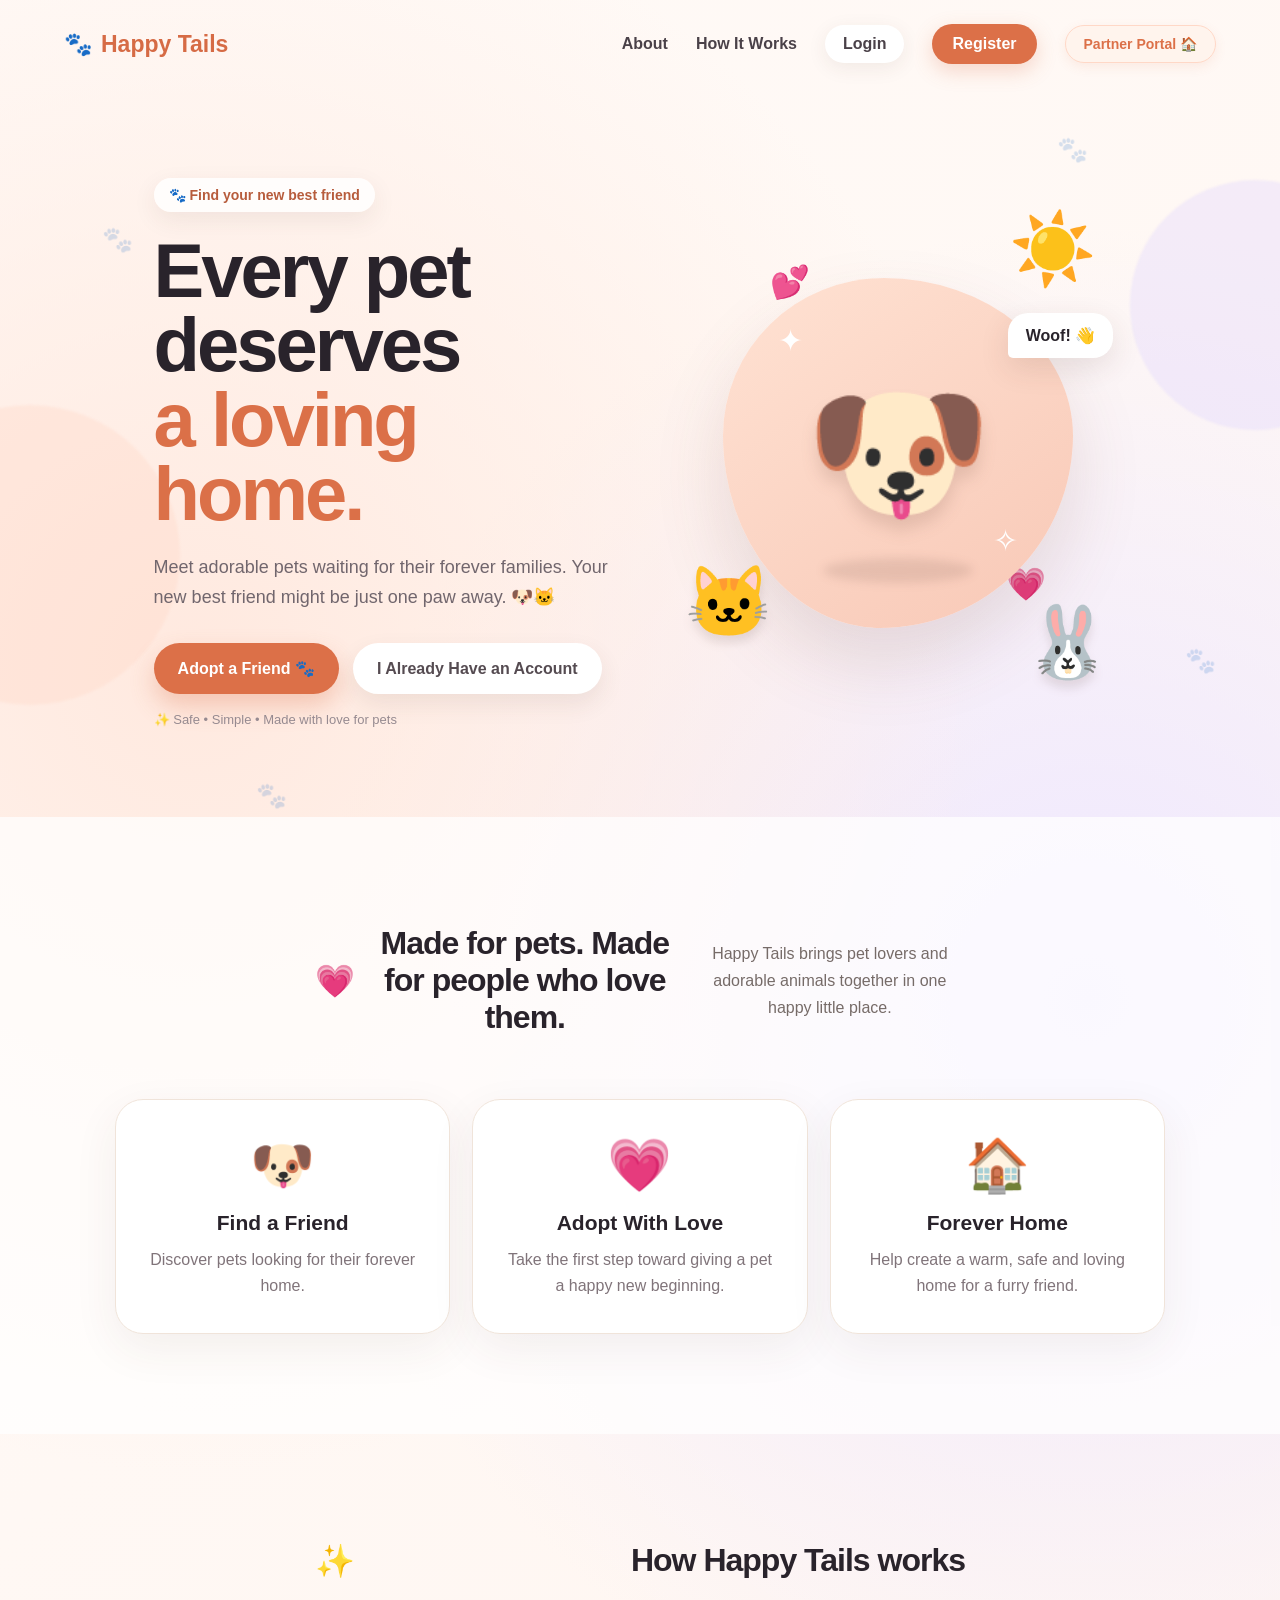
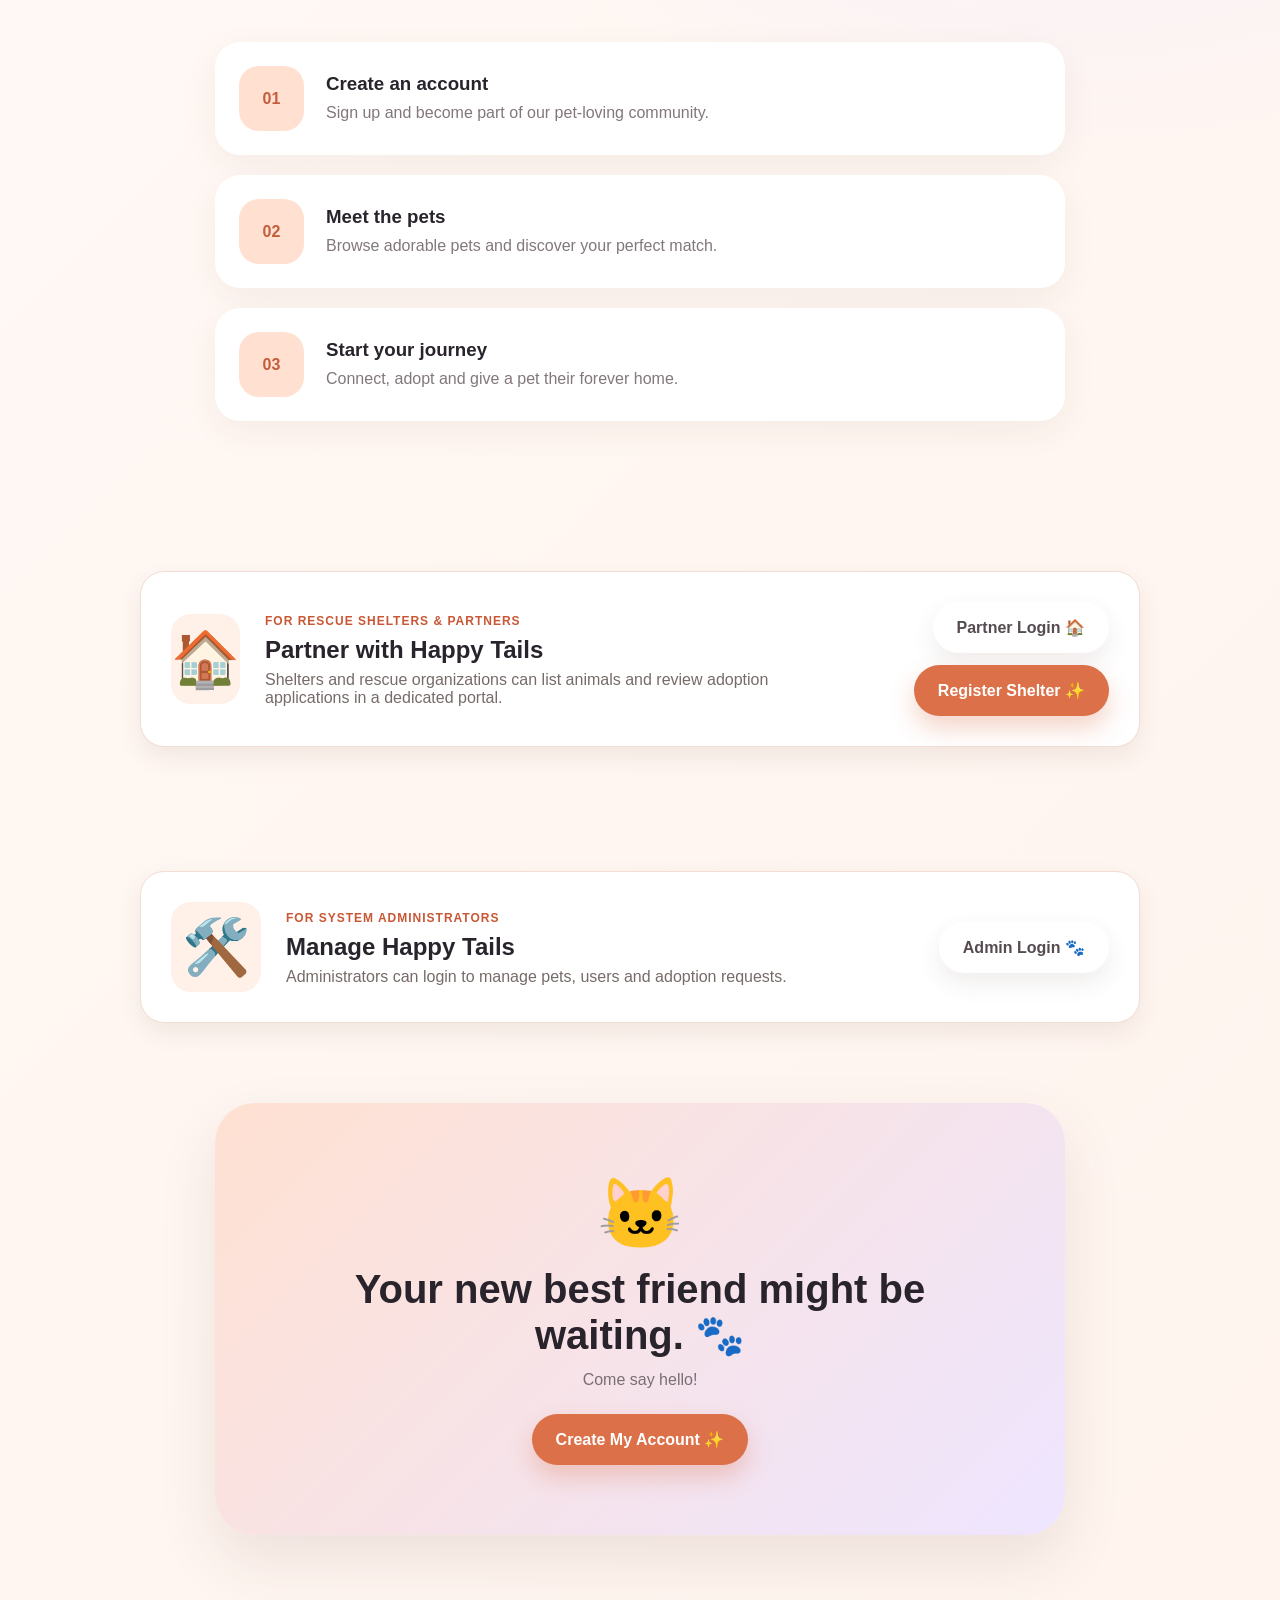
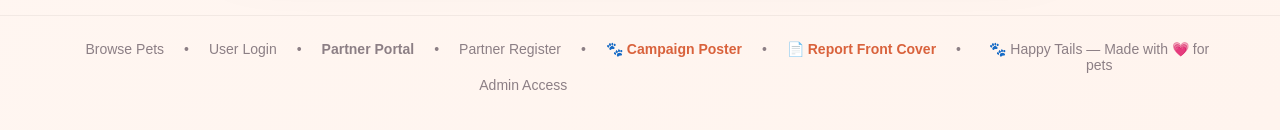
<file: frontend/index.html>
<!DOCTYPE html>
<html lang="en">

<head>
    <meta charset="UTF-8">

    <meta name="viewport" content="width=device-width, initial-scale=1.0">

    <title>Happy Tails 🐾</title>

    <link rel="stylesheet" href="css/style.css">
</head>

<body class="landing-page">

    <!-- Animated background -->
    <div class="background-decor">

        <span class="paw paw-1">🐾</span>
        <span class="paw paw-2">🐾</span>
        <span class="paw paw-3">🐾</span>
        <span class="paw paw-4">🐾</span>

        <span class="cloud cloud-1">☁️</span>
        <span class="cloud cloud-2">☁️</span>

        <div class="blob blob-1"></div>
        <div class="blob blob-2"></div>

    </div>


    <!-- Navigation -->
    <nav class="landing-nav">

        <div class="logo">
            🐾 <span>Happy Tails</span>
        </div>

        <div class="nav-links">

            <a href="#about">
                About
            </a>

            <a href="#how-it-works">
                How It Works
            </a>

            <a href="login.html" class="nav-login">
                Login
            </a>

            <a href="register.html" class="nav-register">
                Register
            </a>

            <a href="partner-login.html" class="nav-partner">
                Partner Portal 🏠
            </a>
        </div>

    </nav>


    <!-- Hero -->
    <main class="hero">

        <section class="hero-text">

            <div class="mini-badge">
                🐾 Find your new best friend
            </div>

            <h1>
                Every pet deserves
                <span>a loving home.</span>
            </h1>

            <p>
                Meet adorable pets waiting for their
                forever families. Your new best friend
                might be just one paw away. 🐶🐱
            </p>

            <div class="hero-buttons">

                <a href="register.html" class="hero-button primary">
                    Adopt a Friend 🐾
                </a>

                <a href="login.html" class="hero-button secondary">
                    I Already Have an Account
                </a>

            </div>

            <div class="tiny-note">
                ✨ Safe • Simple • Made with love for pets
            </div>

        </section>


        <!-- Cute pet illustration -->
        <section class="pet-scene">

            <div class="sun">
                ☀️
            </div>

            <div class="floating-heart heart-1">
                💕
            </div>

            <div class="floating-heart heart-2">
                💗
            </div>

            <div class="pet-card">

                <div class="pet-sparkle sparkle-1">
                    ✦
                </div>

                <div class="pet-sparkle sparkle-2">
                    ✧
                </div>

                <div class="main-pet">
                    🐶
                </div>

                <div class="pet-shadow"></div>

                <div class="pet-speech">
                    Woof! 👋
                </div>

            </div>

            <div class="small-pet cat">
                🐱
            </div>

            <div class="small-pet bunny">
                🐰
            </div>

        </section>

    </main>


    <!-- About -->
    <section id="about" class="info-section">

        <div class="section-heading">

            <span>💗</span>

            <h2>
                Made for pets.
                Made for people who love them.
            </h2>

            <p>
                Happy Tails brings pet lovers and adorable
                animals together in one happy little place.
            </p>

        </div>


        <div class="feature-grid">

            <div class="feature-card">

                <div class="feature-icon">
                    🐶
                </div>

                <h3>
                    Find a Friend
                </h3>

                <p>
                    Discover pets looking for their forever home.
                </p>

            </div>


            <div class="feature-card">

                <div class="feature-icon">
                    💗
                </div>

                <h3>
                    Adopt With Love
                </h3>

                <p>
                    Take the first step toward giving a pet
                    a happy new beginning.
                </p>

            </div>


            <div class="feature-card">

                <div class="feature-icon">
                    🏠
                </div>

                <h3>
                    Forever Home
                </h3>

                <p>
                    Help create a warm, safe and loving home
                    for a furry friend.
                </p>

            </div>

        </div>

    </section>


    <!-- How it works -->
    <section id="how-it-works" class="how-section">

        <div class="section-heading">

            <span>✨</span>

            <h2>
                How Happy Tails works
            </h2>

        </div>


        <div class="steps">

            <div class="step">

                <div class="step-number">
                    01
                </div>

                <div>

                    <h3>
                        Create an account
                    </h3>

                    <p>
                        Sign up and become part of our pet-loving community.
                    </p>

                </div>

            </div>


            <div class="step">

                <div class="step-number">
                    02
                </div>

                <div>

                    <h3>
                        Meet the pets
                    </h3>

                    <p>
                        Browse adorable pets and discover your perfect match.
                    </p>

                </div>

            </div>


            <div class="step">

                <div class="step-number">
                    03
                </div>

                <div>

                    <h3>
                        Start your journey
                    </h3>

                    <p>
                        Connect, adopt and give a pet their forever home.
                    </p>

                </div>

            </div>

        </div>

    </section>


    <!-- Partner Portal -->
    <section class="admin-portal-section" style="margin-bottom: 24px;">

        <div class="admin-portal-card">

            <div class="admin-portal-icon">
                🏠
            </div>

            <div>

                <span class="admin-label">
                    FOR RESCUE SHELTERS & PARTNERS
                </span>

                <h2>
                    Partner with Happy Tails
                </h2>

                <p>
                    Shelters and rescue organizations can list animals and review adoption applications in a dedicated
                    portal.
                </p>

            </div>

            <div style="display: flex; gap: 12px; margin-left: auto; flex-wrap: wrap;">
                <a href="partner-login.html" class="hero-button secondary">
                    Partner Login 🏠
                </a>

                <a href="partner-register.html" class="hero-button primary">
                    Register Shelter ✨
                </a>
            </div>

        </div>

    </section>


    <!-- Admin Portal -->
    <section class="admin-portal-section">

        <div class="admin-portal-card">

            <div class="admin-portal-icon">
                🛠️
            </div>

            <div>

                <span class="admin-label">
                    FOR SYSTEM ADMINISTRATORS
                </span>

                <h2>
                    Manage Happy Tails
                </h2>

                <p>
                    Administrators can login to manage pets,
                    users and adoption requests.
                </p>

            </div>

            <a href="login.html" class="hero-button secondary">
                Admin Login 🐾
            </a>

        </div>

    </section>


    <!-- Final CTA -->
    <section class="final-cta">

        <div class="cta-pet">
            🐱
        </div>

        <h2>
            Your new best friend
            might be waiting. 🐾
        </h2>

        <p>
            Come say hello!
        </p>

        <a href="register.html" class="hero-button primary">
            Create My Account ✨
        </a>

    </section>


    <footer>

        <div
            style="margin-bottom: 12px; display: flex; gap: 20px; justify-content: center; flex-wrap: wrap; font-size: 14px;">
            <a href="pets.html" style="color: inherit;">Browse Pets</a>
            <span>•</span>
            <a href="login.html" style="color: inherit;">User Login</a>
            <span>•</span>
            <a href="partner-login.html" style="color: inherit; font-weight: 600;">Partner Portal</a>
            <span>•</span>
            <a href="partner-register.html" style="color: inherit;">Partner Register</a>
            <span>•</span>
            <a href="poster.html" style="color: var(--primary, #d9623c); font-weight: 700;">🐾 Campaign Poster</a>
            <span>•</span>
            <a href="report-cover.html" style="color: var(--primary, #d9623c); font-weight: 700;">📄 Report Front Cover</a>
            <span>•</span>
            <a href="login.html" style="color: inherit;">Admin Access</a>
        </div>

        <div>
            🐾 Happy Tails — Made with 💗 for pets
        </div>

    </footer>


    <script>

        // Small mouse movement effect for the pet
        const pet = document.querySelector(".pet-card");

        document.addEventListener("mousemove", function (event) {

            const x =
                (event.clientX / window.innerWidth - 0.5) * 10;

            const y =
                (event.clientY / window.innerHeight - 0.5) * 10;

            pet.style.transform =
                `translate(${x}px, ${y}px)`;

        });

    </script>

</body>

</html>
</file>
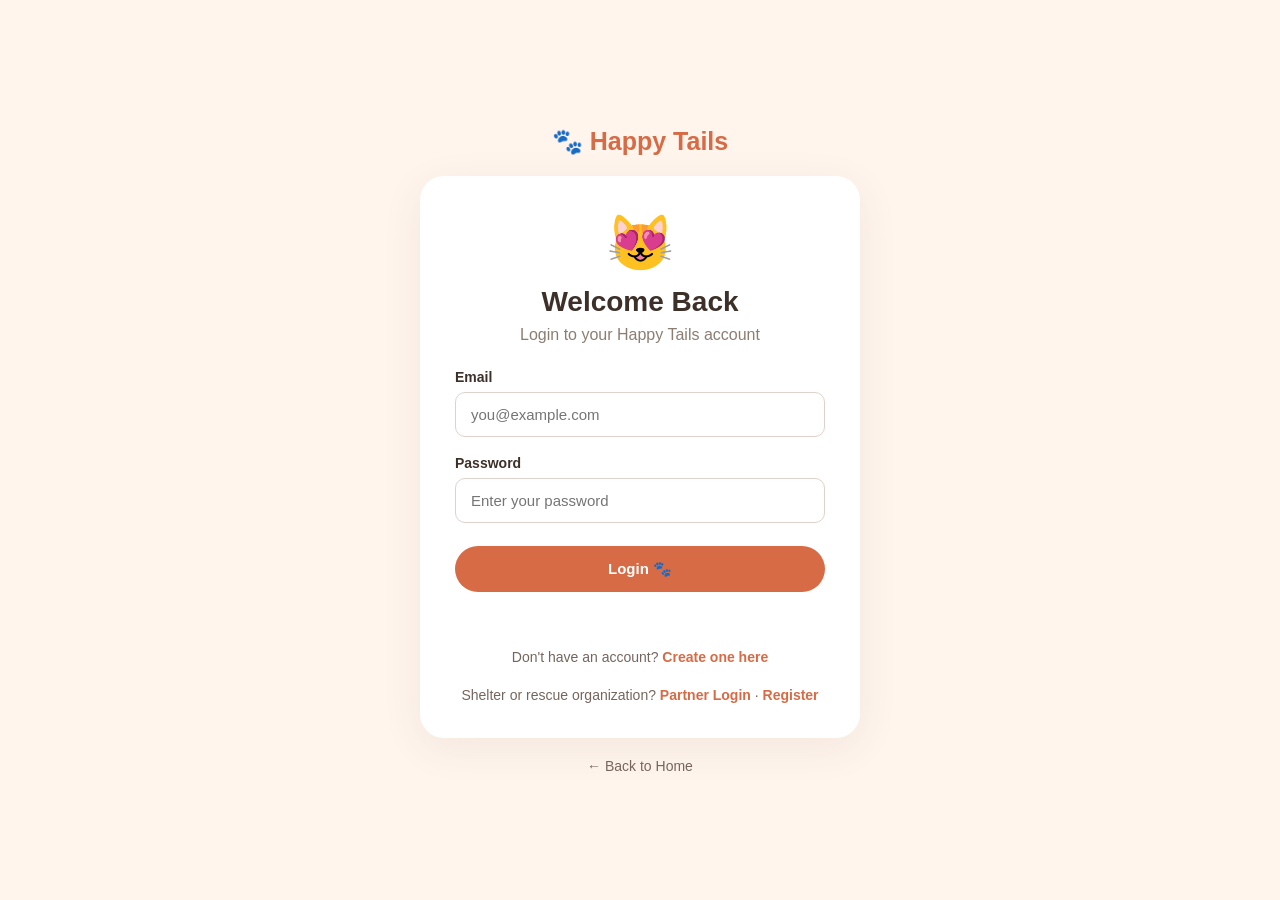
<file: frontend/admin-dashboard.html>
```html
<!DOCTYPE html>
<html lang="en">

<head>
    <meta charset="UTF-8">
    <meta name="viewport" content="width=device-width, initial-scale=1.0">

    <title>Admin Dashboard - Happy Tails</title>

    <link rel="stylesheet" href="css/style.css">
</head>

<body>

    <!-- NAVBAR -->
    <nav class="navbar">

        <div class="logo">
            🐾 Happy Tails
        </div>

        <div class="nav-links">
            <a href="admin-dashboard.html" aria-current="page">Dashboard</a>
            <a href="#partnerOrganizations">Partners</a>
            <a href="#adminRequests">Adoption Requests</a>
        </div>

        <button
            id="logoutButton"
            class="logout-button"
            type="button">
            Logout
        </button>

    </nav>

    <!-- MAIN DASHBOARD -->
    <main class="dashboard">

        <!-- DASHBOARD HEADER -->
        <section class="dashboard-header admin-header">

            <div>
                <span class="tag">ADMIN DASHBOARD</span>

                <h1>Welcome, Admin! 🛠️</h1>

                <p>
                    Manage partner organizations and adoption
                    requests across Happy Tails.
                </p>
            </div>

            <div class="dashboard-pet">
                🐱
            </div>

        </section>

        <!-- PARTNER ORGANIZATIONS -->
        <section class="admin-section" id="partnerOrganizations">

            <div class="section-heading">

                <div>
                    <span class="tag">PARTNER ORGANIZATIONS</span>

                    <h2>Partner Organizations 🏢</h2>

                    <p>
                        Review organization registrations and
                        their verification status.
                    </p>
                </div>

                <button
                    id="refreshPartners"
                    class="card-button"
                    type="button">
                    Refresh
                </button>

            </div>

            <div
                id="partnerSummary"
                class="partner-summary"
                aria-live="polite">
            </div>

            <p
                id="partnerAdminMessage"
                class="message"
                role="status">
            </p>

            <div
                id="adminPartnerList"
                class="admin-request-list">
            </div>

        </section>

        <!-- PET LISTINGS ARE MANAGED BY APPROVED PARTNERS -->

        <!-- ADOPTION REQUESTS -->
        <section class="admin-section" id="adminRequests">

            <div class="section-heading">

                <div>
                    <span class="tag">ADOPTION REVIEW</span>

                    <h2>Adoption Requests ❤️</h2>

                    <p>
                        Review adoption requests submitted by users
                        and update their status.
                    </p>
                </div>

                <button
                    class="card-button"
                    id="refreshRequests"
                    type="button">
                    Refresh Requests
                </button>

            </div>

            <p
                id="requestActionMessage"
                class="message"
                role="status">
            </p>

            <div
                id="adminRequestList"
                class="admin-request-list">

                <p>Loading adoption requests...</p>

            </div>

        </section>

        <!-- DASHBOARD QUICK LINKS -->
        <section class="dashboard-grid">

            <div class="dashboard-card">

                <div class="card-icon">
                    🏢
                </div>

                <h2>Manage Partners</h2>

                <p>
                    Review partner registrations and verification
                    requests.
                </p>

                <button
                    class="card-button"
                    type="button"
                    onclick="document.getElementById('partnerOrganizations').scrollIntoView({behavior:'smooth'})">
                    Review Partners
                </button>

            </div>

            <div class="dashboard-card">

                <div class="card-icon">
                    ❤️
                </div>

                <h2>Adoption Requests</h2>

                <p>
                    Review requests from users who want to adopt
                    pets listed on Happy Tails.
                </p>

                <button
                    class="card-button"
                    type="button"
                    onclick="document.getElementById('adminRequests').scrollIntoView({behavior:'smooth'})">
                    Review Requests
                </button>

            </div>

        </section>

    </main>

    <!-- EXISTING JAVASCRIPT -->
    <script src="js/dashboard.js"></script>
    <script src="js/admin-requests.js"></script>
    <script src="js/admin-partners.js"></script>

</body>

</html>
</file>
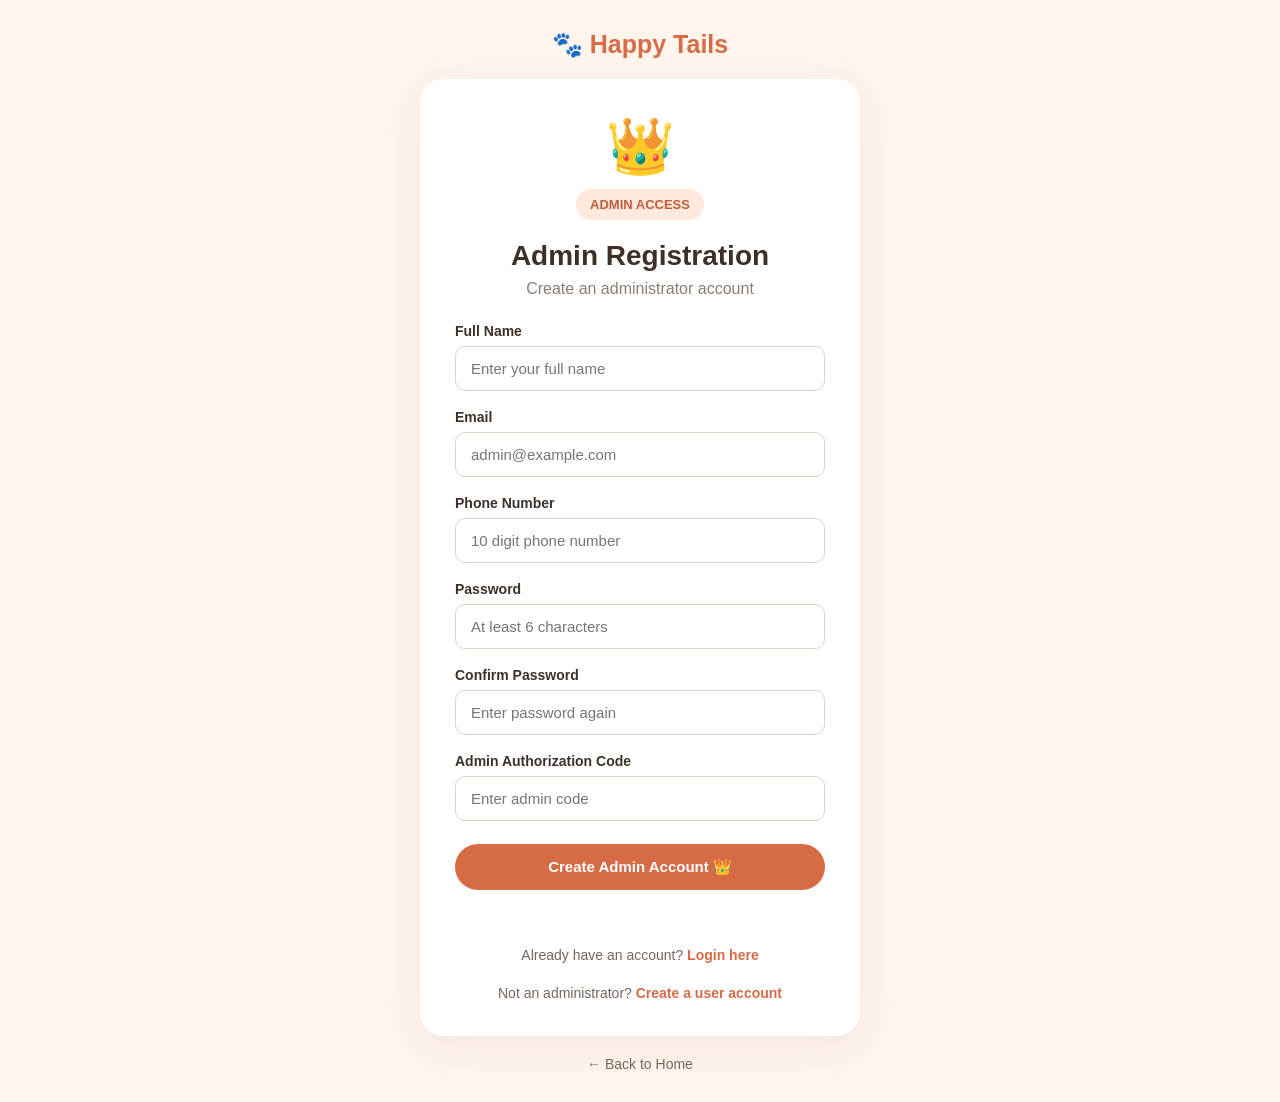
<file: frontend/admin-register.html>
<!DOCTYPE html>
<html lang="en">

<head>

    <meta charset="UTF-8">

    <meta name="viewport"
          content="width=device-width, initial-scale=1.0">

    <title>Admin Registration - Happy Tails</title>

    <link rel="stylesheet"
          href="css/style.css">

</head>

<body class="auth-page">

    <div class="auth-container">

        <div class="auth-brand">
            🐾 Happy Tails
        </div>

        <div class="auth-card">

            <div class="auth-header">

                <div class="big-icon">
                    👑
                </div>

                <span class="tag">
                    ADMIN ACCESS
                </span>

                <h1>
                    Admin Registration
                </h1>

                <p>
                    Create an administrator account
                </p>

            </div>


            <form id="adminRegisterForm">

                <div class="form-group">

                    <label for="name">
                        Full Name
                    </label>

                    <input
                        type="text"
                        id="name"
                        name="name"
                        placeholder="Enter your full name"
                        required
                    >

                </div>


                <div class="form-group">

                    <label for="email">
                        Email
                    </label>

                    <input
                        type="email"
                        id="email"
                        name="email"
                        placeholder="admin@example.com"
                        required
                    >

                </div>


                <div class="form-group">

                    <label for="phone">
                        Phone Number
                    </label>

                    <input
                        type="tel"
                        id="phone"
                        name="phone"
                        placeholder="10 digit phone number"
                        maxlength="10"
                        required
                    >

                </div>


                <div class="form-group">

                    <label for="password">
                        Password
                    </label>

                    <input
                        type="password"
                        id="password"
                        name="password"
                        placeholder="At least 6 characters"
                        required
                    >

                </div>


                <div class="form-group">

                    <label for="confirmPassword">
                        Confirm Password
                    </label>

                    <input
                        type="password"
                        id="confirmPassword"
                        name="confirmPassword"
                        placeholder="Enter password again"
                        required
                    >

                </div>


                <div class="form-group">

                    <label for="adminCode">
                        Admin Authorization Code
                    </label>

                    <input
                        type="password"
                        id="adminCode"
                        name="adminCode"
                        placeholder="Enter admin code"
                        required
                    >

                </div>


                <button
                    type="submit"
                    class="primary-button full-width">

                    Create Admin Account 👑

                </button>


                <div
                    id="adminRegisterMessage"
                    class="message">
                </div>

            </form>


            <div class="auth-footer">

                Already have an account?

                <a href="login.html">
                    Login here
                </a>

            </div>


            <div class="auth-footer">

                Not an administrator?

                <a href="register.html">
                    Create a user account
                </a>

            </div>

        </div>


        <a href="index.html"
           class="back-home">

            ← Back to Home

        </a>

    </div>


    <script src="js/admin-register.js"></script>

</body>

</html>
</file>
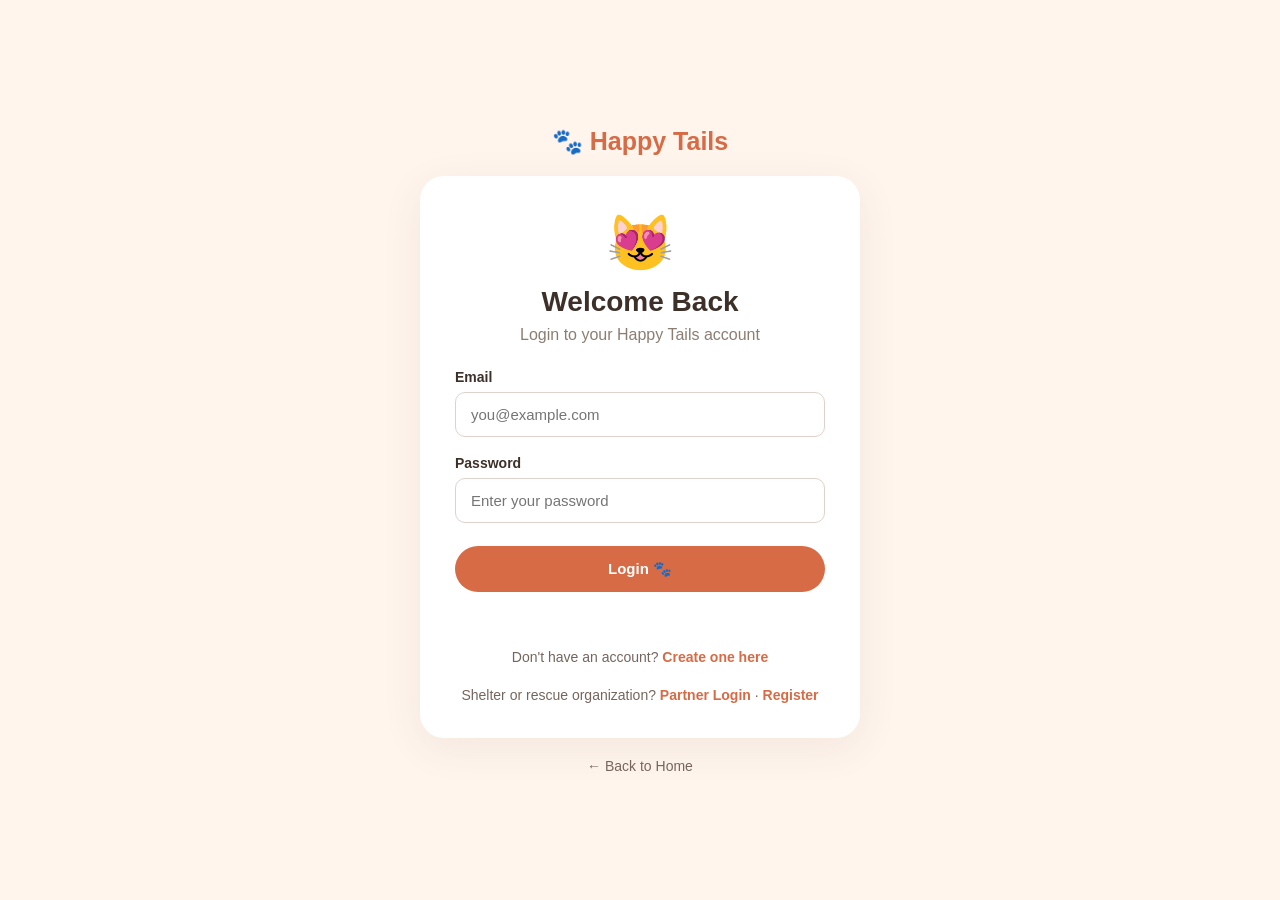
<file: frontend/login.html>
<!DOCTYPE html>
<html lang="en">

<head>

    <meta charset="UTF-8">

    <meta name="viewport"
          content="width=device-width, initial-scale=1.0">

    <title>Login - Happy Tails</title>

    <link rel="stylesheet"
          href="css/style.css">

</head>

<body class="auth-page">

    <div class="auth-container">

        <div class="auth-brand">
            🐾 Happy Tails
        </div>

        <div class="auth-card">

            <div class="auth-header">

                <div class="big-icon">
                    😻
                </div>

                <h1>Welcome Back</h1>

                <p>
                    Login to your Happy Tails account
                </p>

            </div>

            <form id="loginForm">

                <div class="form-group">

                    <label for="email">
                        Email
                    </label>

                    <input
                        type="email"
                        id="email"
                        name="email"
                        placeholder="you@example.com"
                        required
                    >

                </div>

                <div class="form-group">

                    <label for="password">
                        Password
                    </label>

                    <input
                        type="password"
                        id="password"
                        name="password"
                        placeholder="Enter your password"
                        required
                    >

                </div>

                <button
                    type="submit"
                    class="primary-button full-width">

                    Login 🐾

                </button>

                <div id="loginMessage"
                     class="message">
                </div>

            </form>

            <div class="auth-footer">

                Don't have an account?

                <a href="register.html">
                    Create one here
                </a>

            </div>
            <p class="auth-footer">Shelter or rescue organization? <a href="partner-login.html">Partner Login</a> · <a href="partner-register.html">Register</a></p>

        </div>

        <a href="index.html"
           class="back-home">
            ← Back to Home
        </a>

    </div>

    <script src="js/login.js"></script>

</body>

</html>
</file>
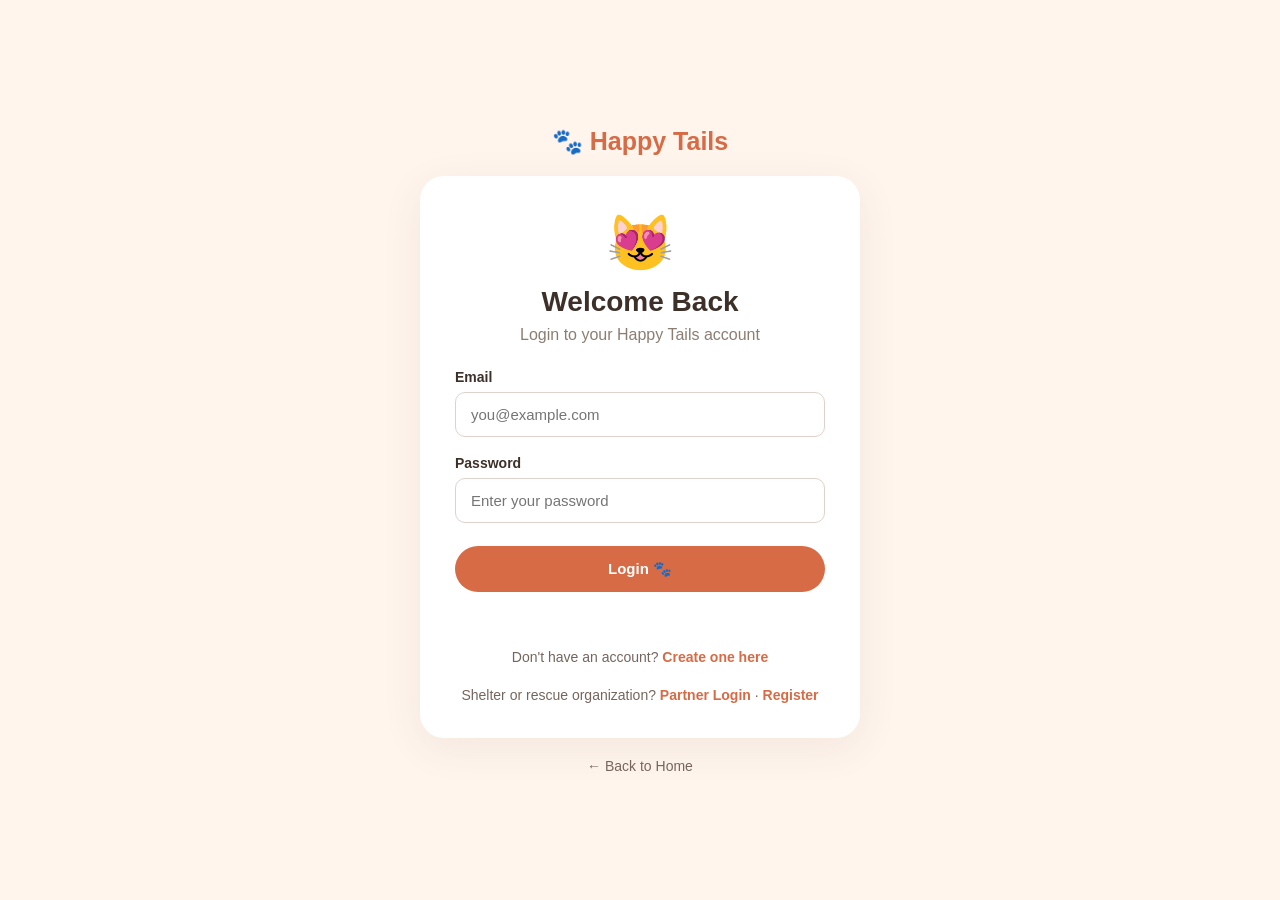
<file: frontend/my-adoption-requests.html>
<!DOCTYPE html>
<html lang="en">

<head>
    <meta charset="UTF-8">
    <meta name="viewport" content="width=device-width, initial-scale=1.0">

    <title>My Adoption Requests - Happy Tails</title>

    <link rel="stylesheet" href="css/style.css">
</head>

<body>

    <nav class="navbar">

        <div class="logo">
            🐾 Happy Tails
        </div>

        <div class="nav-links">
            <a href="user-dashboard.html">Dashboard</a>
            <a href="pets.html">Pets</a>
            <a href="my-adoption-requests.html" aria-current="page">My Requests</a>
        </div>

        <button
            id="logoutButton"
            class="logout-button">
            Logout
        </button>

    </nav>


    <main class="dashboard">

        <section class="dashboard-header">

            <div>

                <span class="tag">
                    MY REQUESTS
                </span>

                <h1>
                    My Adoption Requests ❤️
                </h1>

                <p>
                    Track the pets you have requested to adopt.
                </p>

            </div>

            <div class="dashboard-pet">
                🐶
            </div>

        </section>


        <section class="admin-section">

            <div class="section-heading">

                <div>

                    <span class="tag">
                        REQUEST HISTORY
                    </span>

                    <h2>
                        Your Adoption Requests
                    </h2>

                </div>

                <button
                    class="card-button"
                    onclick="loadMyRequests()">
                    🔄 Refresh
                </button>

            </div>


            <div
                id="requestList"
                class="dashboard-grid">

                <p>
                    Loading your requests... 🐾
                </p>

            </div>

        </section>

    </main>


    <script src="js/my-adoption-requests.js"></script>

</body>

</html>
</file>
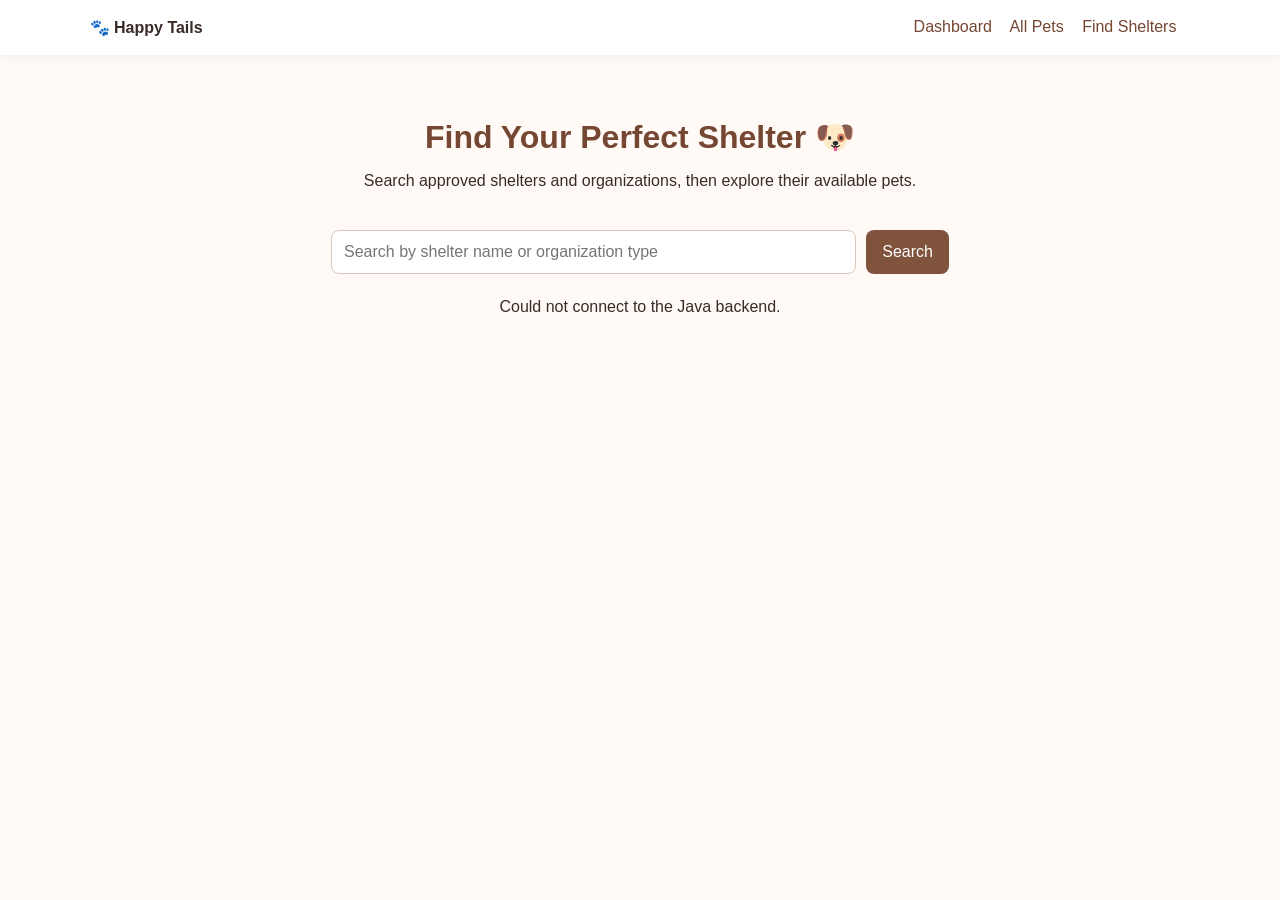
<file: frontend/organizations.html>
<!DOCTYPE html>
<html lang="en">
<head>
    <meta charset="UTF-8">
    <meta name="viewport" content="width=device-width, initial-scale=1.0">
    <title>Find Shelters | Happy Tails</title>
    <style>
        * { box-sizing: border-box; }
        body {
            margin: 0;
            font-family: Arial, sans-serif;
            background: #fffaf5;
            color: #382b27;
        }
        nav {
            padding: 18px 7%;
            background: white;
            display: flex;
            justify-content: space-between;
            gap: 16px;
            flex-wrap: wrap;
            box-shadow: 0 2px 10px #0000000d;
        }
        nav a { color: #754631; text-decoration: none; margin-right: 14px; }
        header { text-align: center; padding: 42px 16px 24px; }
        header h1 { color: #754631; margin-bottom: 8px; }
        .search-area {
            display: flex;
            gap: 10px;
            max-width: 650px;
            margin: 0 auto;
            padding: 0 16px;
        }
        input, textarea {
            width: 100%;
            padding: 12px;
            border: 1px solid #d8c7bd;
            border-radius: 8px;
            font: inherit;
        }
        button {
            padding: 11px 16px;
            border: 0;
            border-radius: 8px;
            background: #80533d;
            color: white;
            cursor: pointer;
            font: inherit;
        }
        button:disabled { opacity: .6; cursor: wait; }
        main { max-width: 1100px; margin: 24px auto; padding: 0 16px 48px; }
        #message { text-align: center; margin: 18px 0; }
        .grid {
            display: grid;
            grid-template-columns: repeat(auto-fit, minmax(260px, 1fr));
            gap: 18px;
        }
        .card {
            background: white;
            border: 1px solid #eee0d7;
            border-radius: 14px;
            padding: 20px;
            box-shadow: 0 5px 18px #00000008;
        }
        .card h2 { color: #754631; margin-top: 0; }
        .muted { color: #74665f; line-height: 1.5; overflow-wrap: anywhere; }
        .pet { border-top: 1px solid #eee0d7; margin-top: 16px; padding-top: 16px; }
        .pet h3 { margin-bottom: 6px; }
        .adoption-form { margin-top: 12px; }
        .adoption-form label { display: block; margin: 8px 0; }
        .adoption-form textarea { resize: vertical; }
        .small-message { font-size: .92rem; margin-top: 8px; }
        @media (max-width: 520px) {
            .search-area { flex-direction: column; }
            nav { flex-direction: column; }
        }
    </style>
</head>
<body>
    <nav>
        <strong>🐾 Happy Tails</strong>
        <div>
            <a href="dashboard.html">Dashboard</a>
            <a href="pets.html">All Pets</a>
            <a href="organizations.html">Find Shelters</a>
        </div>
    </nav>

    <header>
        <h1>Find Your Perfect Shelter 🐶</h1>
        <p>Search approved shelters and organizations, then explore their available pets.</p>
    </header>

    <form class="search-area" id="searchForm">
        <input id="keyword" type="search" maxlength="100"
               placeholder="Search by shelter name or organization type"
               aria-label="Search organizations">
        <button id="searchButton" type="submit">Search</button>
    </form>

    <main>
        <p id="message" role="status">Loading approved organizations...</p>
        <section id="organizationList" class="grid"></section>
    </main>

    <script src="js/organizations.js"></script>
</body>
</html>
</file>
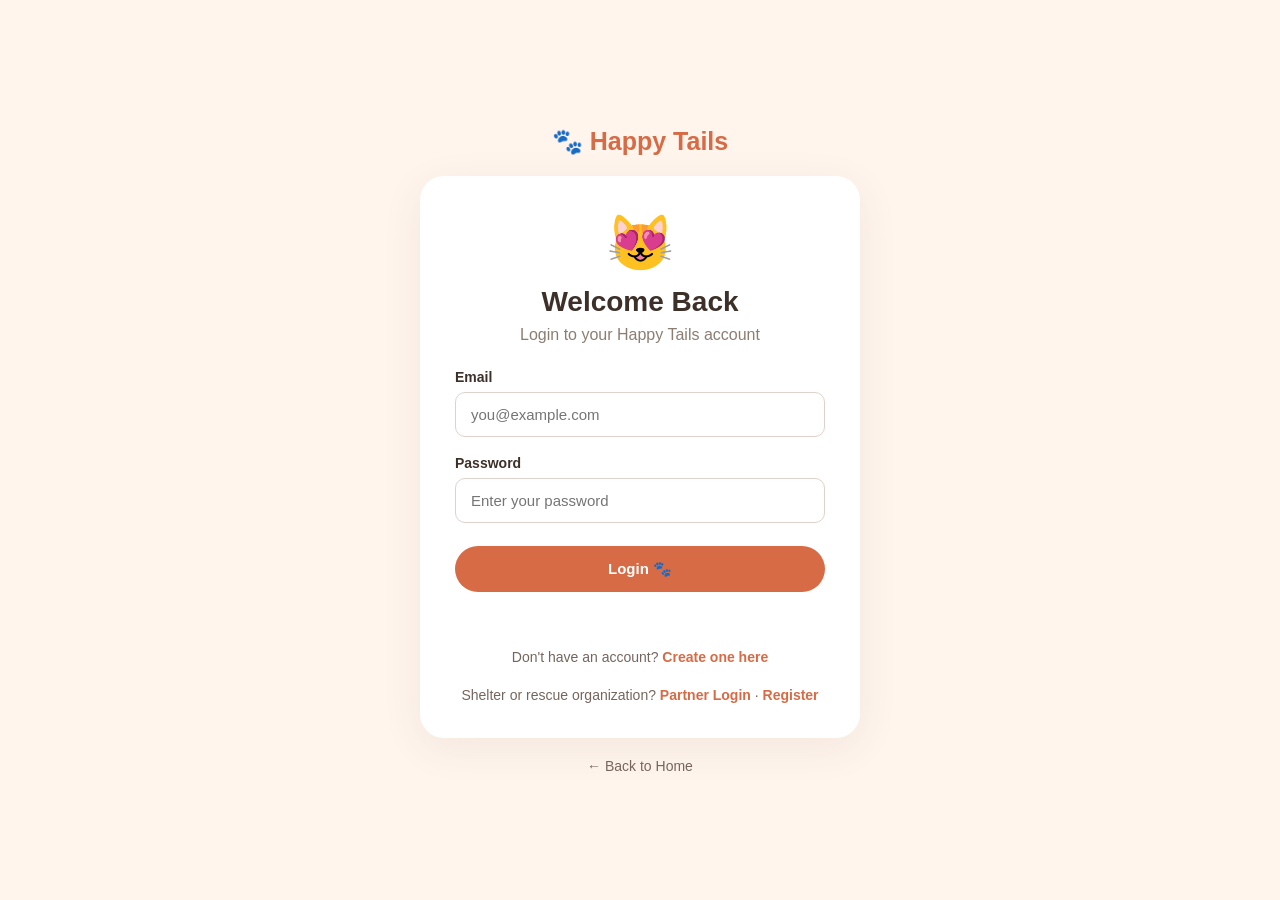
<file: frontend/partner-dashboard.html>
<!DOCTYPE html>
<html lang="en">
<head>
    <meta charset="UTF-8">
    <meta name="viewport" content="width=device-width, initial-scale=1">
    <title>Partner Dashboard | Happy Tails</title>
    <link rel="stylesheet" href="css/style.css">
</head>
<body class="partner-dashboard-page">

<nav class="navbar">
    <a class="logo" href="partner-dashboard.html">🐾 Happy Tails</a>
    <div class="nav-links">
        <a href="#partnerPets">My Pets</a>
        <a href="#partnerRequests">Adoption Requests</a>
        <a href="#organizationProfile">Organization</a>
    </div>
    <button id="partnerLogout" class="logout-button" type="button">Logout</button>
</nav>

<main class="dashboard partner-dashboard">

    <header class="partner-welcome">
        <div class="partner-welcome-text">
            <span class="tag">PARTNER DASHBOARD</span>
            <h1>Welcome back, <span id="organizationName">Partner</span>! 🐾</h1>
            <p>Your little space to help pets find loving homes.</p>
            <a href="#partnerPets" class="hero-button primary partner-cta">
                Manage my pets
            </a>
        </div>
        <div class="partner-welcome-art" aria-hidden="true">🐕</div>
    </header>

    <section class="partner-status-panel">
        <div class="partner-status-icon">🏠</div>
        <div>
            <h2>Organization verification</h2>
            <span id="partnerStatus" class="partner-verification-badge">Loading...</span>
            <p id="partnerStatusMessage" role="status">
                Checking your organization status...
            </p>
        </div>
    </section>

    <div id="partnerManagement" hidden>

        <section id="organizationProfile" class="partner-section">
            <div class="partner-section-heading">
                <div>
                    <span class="tag">YOUR ORGANIZATION</span>
                    <h2 id="profileHeading">Organization profile</h2>
                    <p>Your registered organization details.</p>
                </div>
                <span class="partner-heading-icon" aria-hidden="true">🏡</span>
            </div>

            <div class="partner-profile-card">
                <div class="partner-profile-avatar" aria-hidden="true">🏠</div>
                <p id="partnerProfileDetails"></p>
            </div>
        </section>

        <section id="partnerPets" class="partner-section">
            <div class="partner-section-heading">
                <div>
                    <span class="tag">PET MANAGEMENT</span>
                    <h2>Meet your furry friends 🐾</h2>
                    <p>Add and manage the pets listed by your organization.</p>
                </div>
                <span class="partner-heading-icon" aria-hidden="true">🐶</span>
            </div>

            <div class="partner-form-card">
                <div class="partner-form-title">
                    <span class="partner-form-icon">＋</span>
                    <div>
                        <h3>Add a pet listing</h3>
                        <p>Help someone find their new best friend.</p>
                    </div>
                </div>

                <form id="partnerPetForm" class="partner-pet-form">
                    <input type="hidden" name="petId">

                    <div class="partner-form-grid">
                        <label>
                            Pet name <span>*</span>
                            <input name="name" maxlength="100"
                                   placeholder="e.g. Milo" required>
                        </label>

                        <label>
                            Animal type <span>*</span>
                            <select name="type" required>
                                <option value="">Choose an animal</option>
                                <option value="Dog">Dog</option>
                                <option value="Cat">Cat</option>
                                <option value="Rabbit">Rabbit</option>
                                <option value="Bird">Bird</option>
                                <option value="Other">Other</option>
                            </select>
                        </label>

                        <label>
                            Breed
                            <input name="breed" maxlength="100"
                                   placeholder="e.g. Indie">
                        </label>

                        <label>
                            Age (years) <span>*</span>
                            <input name="age" type="number" min="0" max="100"
                                   placeholder="e.g. 2" required>
                        </label>

                        <label>
                            Gender
                            <select name="gender">
                                <option value="Not specified">Not specified</option>
                                <option value="Male">Male</option>
                                <option value="Female">Female</option>
                            </select>
                        </label>

                        <label>
                            Photo URL or emoji
                            <input name="imageUrl" maxlength="500"
                                   placeholder="🐶 or image URL">
                        </label>

                        <label class="partner-description-field">
                            About this pet
                            <textarea name="description" maxlength="1000"
                                      rows="4"
                                      placeholder="Tell adopters about this pet's personality..."></textarea>
                        </label>
                    </div>

                    <div class="partner-form-actions">
                        <button class="hero-button primary" id="partnerPetSubmit"
                                type="submit">＋ Add Pet</button>
                        <button class="card-button" id="cancelPetEdit"
                                type="button" hidden>Cancel edit</button>
                    </div>
                </form>

                <p id="partnerPetMessage" class="message" role="status"></p>
            </div>

            <div class="partner-list-heading">
                <div>
                    <h3>Your listings</h3>
                    <p>Only manage pets belonging to your organization.</p>
                </div>
            </div>

            <div id="partnerPetList" class="pets-grid partner-pets-grid">
                <p class="partner-empty-state">Loading your pet listings...</p>
            </div>
        </section>

        <section id="partnerRequests" class="partner-section">
            <div class="partner-section-heading">
                <div>
                    <span class="tag">ADOPTION ACTIVITY</span>
                    <h2>Adoption requests ❤️</h2>
                    <p>Follow requests made for pets listed by your organization.</p>
                </div>
                <button id="refreshPartnerRequests" class="card-button"
                        type="button">↻ Refresh</button>
            </div>

            <div class="partner-notice">
                <span aria-hidden="true">ℹ️</span>
                <p>
                    <strong>How decisions work:</strong>
                    Happy Tails admins review and approve or reject adoption
                    requests. This page displays the decision; partners cannot
                    change request statuses.
                </p>
            </div>

            <div id="partnerRequestList" class="admin-request-list partner-request-grid">
                <p class="partner-empty-state">Loading adoption requests...</p>
            </div>
        </section>

    </div>
</main>

<footer class="partner-footer">
    Made with ❤️ for pets waiting for a home · Happy Tails
</footer>

<script src="js/partner-dashboard.js"></script>
</body>
</html>
</file>
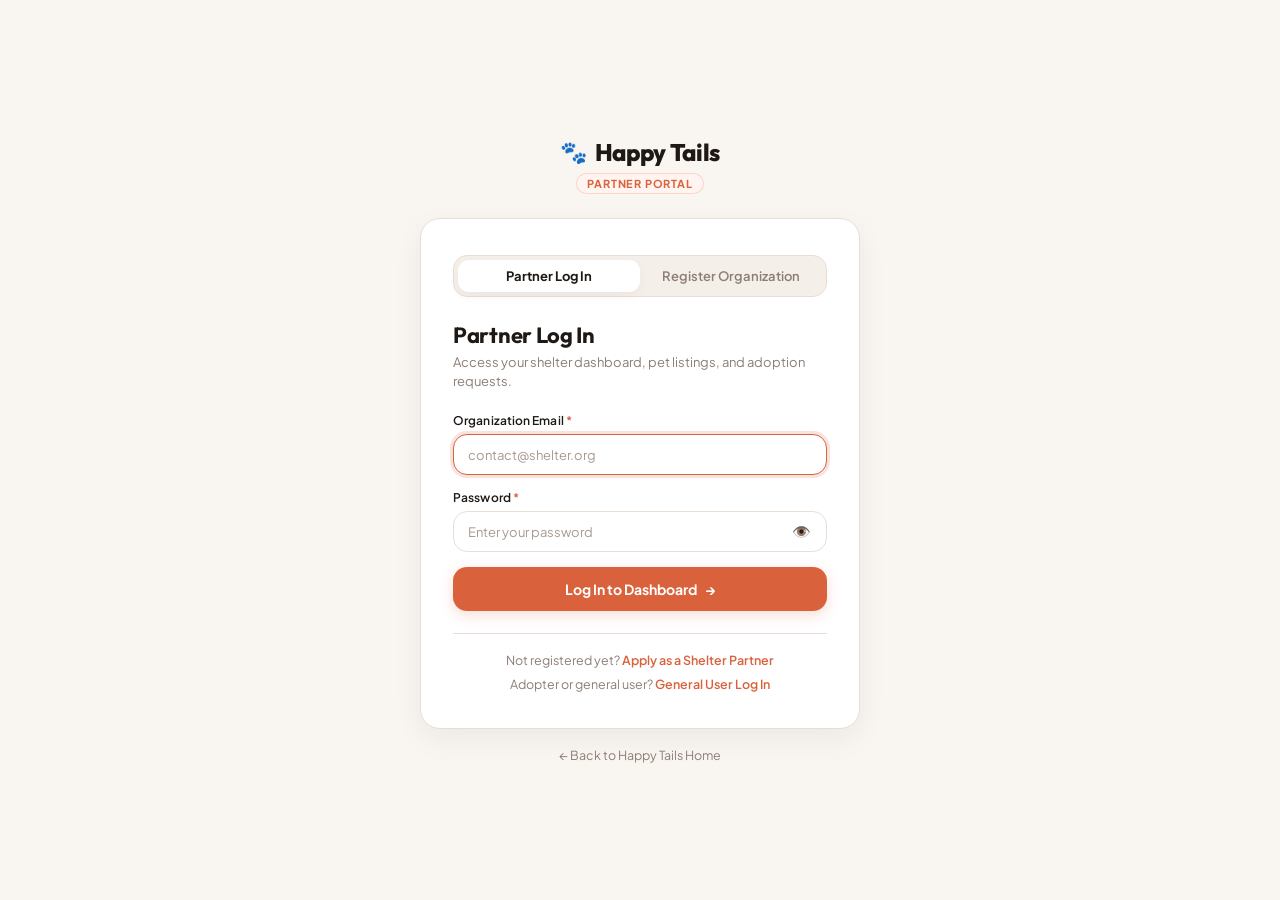
<file: frontend/partner-login.html>
<!DOCTYPE html>
<html lang="en">
<head>
    <meta charset="UTF-8">
    <meta name="viewport" content="width=device-width, initial-scale=1.0">
    <meta name="description" content="Log in to the Happy Tails Partner Portal to manage your shelter pets and adoption requests.">
    <title>Partner Log In - Happy Tails 🐾</title>
    
    <link rel="stylesheet" href="css/partner-minimal.css">
</head>

<body class="partner-minimal-page">

    <!-- Minimal Brand Header -->
    <header class="pm-header">
        <a href="index.html" class="pm-logo" id="partnerBrandLink">
            <span class="paw">🐾</span> Happy Tails
        </a>
        <div>
            <span class="pm-badge">Partner Portal</span>
        </div>
    </header>

    <!-- Minimal Card Container -->
    <main class="pm-card pm-card-login" id="partnerLoginCard">

        <!-- Navigation Tabs: Login / Register -->
        <nav class="pm-tabs" aria-label="Partner Portal Navigation">
            <a href="partner-login.html" class="pm-tab active" id="tabPartnerLogin" aria-current="page">Partner Log In</a>
            <a href="partner-register.html" class="pm-tab" id="tabPartnerRegister">Register Organization</a>
        </nav>

        <div class="pm-title-group">
            <h1 class="pm-title">Partner Log In</h1>
            <p class="pm-subtitle">
                Access your shelter dashboard, pet listings, and adoption requests.
            </p>
        </div>

        <form id="partnerLoginForm" novalidate>

            <!-- Email -->
            <div class="pm-field">
                <div class="pm-label-wrap">
                    <label for="email" class="pm-label">Organization Email <span class="req">*</span></label>
                </div>
                <div class="pm-input-wrap">
                    <input 
                        type="email" 
                        id="email" 
                        name="email" 
                        class="pm-input" 
                        placeholder="contact@shelter.org" 
                        required 
                        autocomplete="email"
                        autofocus
                    >
                </div>
            </div>

            <!-- Password -->
            <div class="pm-field">
                <div class="pm-label-wrap">
                    <label for="password" class="pm-label">Password <span class="req">*</span></label>
                </div>
                <div class="pm-input-wrap">
                    <input 
                        type="password" 
                        id="password" 
                        name="password" 
                        class="pm-input" 
                        placeholder="Enter your password" 
                        required 
                        autocomplete="current-password"
                    >
                    <button type="button" class="pm-pass-toggle" id="toggleLoginPassword" aria-label="Toggle password visibility">👁️</button>
                </div>
            </div>

            <!-- Alert Message Box -->
            <div id="partnerLoginMessage" class="pm-message message" role="status" aria-live="polite"></div>

            <!-- Submit Button -->
            <button type="submit" class="pm-submit-btn" id="submitPartnerLoginBtn">
                <span>Log In to Dashboard</span>
                <span aria-hidden="true">→</span>
            </button>

        </form>

        <!-- Footer Links -->
        <div class="pm-footer-links">
            <div>
                Not registered yet? 
                <a href="partner-register.html" id="linkToPartnerRegister">Apply as a Shelter Partner</a>
            </div>
            <div>
                Adopter or general user? 
                <a href="login.html" id="linkToUserLogin">General User Log In</a>
            </div>
        </div>

    </main>

    <a href="index.html" class="pm-back">← Back to Happy Tails Home</a>

    <script src="js/partner-login.js"></script>
</body>
</html>
</file>
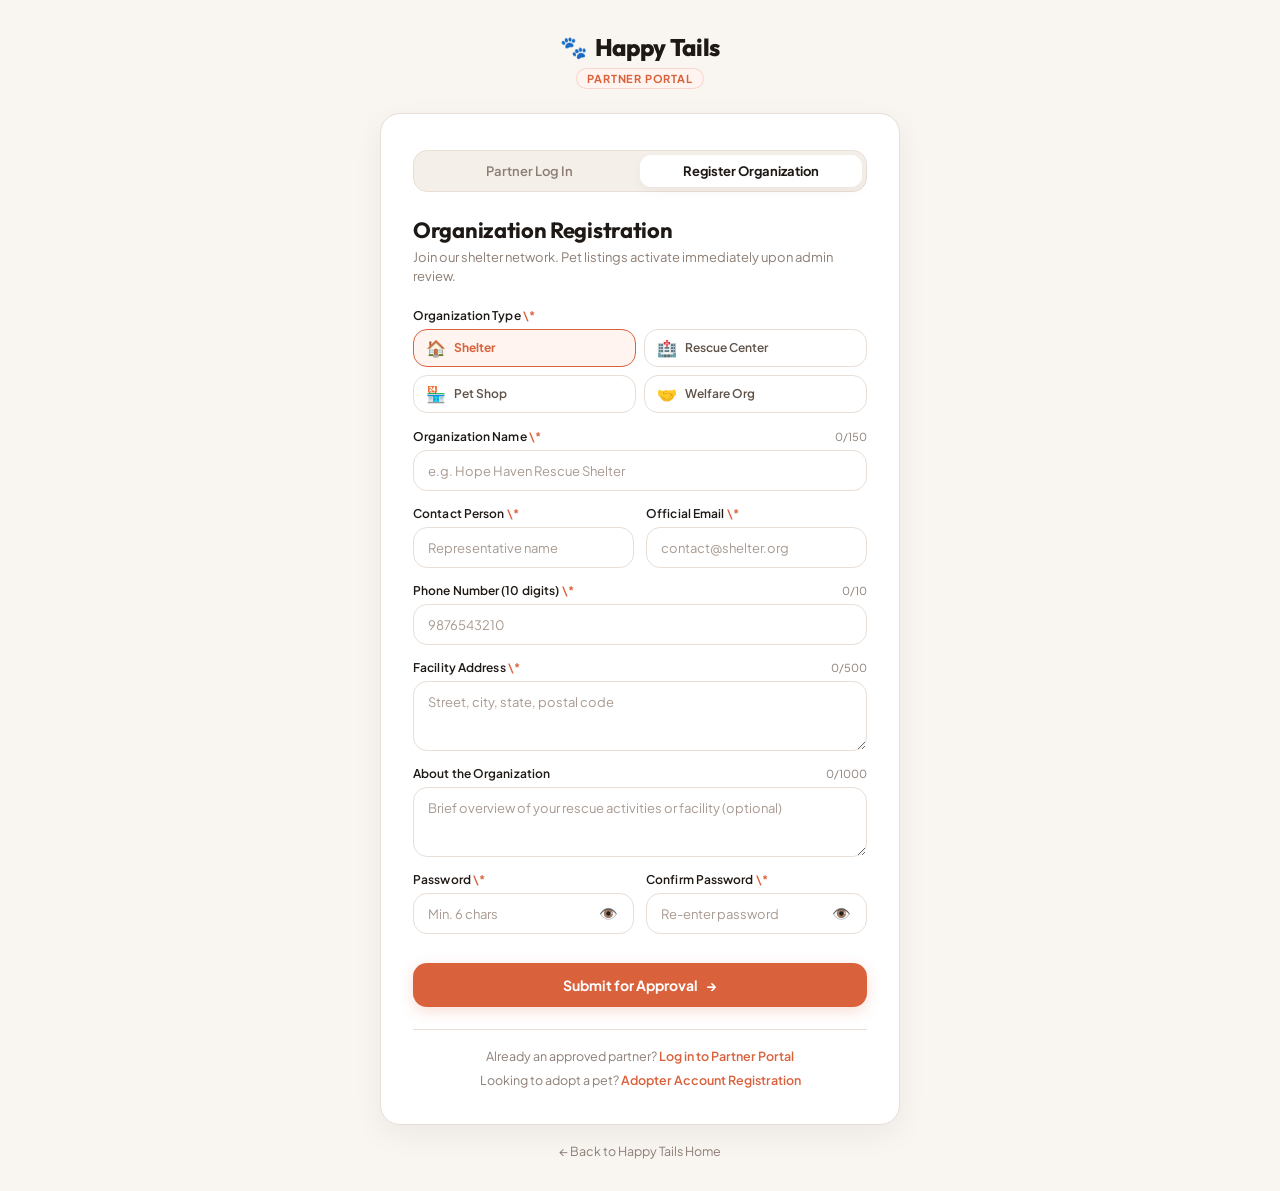
<file: frontend/partner-register.html>
<!DOCTYPE html>

<html lang="en">

<head>

    <meta charset="UTF-8">



    <meta name="viewport" content="width=device-width, initial-scale=1.0">

    <meta name="description" content="Register your shelter or animal rescue organization with Happy Tails. Minimal and secure partner registration.">

    <title>Partner Registration - Happy Tails 🐾</title>



    <link rel="stylesheet" href="css/partner-minimal.css">

</head>



<body class="partner-minimal-page">



    <!-- Minimal Brand Header -->

    <header class="pm-header">

        <a href="index.html" class="pm-logo" id="partnerBrandLink">

            <span class="paw">🐾</span> Happy Tails

        </a>

        <div>

            <span class="pm-badge">Partner Portal</span>

        </div>

    </header>



    <!-- Minimal Card Container -->

    <main class="pm-card" id="partnerAuthCard">



        <!-- Navigation Tabs: Login / Register -->

        <nav class="pm-tabs" aria-label="Partner Portal Navigation">

            <a href="partner-login.html" class="pm-tab" id="tabPartnerLogin">Partner Log In</a>

            <a href="partner-register.html" class="pm-tab active" id="tabPartnerRegister" aria-current="page">Register Organization</a>

        </nav>



        <div class="pm-title-group">

            <h1 class="pm-title">Organization Registration</h1>

            <p class="pm-subtitle">

                Join our shelter network. Pet listings activate immediately upon admin review.

            </p>

        </div>



        <form id="partnerRegisterForm" novalidate>



            <!-- Organization Type Selector (Minimal Pills) -->

            <div class="pm-field">

                <div class="pm-label-wrap">

                    <span class="pm-label">Organization Type <span class="req">\*</span></span>

                </div>



                <div class="pm-type-pills" id="pmTypePills" role="radiogroup" aria-label="Organization Type">

                    <div class="pm-type-pill selected" data-value="SHELTER" role="radio" aria-checked="true" tabindex="0">

                        <span class="pill-icon">🏠</span>

                        <span>Shelter</span>

                    </div>

                    <div class="pm-type-pill" data-value="RESCUE_CENTER" role="radio" aria-checked="false" tabindex="0">

                        <span class="pill-icon">🏥</span>

                        <span>Rescue Center</span>

                    </div>

                    <div class="pm-type-pill" data-value="PET_SHOP" role="radio" aria-checked="false" tabindex="0">

                        <span class="pill-icon">🏪</span>

                        <span>Pet Shop</span>

                    </div>

                    <div class="pm-type-pill" data-value="ANIMAL_WELFARE_ORGANIZATION" role="radio" aria-checked="false" tabindex="0">

                        <span class="pill-icon">🤝</span>

                        <span>Welfare Org</span>

                    </div>

                </div>



                <select name="organizationType" id="organizationType" class="pm-hidden-select" required aria-label="Organization Type Select">

                    <option value="SHELTER" selected>Shelter</option>

                    <option value="RESCUE_CENTER">Rescue Center</option>

                    <option value="PET_SHOP">Pet Shop</option>

                    <option value="ANIMAL_WELFARE_ORGANIZATION">Animal Welfare Organization</option>

                </select>

            </div>



            <!-- Organization Name -->

            <div class="pm-field">

                <div class="pm-label-wrap">

                    <label for="organizationName" class="pm-label">Organization Name <span class="req">\*</span></label>

                    <span class="pm-counter" id="orgNameCounter">0/150</span>

                </div>

                <div class="pm-input-wrap">

                    <input 

                        type="text" 

                        id="organizationName" 

                        name="organizationName" 

                        class="pm-input" 

                        placeholder="e.g. Hope Haven Rescue Shelter" 

                        required 

                        maxlength="150"

                        autocomplete="organization"

                    >

                </div>

            </div>



            <!-- Row: Contact Person & Email -->

            <div class="pm-field-row">

                <div class="pm-field">

                    <div class="pm-label-wrap">

                        <label for="contactPerson" class="pm-label">Contact Person <span class="req">\*</span></label>

                    </div>

                    <div class="pm-input-wrap">

                        <input 

                            type="text" 

                            id="contactPerson" 

                            name="contactPerson" 

                            class="pm-input" 

                            placeholder="Representative name" 

                            required 

                            maxlength="100"

                            autocomplete="name"

                        >

                    </div>

                </div>



                <div class="pm-field">

                    <div class="pm-label-wrap">

                        <label for="email" class="pm-label">Official Email <span class="req">\*</span></label>

                    </div>

                    <div class="pm-input-wrap">

                        <input 

                            type="email" 

                            id="email" 

                            name="email" 

                            class="pm-input" 

                            placeholder="contact@shelter.org" 

                            required 

                            autocomplete="email"

                        >


                    </div>
                </div>
            </div>


            <!-- Phone Number -->

            <div class="pm-field">

                <div class="pm-label-wrap">

                    <label for="phone" class="pm-label">Phone Number (10 digits) <span class="req">\*</span></label>

                    <span class="pm-counter" id="phoneCounter">0/10</span>

                </div>

                <div class="pm-input-wrap">

                    <input 

                        type="tel" 

                        id="phone" 

                        name="phone" 

                        class="pm-input" 

                        placeholder="9876543210" 

                        inputmode="numeric" 

                        pattern="[0-9]{10}" 

                        maxlength="10" 

                        required 

                        autocomplete="tel-national"

                    >

                </div>

            </div>



            <!-- Address -->

            <div class="pm-field">

                <div class="pm-label-wrap">

                    <label for="address" class="pm-label">Facility Address <span class="req">\*</span></label>

                    <span class="pm-counter" id="addressCounter">0/500</span>

                </div>

                <div class="pm-input-wrap">

                    <textarea 

                        id="address" 

                        name="address" 

                        class="pm-textarea" 

                        placeholder="Street, city, state, postal code" 

                        required 

                        maxlength="500"

                        rows="2"

                        autocomplete="street-address"

                    ></textarea>

                </div>

            </div>



            <!-- Description (Optional) -->

            <div class="pm-field">

                <div class="pm-label-wrap">

                    <label for="description" class="pm-label">About the Organization</label>

                    <span class="pm-counter" id="descCounter">0/1000</span>

                </div>

                <div class="pm-input-wrap">

                    <textarea 

                        id="description" 

                        name="description" 

                        class="pm-textarea" 

                        placeholder="Brief overview of your rescue activities or facility (optional)" 

                        maxlength="1000"

                        rows="2"

                    ></textarea>

                </div>

            </div>



            <!-- Row: Password & Confirm Password -->

            <div class="pm-field-row">

                <div class="pm-field">

                    <div class="pm-label-wrap">

                        <label for="password" class="pm-label">Password <span class="req">\*</span></label>

                    </div>

                    <div class="pm-input-wrap">

                        <input 

                            type="password" 

                            id="password" 

                            name="password" 

                            class="pm-input" 

                            placeholder="Min. 6 chars" 

                            minlength="6" 

                            required 

                            autocomplete="new-password"

                        >

                        <button type="button" class="pm-pass-toggle" id="togglePassword" aria-label="Toggle password visibility">👁️</button>

                    </div>

                </div>



                <div class="pm-field">

                    <div class="pm-label-wrap">

                        <label for="confirmPassword" class="pm-label">Confirm Password <span class="req">\*</span></label>

                    </div>

                    <div class="pm-input-wrap">

                        <input 

                            type="password" 

                            id="confirmPassword" 

                            name="confirmPassword" 

                            class="pm-input" 

                            placeholder="Re-enter password" 

                            minlength="6" 

                            required 

                            autocomplete="new-password"

                        >

                        <button type="button" class="pm-pass-toggle" id="toggleConfirmPassword" aria-label="Toggle confirm password visibility">👁️</button>

                    </div>

                </div>

            </div>



            <!-- Alert Message Box -->

            <div id="partnerRegisterMessage" class="pm-message message" role="status" aria-live="polite"></div>



            <!-- Submit Button -->

            <button type="submit" class="pm-submit-btn" id="submitPartnerBtn">

                <span>Submit for Approval</span>

                <span aria-hidden="true">→</span>

            </button>



        </form>



        <!-- Footer Links -->

        <div class="pm-footer-links">

            <div>

                Already an approved partner? 

                <a href="partner-login.html" id="linkToPartnerLogin">Log in to Partner Portal</a>

            </div>

            <div>

                Looking to adopt a pet? 

                <a href="register.html">Adopter Account Registration</a>

            </div>

        </div>



    </main>



    <a href="index.html" class="pm-back">← Back to Happy Tails Home</a>



    <script src="js/partner-register.js"></script>

</body>

</html>
</file>
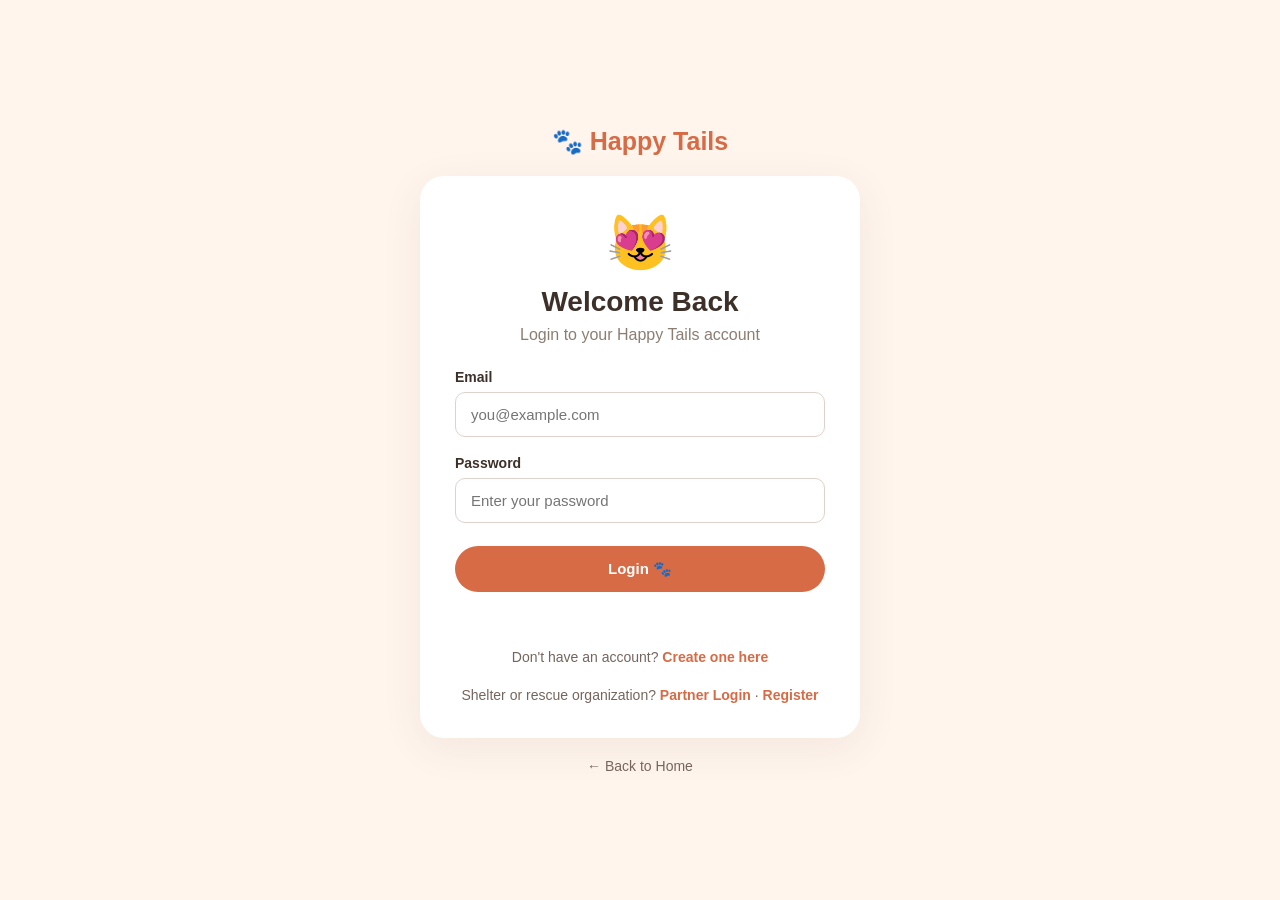
<file: frontend/pets.html>
<!DOCTYPE html>
<html lang="en">

<head>

    <meta charset="UTF-8">

    <meta name="viewport"
          content="width=device-width, initial-scale=1.0">

    <title>Available Pets - Happy Tails</title>

    <link rel="stylesheet"
          href="css/style.css">

</head>

<body>

    <nav class="navbar">

        <div class="logo">
            🐾 Happy Tails
        </div>

        <div class="nav-links">
            <a href="user-dashboard.html">Dashboard</a>
            <a href="pets.html" aria-current="page">Pets</a>
            <a href="my-adoption-requests.html">My Requests</a>
            <a href="organizations.html">Find Shelters</a>
        </div>

        <div>

            <a href="user-dashboard.html"
               class="back-link">
                ← Dashboard
            </a>

            <button
                id="logoutButton"
                class="logout-button">

                Logout

            </button>

        </div>

    </nav>


    <main class="pets-page">

        <div class="pets-page-header">

            <span class="tag">
                FIND YOUR FRIEND
            </span>

            <h1>
                Pets Waiting for a Home 🏠
            </h1>

            <p>
                Meet the lovely pets waiting for their
                forever family.
            </p>

            <button
                id="refreshPets"
                class="hero-button secondary">

                🔄 Refresh

            </button>

        </div>


        <div id="petsContainer"
             class="pets-grid">

        </div>

        <div id="petsMessage"
             class="message">

        </div>

    </main>


    <script src="js/pets.js"></script>
    <script src="js/dashboard.js"></script>

</body>

</html>
</file>
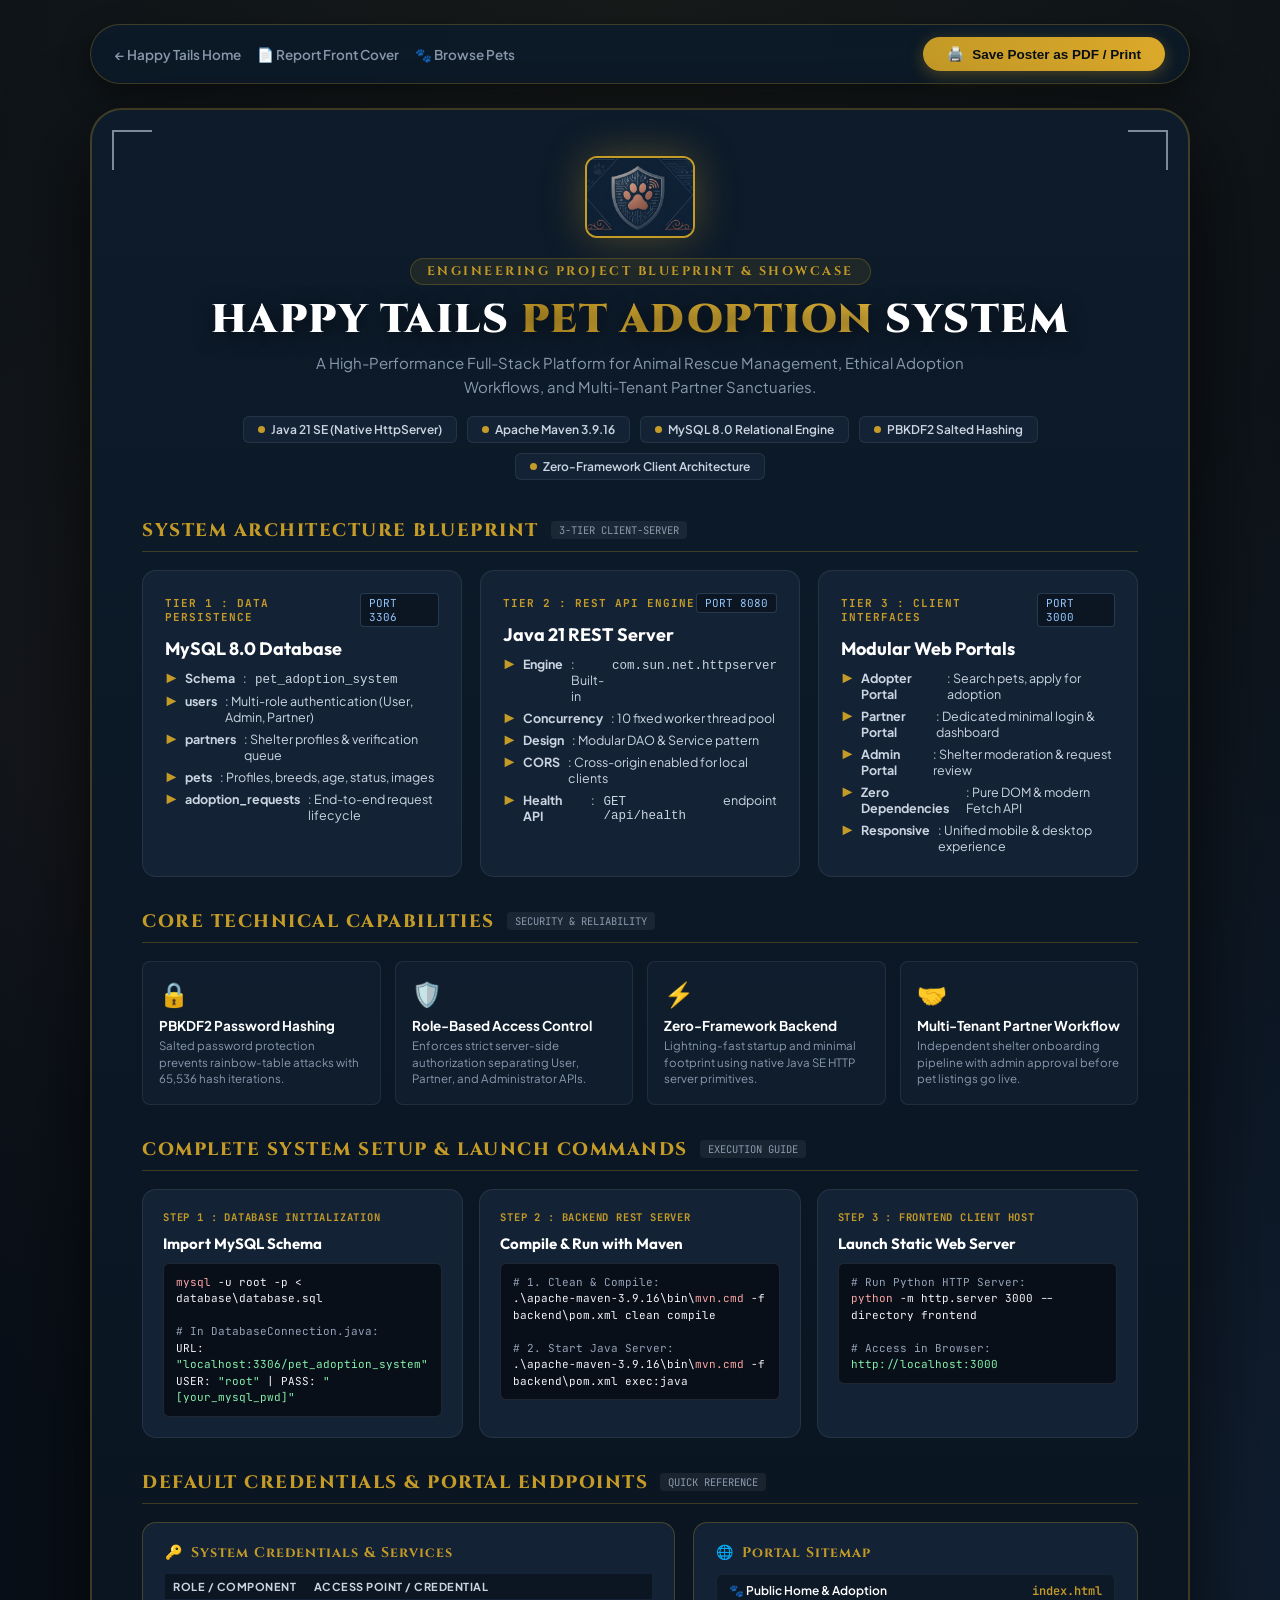
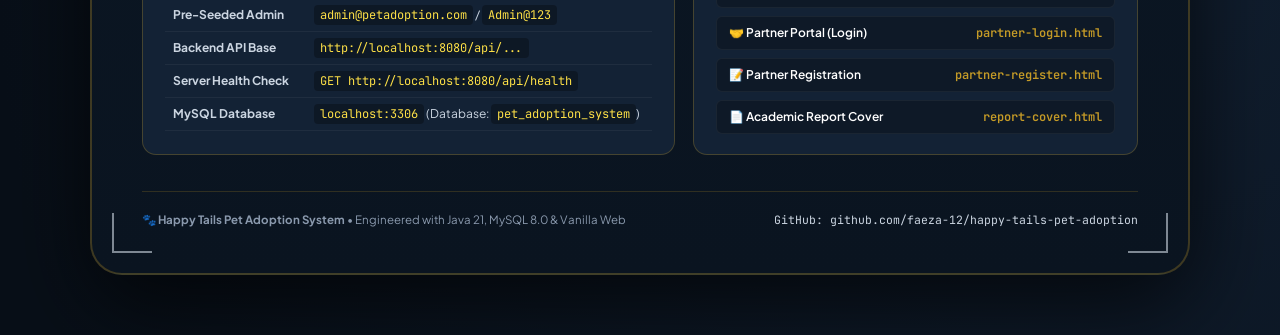
<file: frontend/poster.html>
<!DOCTYPE html>
<html lang="en">
<head>
    <meta charset="UTF-8">
    <meta name="viewport" content="width=device-width, initial-scale=1.0">
    <meta name="description" content="Happy Tails Pet Adoption System - Professional Engineering Project & Architecture Showcase Poster">
    <title>Happy Tails - Professional Project & Architecture Poster 🐾</title>
    
    <!-- Google Fonts -->
    <link rel="preconnect" href="https://fonts.googleapis.com">
    <link rel="preconnect" href="https://fonts.gstatic.com" crossorigin>
    <link href="https://fonts.googleapis.com/css2?family=Cinzel:wght@700;800;900&family=Outfit:wght@600;700;800;900&family=Plus+Jakarta+Sans:wght@400;500;600;700&family=JetBrains+Mono:wght@500;600;700&display=swap" rel="stylesheet">

    <style>
        :root {
            --navy-base: #080f18;
            --navy-card: #0d1b2a;
            --navy-surface: #132235;
            --navy-highlight: #1b2d45;
            
            --gold-accent: #c59b27;
            --gold-glow: rgba(197, 155, 39, 0.25);
            --gold-light: #fef7db;
            --bronze-copper: #d47a4c;
            
            --text-heading: #ffffff;
            --text-body: #cbd5e1;
            --text-muted: #8a99ad;
            
            --border-card: rgba(197, 155, 39, 0.28);
            --border-subtle: rgba(255, 255, 255, 0.08);
            
            --radius-sm: 8px;
            --radius-md: 14px;
            --radius-lg: 22px;
            --radius-xl: 32px;
        }

        * {
            margin: 0;
            padding: 0;
            box-sizing: border-box;
        }

        body {
            font-family: 'Plus Jakarta Sans', -apple-system, BlinkMacSystemFont, sans-serif;
            background-color: var(--navy-base);
            color: var(--text-body);
            min-height: 100vh;
            display: flex;
            flex-direction: column;
            align-items: center;
            padding: 24px 16px 60px 16px;
            background-image: 
                radial-gradient(circle at 50% 0%, rgba(197, 155, 39, 0.08) 0px, transparent 60%),
                radial-gradient(circle at 10% 40%, rgba(212, 122, 76, 0.05) 0px, transparent 40%),
                radial-gradient(circle at 90% 80%, rgba(19, 34, 53, 0.8) 0px, transparent 60%);
            -webkit-font-smoothing: antialiased;
        }

        /* Top Action Bar (Hidden in Print) */
        .poster-topbar {
            width: 100%;
            max-width: 1100px;
            display: flex;
            justify-content: space-between;
            align-items: center;
            background: rgba(13, 27, 42, 0.9);
            backdrop-filter: blur(14px);
            padding: 12px 24px;
            border-radius: 50px;
            border: 1px solid var(--border-card);
            margin-bottom: 24px;
            box-shadow: 0 10px 30px rgba(0, 0, 0, 0.4);
        }

        .topbar-nav {
            display: flex;
            align-items: center;
            gap: 16px;
        }

        .topbar-link {
            color: var(--text-muted);
            text-decoration: none;
            font-size: 13.5px;
            font-weight: 600;
            transition: color 0.2s;
        }
        .topbar-link:hover {
            color: var(--gold-accent);
        }

        .print-btn {
            display: inline-flex;
            align-items: center;
            gap: 8px;
            background: linear-gradient(135deg, #c59b27 0%, #e0ac2b 100%);
            color: #080f18;
            border: none;
            padding: 9px 24px;
            border-radius: 50px;
            font-size: 13.5px;
            font-weight: 800;
            cursor: pointer;
            box-shadow: 0 4px 16px rgba(197, 155, 39, 0.35);
            transition: transform 0.2s, box-shadow 0.2s;
        }
        .print-btn:hover {
            transform: translateY(-2px);
            box-shadow: 0 6px 22px rgba(197, 155, 39, 0.5);
        }

        /* =====================================================================
           PROFESSIONAL POSTER CANVAS
           ===================================================================== */
        .poster-board {
            width: 100%;
            max-width: 1100px;
            background: linear-gradient(180deg, #0d1b2a 0%, #0a1420 100%);
            border-radius: var(--radius-xl);
            border: 2px solid var(--border-card);
            box-shadow: 0 30px 90px rgba(0, 0, 0, 0.7);
            padding: 46px 50px;
            position: relative;
            overflow: hidden;
        }

        /* Subtle Corner Geometric Accents */
        .corner-accent {
            position: absolute;
            width: 40px;
            height: 40px;
            border-color: var(--gold-accent);
            opacity: 0.6;
            pointer-events: none;
        }
        .ca-tl { top: 20px; left: 20px; border-top: 2px solid; border-left: 2px solid; }
        .ca-tr { top: 20px; right: 20px; border-top: 2px solid; border-right: 2px solid; }
        .ca-bl { bottom: 20px; left: 20px; border-bottom: 2px solid; border-left: 2px solid; }
        .ca-br { bottom: 20px; right: 20px; border-bottom: 2px solid; border-right: 2px solid; }

        /* =====================================================================
           POSTER HEADER WITH OFFICIAL SHIELD LOGO
           ===================================================================== */
        .poster-header {
            text-align: center;
            margin-bottom: 38px;
            position: relative;
        }

        .logo-wrap {
            display: inline-block;
            margin-bottom: 16px;
            position: relative;
        }

        .official-logo-img {
            width: 110px;
            height: auto;
            border-radius: 12px;
            box-shadow: 0 0 40px rgba(197, 155, 39, 0.35);
            display: block;
            margin: 0 auto;
            border: 2px solid var(--gold-accent);
        }

        .system-category {
            display: inline-flex;
            align-items: center;
            gap: 8px;
            font-family: 'Cinzel', serif;
            font-size: 12.5px;
            font-weight: 700;
            letter-spacing: 2.5px;
            color: var(--gold-accent);
            text-transform: uppercase;
            background: rgba(197, 155, 39, 0.1);
            padding: 4px 16px;
            border-radius: 30px;
            border: 1px solid rgba(197, 155, 39, 0.25);
            margin-bottom: 12px;
        }

        .poster-title {
            font-family: 'Cinzel', serif;
            font-size: 40px;
            font-weight: 900;
            color: var(--text-heading);
            letter-spacing: 1.5px;
            line-height: 1.15;
            margin-bottom: 8px;
            text-shadow: 0 4px 20px rgba(0, 0, 0, 0.6);
        }

        .poster-title span {
            background: linear-gradient(135deg, #c59b27 0%, #e8ba3c 100%);
            -webkit-background-clip: text;
            -webkit-text-fill-color: transparent;
        }

        .poster-desc {
            font-size: 15px;
            color: var(--text-muted);
            max-width: 720px;
            margin: 0 auto 18px auto;
            line-height: 1.55;
        }

        .tech-badge-row {
            display: flex;
            gap: 10px;
            justify-content: center;
            flex-wrap: wrap;
        }

        .tech-badge {
            background: var(--navy-surface);
            color: var(--text-body);
            font-size: 12px;
            font-weight: 600;
            padding: 5px 14px;
            border-radius: 6px;
            border: 1px solid var(--border-subtle);
            display: inline-flex;
            align-items: center;
            gap: 6px;
        }
        .tech-badge .dot {
            width: 7px;
            height: 7px;
            border-radius: 50%;
            background: var(--gold-accent);
        }

        /* Section Titles */
        .section-bar {
            display: flex;
            align-items: center;
            gap: 12px;
            margin: 32px 0 18px 0;
            padding-bottom: 8px;
            border-bottom: 1px solid var(--border-card);
        }
        .section-bar h2 {
            font-family: 'Cinzel', serif;
            font-size: 18px;
            font-weight: 800;
            color: var(--gold-accent);
            letter-spacing: 1.5px;
            text-transform: uppercase;
        }
        .section-bar .badge {
            font-family: 'JetBrains Mono', monospace;
            font-size: 10.5px;
            background: rgba(255, 255, 255, 0.06);
            color: var(--text-muted);
            padding: 2px 8px;
            border-radius: 4px;
        }

        /* =====================================================================
           SECTION 1: THREE-TIER ARCHITECTURE
           ===================================================================== */
        .tier-grid {
            display: grid;
            grid-template-columns: repeat(3, 1fr);
            gap: 18px;
        }

        .tier-panel {
            background: var(--navy-surface);
            border: 1.5px solid var(--border-subtle);
            border-radius: var(--radius-md);
            padding: 22px;
            display: flex;
            flex-direction: column;
            gap: 10px;
            transition: border-color 0.2s;
            position: relative;
        }
        .tier-panel:hover {
            border-color: var(--gold-accent);
        }

        .tier-badge-top {
            display: flex;
            align-items: center;
            justify-content: space-between;
        }

        .tier-num {
            font-family: 'JetBrains Mono', monospace;
            font-size: 11px;
            font-weight: 700;
            color: var(--gold-accent);
            text-transform: uppercase;
            letter-spacing: 1px;
        }

        .tier-port-tag {
            font-family: 'JetBrains Mono', monospace;
            font-size: 11px;
            background: rgba(0, 0, 0, 0.35);
            padding: 2px 8px;
            border-radius: 4px;
            color: #93c5fd;
            border: 1px solid rgba(147, 197, 253, 0.2);
        }

        .tier-title {
            font-family: 'Outfit', sans-serif;
            font-size: 18px;
            font-weight: 700;
            color: #ffffff;
        }

        .tier-list {
            list-style: none;
            display: flex;
            flex-direction: column;
            gap: 6px;
            font-size: 12.5px;
            color: var(--text-body);
        }
        .tier-list li {
            display: flex;
            align-items: baseline;
            gap: 8px;
        }
        .tier-list li span.ch {
            color: var(--gold-accent);
            font-weight: bold;
        }

        /* =====================================================================
           SECTION 2: CORE TECHNICAL CAPABILITIES
           ===================================================================== */
        .features-grid {
            display: grid;
            grid-template-columns: repeat(4, 1fr);
            gap: 14px;
        }

        .feature-card {
            background: rgba(19, 34, 53, 0.6);
            border: 1px solid var(--border-subtle);
            border-radius: var(--radius-sm);
            padding: 16px;
        }

        .fc-icon {
            font-size: 24px;
            margin-bottom: 8px;
            display: block;
        }

        .fc-title {
            font-size: 13.5px;
            font-weight: 700;
            color: #ffffff;
            margin-bottom: 4px;
        }

        .fc-desc {
            font-size: 11.5px;
            color: var(--text-muted);
            line-height: 1.45;
        }

        /* =====================================================================
           SECTION 3: SETUP BLUEPRINT & COMMANDS
           ===================================================================== */
        .setup-grid {
            display: grid;
            grid-template-columns: repeat(3, 1fr);
            gap: 16px;
        }

        .setup-card {
            background: var(--navy-surface);
            border: 1.5px solid var(--border-subtle);
            border-radius: var(--radius-md);
            padding: 20px;
            display: flex;
            flex-direction: column;
            gap: 10px;
        }

        .setup-step-tag {
            font-family: 'JetBrains Mono', monospace;
            font-size: 10.5px;
            font-weight: 700;
            color: var(--gold-accent);
            letter-spacing: 0.8px;
        }

        .setup-name {
            font-family: 'Outfit', sans-serif;
            font-size: 15px;
            font-weight: 700;
            color: #ffffff;
        }

        .code-snippet {
            background: #080f18;
            border: 1px solid rgba(255, 255, 255, 0.1);
            border-radius: 6px;
            padding: 10px 12px;
            font-family: 'JetBrains Mono', monospace;
            font-size: 11px;
            line-height: 1.5;
            color: #f1f5f9;
            overflow-x: auto;
        }
        .code-snippet .keyword {
            color: #fca5a5;
        }
        .code-snippet .string {
            color: #86efac;
        }

        /* =====================================================================
           SECTION 4: QUICK CHEAT-SHEET & PORTALS
           ===================================================================== */
        .bottom-grid {
            display: grid;
            grid-template-columns: 1.2fr 1fr;
            gap: 18px;
        }

        .sheet-card {
            background: var(--navy-surface);
            border: 1px solid var(--border-card);
            border-radius: var(--radius-md);
            padding: 20px 22px;
        }

        .sheet-card h3 {
            font-family: 'Cinzel', serif;
            font-size: 14px;
            font-weight: 700;
            color: var(--gold-accent);
            letter-spacing: 1px;
            margin-bottom: 12px;
            display: flex;
            align-items: center;
            gap: 8px;
        }

        .cred-table {
            width: 100%;
            border-collapse: collapse;
            font-size: 12px;
        }
        .cred-table th {
            text-align: left;
            padding: 6px 8px;
            background: rgba(0, 0, 0, 0.35);
            color: #cbd5e1;
            font-size: 11px;
            text-transform: uppercase;
            letter-spacing: 0.5px;
        }
        .cred-table td {
            padding: 8px;
            border-bottom: 1px solid rgba(255, 255, 255, 0.05);
            color: var(--text-body);
        }
        .cred-table code {
            font-family: 'JetBrains Mono', monospace;
            color: #fde047;
            background: rgba(0, 0, 0, 0.3);
            padding: 2px 6px;
            border-radius: 4px;
        }

        .portal-links-list {
            display: flex;
            flex-direction: column;
            gap: 8px;
        }

        .portal-row {
            display: flex;
            align-items: center;
            justify-content: space-between;
            background: rgba(0, 0, 0, 0.25);
            padding: 8px 12px;
            border-radius: 6px;
            border: 1px solid rgba(255, 255, 255, 0.05);
            font-size: 12px;
        }
        .portal-row .label {
            font-weight: 600;
            color: #ffffff;
        }
        .portal-row a {
            font-family: 'JetBrains Mono', monospace;
            color: var(--gold-accent);
            text-decoration: none;
            font-weight: 600;
        }

        /* Poster Footer */
        .poster-footer {
            margin-top: 36px;
            padding-top: 20px;
            border-top: 1px solid rgba(197, 155, 39, 0.2);
            display: flex;
            align-items: center;
            justify-content: space-between;
            font-size: 11.5px;
            color: var(--text-muted);
            flex-wrap: wrap;
            gap: 12px;
        }

        .poster-footer .repo {
            font-family: 'JetBrains Mono', monospace;
            color: #cbd5e1;
        }

        /* PRINT STYLES */
        @media print {
            body {
                background: #080f18 !important;
                padding: 0 !important;
                -webkit-print-color-adjust: exact !important;
                print-color-adjust: exact !important;
            }
            .poster-topbar {
                display: none !important;
            }
            .poster-board {
                box-shadow: none !important;
                max-width: 100% !important;
                border: 2px solid var(--gold-accent) !important;
                padding: 30px !important;
            }
        }

        @media (max-width: 900px) {
            .poster-board {
                padding: 30px 20px;
            }
            .poster-title {
                font-size: 28px;
            }
            .tier-grid,
            .features-grid,
            .setup-grid,
            .bottom-grid {
                grid-template-columns: 1fr;
            }
        }
    </style>
</head>
<body>

    <!-- Top Action Bar (Hidden on Print) -->
    <header class="poster-topbar">
        <nav class="topbar-nav" aria-label="Poster Navigation">
            <a href="index.html" class="topbar-link">← Happy Tails Home</a>
            <a href="report-cover.html" class="topbar-link">📄 Report Front Cover</a>
            <a href="pets.html" class="topbar-link">🐾 Browse Pets</a>
        </nav>
        <button onclick="window.print()" class="print-btn">
            <span>🖨️</span> Save Poster as PDF / Print
        </button>
    </header>

    <!-- Main Professional Poster Canvas -->
    <main class="poster-board" id="professionalPoster">

        <!-- Corner Geometric Accents -->
        <div class="corner-accent ca-tl" aria-hidden="true"></div>
        <div class="corner-accent ca-tr" aria-hidden="true"></div>
        <div class="corner-accent ca-bl" aria-hidden="true"></div>
        <div class="corner-accent ca-br" aria-hidden="true"></div>

        <!-- Poster Header with the Shield Tech-Paw Logo -->
        <header class="poster-header">
            <div class="logo-wrap">
                <img 
                    src="images/logo.png" 
                    alt="Happy Tails Official Tech Shield Emblem Logo" 
                    class="official-logo-img"
                    id="officialShieldLogo"
                >
            </div>

            <div>
                <span class="system-category">
                    ENGINEERING PROJECT BLUEPRINT & SHOWCASE
                </span>
            </div>

            <h1 class="poster-title">
                HAPPY TAILS <span>PET ADOPTION</span> SYSTEM
            </h1>

            <p class="poster-desc">
                A High-Performance Full-Stack Platform for Animal Rescue Management, Ethical Adoption Workflows, and Multi-Tenant Partner Sanctuaries.
            </p>

            <div class="tech-badge-row">
                <span class="tech-badge"><span class="dot"></span> Java 21 SE (Native HttpServer)</span>
                <span class="tech-badge"><span class="dot"></span> Apache Maven 3.9.16</span>
                <span class="tech-badge"><span class="dot"></span> MySQL 8.0 Relational Engine</span>
                <span class="tech-badge"><span class="dot"></span> PBKDF2 Salted Hashing</span>
                <span class="tech-badge"><span class="dot"></span> Zero-Framework Client Architecture</span>
            </div>
        </header>

        <!-- SECTION 1: THREE-TIER ARCHITECTURE -->
        <section aria-labelledby="secArchitecture">
            <div class="section-bar">
                <h2 id="secArchitecture">System Architecture Blueprint</h2>
                <span class="badge">3-TIER CLIENT-SERVER</span>
            </div>

            <div class="tier-grid">
                
                <!-- Tier 1: MySQL -->
                <div class="tier-panel">
                    <div class="tier-badge-top">
                        <span class="tier-num">TIER 1 : DATA PERSISTENCE</span>
                        <span class="tier-port-tag">PORT 3306</span>
                    </div>
                    <h3 class="tier-title">MySQL 8.0 Database</h3>
                    <ul class="tier-list">
                        <li><span class="ch">▶</span> <strong>Schema</strong>: <code>pet_adoption_system</code></li>
                        <li><span class="ch">▶</span> <strong>users</strong>: Multi-role authentication (User, Admin, Partner)</li>
                        <li><span class="ch">▶</span> <strong>partners</strong>: Shelter profiles & verification queue</li>
                        <li><span class="ch">▶</span> <strong>pets</strong>: Profiles, breeds, age, status, images</li>
                        <li><span class="ch">▶</span> <strong>adoption_requests</strong>: End-to-end request lifecycle</li>
                    </ul>
                </div>

                <!-- Tier 2: Java Backend -->
                <div class="tier-panel">
                    <div class="tier-badge-top">
                        <span class="tier-num">TIER 2 : REST API ENGINE</span>
                        <span class="tier-port-tag">PORT 8080</span>
                    </div>
                    <h3 class="tier-title">Java 21 REST Server</h3>
                    <ul class="tier-list">
                        <li><span class="ch">▶</span> <strong>Engine</strong>: Built-in <code>com.sun.net.httpserver</code></li>
                        <li><span class="ch">▶</span> <strong>Concurrency</strong>: 10 fixed worker thread pool</li>
                        <li><span class="ch">▶</span> <strong>Design</strong>: Modular DAO & Service pattern</li>
                        <li><span class="ch">▶</span> <strong>CORS</strong>: Cross-origin enabled for local clients</li>
                        <li><span class="ch">▶</span> <strong>Health API</strong>: <code>GET /api/health</code> endpoint</li>
                    </ul>
                </div>

                <!-- Tier 3: Client Portals -->
                <div class="tier-panel">
                    <div class="tier-badge-top">
                        <span class="tier-num">TIER 3 : CLIENT INTERFACES</span>
                        <span class="tier-port-tag">PORT 3000</span>
                    </div>
                    <h3 class="tier-title">Modular Web Portals</h3>
                    <ul class="tier-list">
                        <li><span class="ch">▶</span> <strong>Adopter Portal</strong>: Search pets, apply for adoption</li>
                        <li><span class="ch">▶</span> <strong>Partner Portal</strong>: Dedicated minimal login & dashboard</li>
                        <li><span class="ch">▶</span> <strong>Admin Portal</strong>: Shelter moderation & request review</li>
                        <li><span class="ch">▶</span> <strong>Zero Dependencies</strong>: Pure DOM & modern Fetch API</li>
                        <li><span class="ch">▶</span> <strong>Responsive</strong>: Unified mobile & desktop experience</li>
                    </ul>
                </div>

            </div>
        </section>

        <!-- SECTION 2: CORE TECHNICAL CAPABILITIES -->
        <section aria-labelledby="secCapabilities">
            <div class="section-bar">
                <h2 id="secCapabilities">Core Technical Capabilities</h2>
                <span class="badge">SECURITY & RELIABILITY</span>
            </div>

            <div class="features-grid">
                <div class="feature-card">
                    <span class="fc-icon">🔒</span>
                    <h4 class="fc-title">PBKDF2 Password Hashing</h4>
                    <p class="fc-desc">Salted password protection prevents rainbow-table attacks with 65,536 hash iterations.</p>
                </div>

                <div class="feature-card">
                    <span class="fc-icon">🛡️</span>
                    <h4 class="fc-title">Role-Based Access Control</h4>
                    <p class="fc-desc">Enforces strict server-side authorization separating User, Partner, and Administrator APIs.</p>
                </div>

                <div class="feature-card">
                    <span class="fc-icon">⚡</span>
                    <h4 class="fc-title">Zero-Framework Backend</h4>
                    <p class="fc-desc">Lightning-fast startup and minimal footprint using native Java SE HTTP server primitives.</p>
                </div>

                <div class="feature-card">
                    <span class="fc-icon">🤝</span>
                    <h4 class="fc-title">Multi-Tenant Partner Workflow</h4>
                    <p class="fc-desc">Independent shelter onboarding pipeline with admin approval before pet listings go live.</p>
                </div>
            </div>
        </section>

        <!-- SECTION 3: COMPLETE SETUP BLUEPRINT -->
        <section aria-labelledby="secSetup">
            <div class="section-bar">
                <h2 id="secSetup">Complete System Setup & Launch Commands</h2>
                <span class="badge">EXECUTION GUIDE</span>
            </div>

            <div class="setup-grid">
                
                <!-- Step 1 -->
                <div class="setup-card">
                    <span class="setup-step-tag">STEP 1 : DATABASE INITIALIZATION</span>
                    <h4 class="setup-name">Import MySQL Schema</h4>
                    <div class="code-snippet">
                        <span class="keyword">mysql</span> -u root -p &lt; database\database.sql<br><br>
                        <span style="color: #94a3b8;"># In DatabaseConnection.java:</span><br>
                        URL: <span class="string">"localhost:3306/pet_adoption_system"</span><br>
                        USER: <span class="string">"root"</span> | PASS: <span class="string">"[your_mysql_pwd]"</span>
                    </div>
                </div>

                <!-- Step 2 -->
                <div class="setup-card">
                    <span class="setup-step-tag">STEP 2 : BACKEND REST SERVER</span>
                    <h4 class="setup-name">Compile & Run with Maven</h4>
                    <div class="code-snippet">
                        <span style="color: #94a3b8;"># 1. Clean & Compile:</span><br>
                        .\apache-maven-3.9.16\bin\<span class="keyword">mvn.cmd</span> -f backend\pom.xml clean compile<br><br>
                        <span style="color: #94a3b8;"># 2. Start Java Server:</span><br>
                        .\apache-maven-3.9.16\bin\<span class="keyword">mvn.cmd</span> -f backend\pom.xml exec:java
                    </div>
                </div>

                <!-- Step 3 -->
                <div class="setup-card">
                    <span class="setup-step-tag">STEP 3 : FRONTEND CLIENT HOST</span>
                    <h4 class="setup-name">Launch Static Web Server</h4>
                    <div class="code-snippet">
                        <span style="color: #94a3b8;"># Run Python HTTP Server:</span><br>
                        <span class="keyword">python</span> -m http.server 3000 --directory frontend<br><br>
                        <span style="color: #94a3b8;"># Access in Browser:</span><br>
                        <span class="string">http://localhost:3000</span>
                    </div>
                </div>

            </div>
        </section>

        <!-- SECTION 4: QUICK CHEAT-SHEET & PORTALS -->
        <section aria-labelledby="secEndpoints">
            <div class="section-bar">
                <h2 id="secEndpoints">Default Credentials & Portal Endpoints</h2>
                <span class="badge">QUICK REFERENCE</span>
            </div>

            <div class="bottom-grid">
                
                <!-- Credentials Table -->
                <div class="sheet-card">
                    <h3><span>🔑</span> System Credentials & Services</h3>
                    <table class="cred-table">
                        <thead>
                            <tr>
                                <th>Role / Component</th>
                                <th>Access Point / Credential</th>
                            </tr>
                        </thead>
                        <tbody>
                            <tr>
                                <td><strong>Pre-Seeded Admin</strong></td>
                                <td><code>admin@petadoption.com</code> / <code>Admin@123</code></td>
                            </tr>
                            <tr>
                                <td><strong>Backend API Base</strong></td>
                                <td><code>http://localhost:8080/api/...</code></td>
                            </tr>
                            <tr>
                                <td><strong>Server Health Check</strong></td>
                                <td><code>GET http://localhost:8080/api/health</code></td>
                            </tr>
                            <tr>
                                <td><strong>MySQL Database</strong></td>
                                <td><code>localhost:3306</code> (Database: <code>pet_adoption_system</code>)</td>
                            </tr>
                        </tbody>
                    </table>
                </div>

                <!-- Portals Map -->
                <div class="sheet-card">
                    <h3><span>🌐</span> Portal Sitemap</h3>
                    <div class="portal-links-list">
                        <div class="portal-row">
                            <span class="label">🐾 Public Home & Adoption</span>
                            <a href="index.html">index.html</a>
                        </div>
                        <div class="portal-row">
                            <span class="label">🤝 Partner Portal (Login)</span>
                            <a href="partner-login.html">partner-login.html</a>
                        </div>
                        <div class="portal-row">
                            <span class="label">📝 Partner Registration</span>
                            <a href="partner-register.html">partner-register.html</a>
                        </div>
                        <div class="portal-row">
                            <span class="label">📄 Academic Report Cover</span>
                            <a href="report-cover.html">report-cover.html</a>
                        </div>
                    </div>
                </div>

            </div>
        </section>

        <!-- Poster Footer -->
        <footer class="poster-footer">
            <div>
                🐾 <strong>Happy Tails Pet Adoption System</strong> • Engineered with Java 21, MySQL 8.0 & Vanilla Web
            </div>
            <div class="repo">
                GitHub: github.com/faeza-12/happy-tails-pet-adoption
            </div>
        </footer>

    </main>

</body>
</html>
</file>
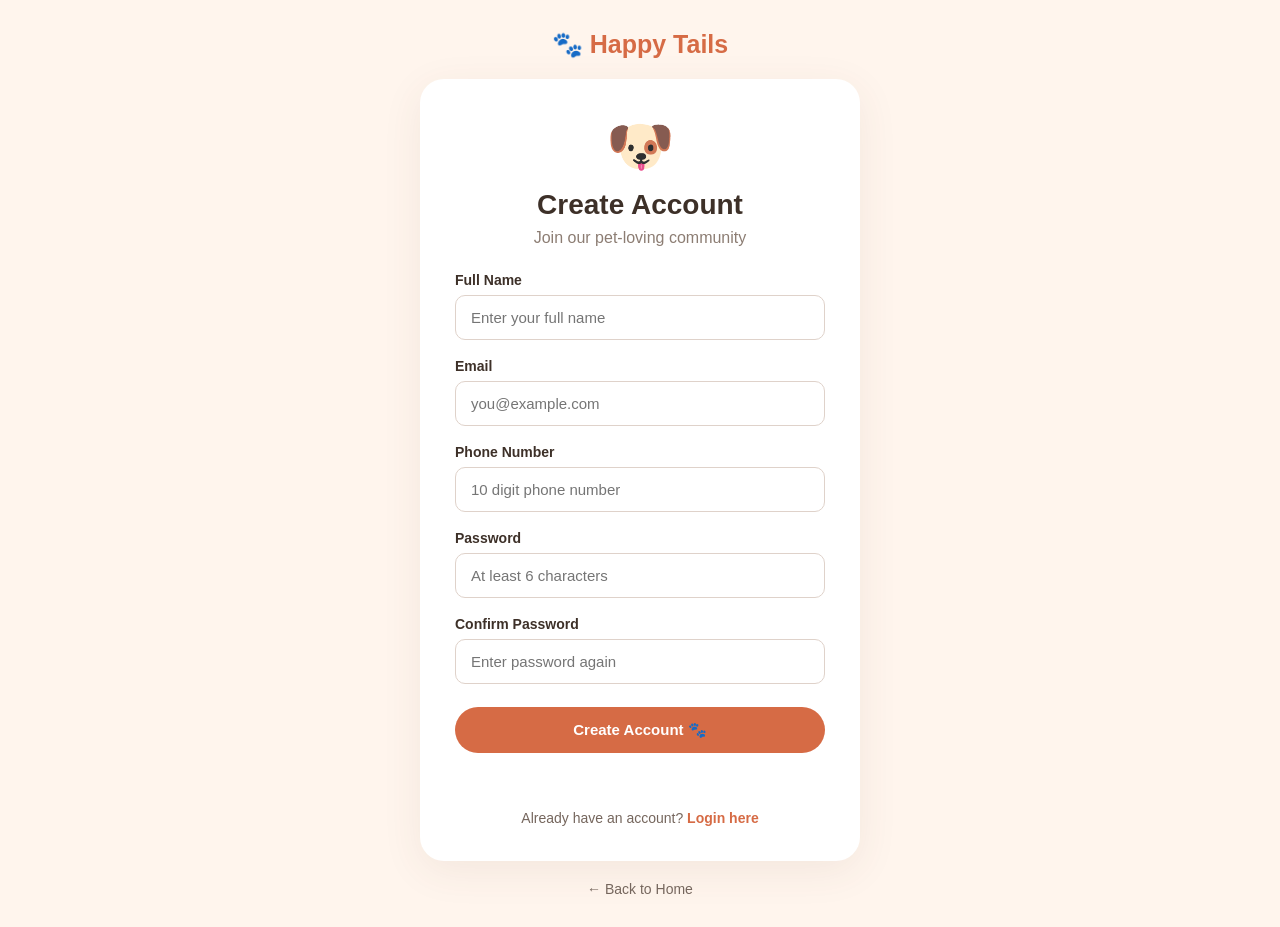
<file: frontend/register.html>
<!DOCTYPE html>
<html lang="en">

<head>

    <meta charset="UTF-8">

    <meta name="viewport"
          content="width=device-width, initial-scale=1.0">

    <title>Create Account - Happy Tails</title>

    <link rel="stylesheet"
          href="css/style.css">

</head>

<body class="auth-page">

    <div class="auth-container">

        <div class="auth-brand">
            🐾 Happy Tails
        </div>

        <div class="auth-card">

            <div class="auth-header">

                <div class="big-icon">
                    🐶
                </div>

                <h1>Create Account</h1>

                <p>
                    Join our pet-loving community
                </p>

            </div>

            <form id="registerForm">

                <div class="form-group">

                    <label for="name">
                        Full Name
                    </label>

                    <input
                        type="text"
                        id="name"
                        name="name"
                        placeholder="Enter your full name"
                        required
                    >

                </div>

                <div class="form-group">

                    <label for="email">
                        Email
                    </label>

                    <input
                        type="email"
                        id="email"
                        name="email"
                        placeholder="you@example.com"
                        required
                    >

                </div>

                <div class="form-group">

                    <label for="phone">
                        Phone Number
                    </label>

                    <input
                        type="tel"
                        id="phone"
                        name="phone"
                        placeholder="10 digit phone number"
                        maxlength="10"
                        required
                    >

                </div>

                <div class="form-group">

                    <label for="password">
                        Password
                    </label>

                    <input
                        type="password"
                        id="password"
                        name="password"
                        placeholder="At least 6 characters"
                        required
                    >

                </div>

                <div class="form-group">

                    <label for="confirmPassword">
                        Confirm Password
                    </label>

                    <input
                        type="password"
                        id="confirmPassword"
                        name="confirmPassword"
                        placeholder="Enter password again"
                        required
                    >

                </div>

                <button
                    type="submit"
                    class="primary-button full-width">

                    Create Account 🐾

                </button>

                <div id="registerMessage"
                     class="message">
                </div>

            </form>

            <div class="auth-footer">

                Already have an account?

                <a href="login.html">
                    Login here
                </a>

            </div>

        </div>

        <a href="index.html"
           class="back-home">
            ← Back to Home
        </a>

    </div>

    <script src="js/register.js"></script>

</body>

</html>
</file>
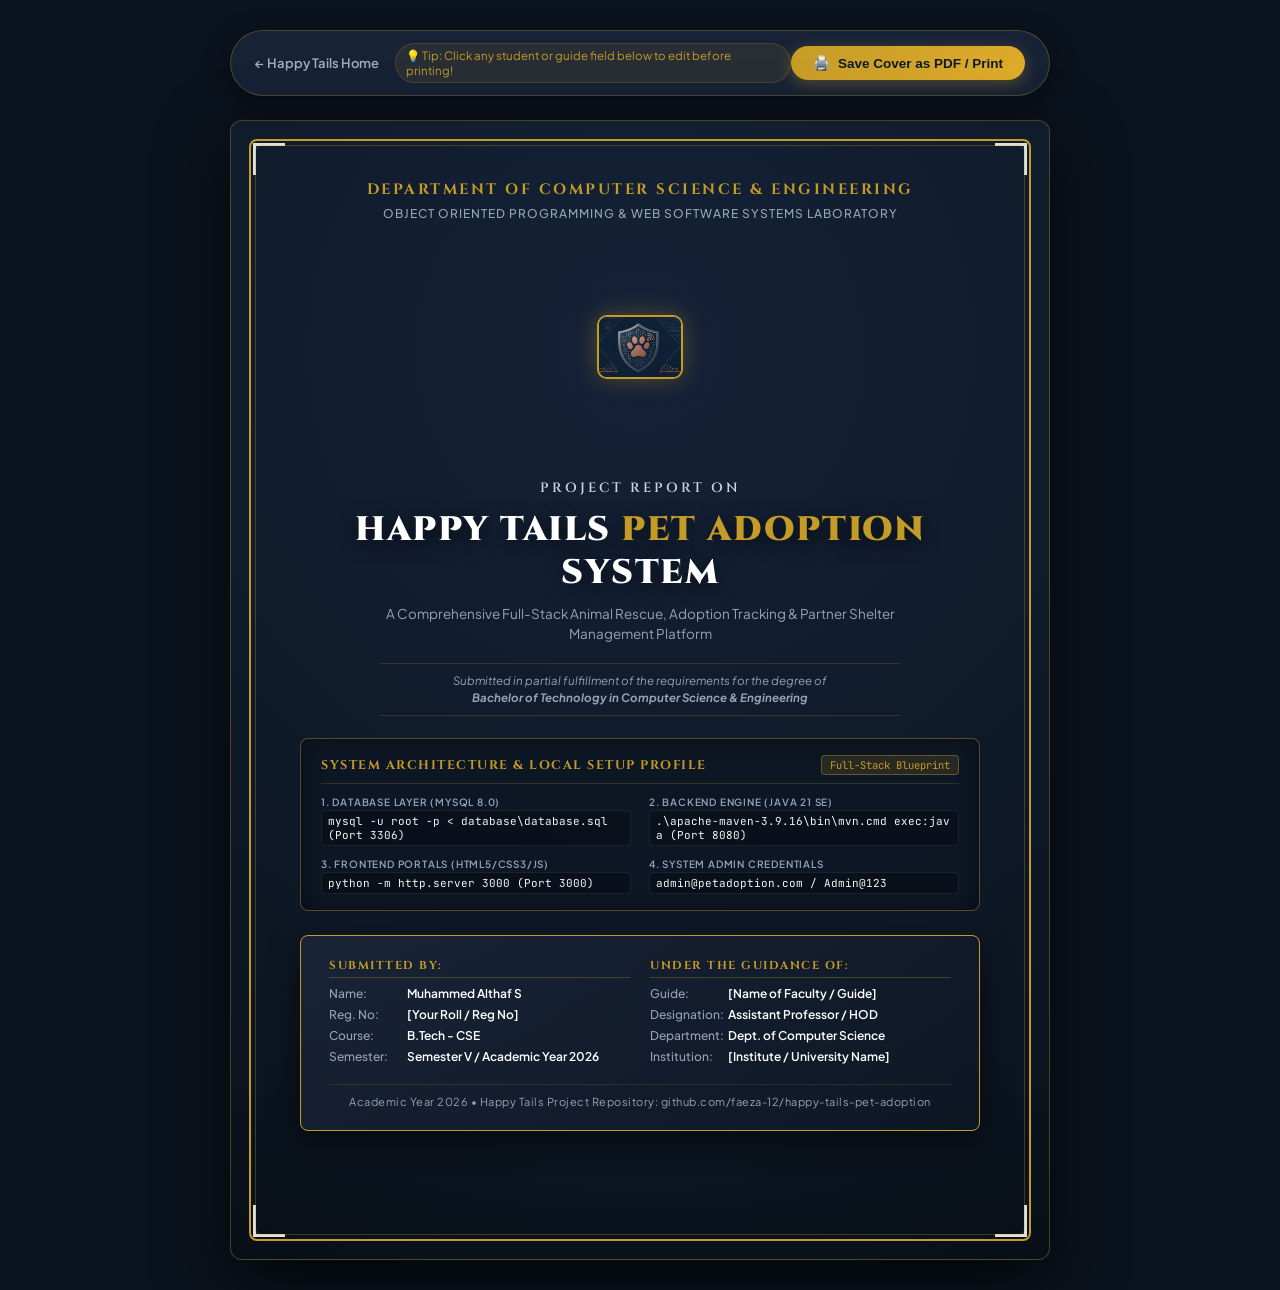
<file: frontend/report-cover.html>
<!DOCTYPE html>
<html lang="en">
<head>
    <meta charset="UTF-8">
    <meta name="viewport" content="width=device-width, initial-scale=1.0">
    <title>Project Report Cover Page - Happy Tails Pet Adoption System</title>
    
    <!-- Google Fonts -->
    <link rel="preconnect" href="https://fonts.googleapis.com">
    <link rel="preconnect" href="https://fonts.gstatic.com" crossorigin>
    <link href="https://fonts.googleapis.com/css2?family=Cinzel:wght@600;700;800;900&family=Plus+Jakarta+Sans:wght@400;500;600;700&family=JetBrains+Mono:wght@500;600&family=Outfit:wght@600;700;800&display=swap" rel="stylesheet">

    <style>
        :root {
            --cover-navy: #0d1b2a;
            --cover-deep-blue: #1b263b;
            --cover-gold: #c59b27;
            --cover-gold-light: #fef9e7;
            --cover-gold-border: rgba(197, 155, 39, 0.4);
            --cover-text-light: #e0e1dd;
            --cover-accent-coral: #e06d48;
            --card-inner-bg: rgba(255, 255, 255, 0.04);
            --card-inner-border: rgba(197, 155, 39, 0.25);
        }

        * {
            margin: 0;
            padding: 0;
            box-sizing: border-box;
        }

        body {
            font-family: 'Plus Jakarta Sans', -apple-system, BlinkMacSystemFont, sans-serif;
            background-color: #0b131e;
            color: #e0e1dd;
            min-height: 100vh;
            display: flex;
            flex-direction: column;
            align-items: center;
            padding: 30px 16px;
            -webkit-font-smoothing: antialiased;
        }

        /* Top Action Bar (Hidden in print) */
        .cover-toolbar {
            width: 100%;
            max-width: 820px;
            display: flex;
            justify-content: space-between;
            align-items: center;
            background: rgba(27, 38, 59, 0.85);
            backdrop-filter: blur(12px);
            padding: 12px 24px;
            border-radius: 50px;
            border: 1px solid rgba(197, 155, 39, 0.3);
            margin-bottom: 24px;
            box-shadow: 0 10px 30px rgba(0, 0, 0, 0.4);
        }

        .tb-left {
            display: flex;
            align-items: center;
            gap: 16px;
        }

        .tb-link {
            color: #a0aec0;
            text-decoration: none;
            font-size: 13px;
            font-weight: 600;
            transition: color 0.2s;
        }
        .tb-link:hover {
            color: #ffffff;
        }

        .tb-hint {
            font-size: 11.5px;
            color: var(--cover-gold);
            background: rgba(197, 155, 39, 0.1);
            padding: 4px 10px;
            border-radius: 20px;
            border: 1px solid rgba(197, 155, 39, 0.2);
        }

        .tb-print-btn {
            display: inline-flex;
            align-items: center;
            gap: 8px;
            background: linear-gradient(135deg, #c59b27 0%, #e0ac2b 100%);
            color: #0d1b2a;
            border: none;
            padding: 9px 22px;
            border-radius: 50px;
            font-size: 13.5px;
            font-weight: 800;
            cursor: pointer;
            box-shadow: 0 4px 16px rgba(197, 155, 39, 0.35);
            transition: transform 0.2s, box-shadow 0.2s;
        }
        .tb-print-btn:hover {
            transform: translateY(-2px);
            box-shadow: 0 6px 20px rgba(197, 155, 39, 0.5);
        }

        /* =====================================================================
           A4 REPORT FRONT COVER SHEET
           Standard A4 Aspect Ratio (210mm x 297mm)
           ===================================================================== */
        .report-sheet {
            width: 100%;
            max-width: 820px;
            min-height: 1140px;
            background: radial-gradient(circle at 50% 20%, #152238 0%, #0d1724 70%, #080f18 100%);
            border: 1px solid rgba(197, 155, 39, 0.35);
            border-radius: 12px;
            box-shadow: 0 25px 70px rgba(0, 0, 0, 0.65);
            padding: 48px 52px;
            display: flex;
            flex-direction: column;
            justify-content: space-between;
            position: relative;
            overflow: hidden;
        }

        /* Decorative Formal Border Inset */
        .report-sheet::before {
            content: "";
            position: absolute;
            top: 18px;
            left: 18px;
            right: 18px;
            bottom: 18px;
            border: 2px solid var(--cover-gold);
            border-radius: 8px;
            pointer-events: none;
        }

        .report-sheet::after {
            content: "";
            position: absolute;
            top: 24px;
            left: 24px;
            right: 24px;
            bottom: 24px;
            border: 1px solid rgba(197, 155, 39, 0.3);
            border-radius: 6px;
            pointer-events: none;
        }

        /* Corner Floral/Geometric Ornaments */
        .ornament {
            position: absolute;
            width: 32px;
            height: 32px;
            border-color: var(--cover-gold);
            pointer-events: none;
        }
        .ornament-tl { top: 22px; left: 22px; border-top: 3px solid; border-left: 3px solid; }
        .ornament-tr { top: 22px; right: 22px; border-top: 3px solid; border-right: 3px solid; }
        .ornament-bl { bottom: 22px; left: 22px; border-bottom: 3px solid; border-left: 3px solid; }
        .ornament-br { bottom: 22px; right: 22px; border-bottom: 3px solid; border-right: 3px solid; }

        /* Top Header (Institution / Course) */
        .cover-header {
            text-align: center;
            position: relative;
            z-index: 2;
            padding-top: 10px;
        }

        .institution-title {
            font-family: 'Cinzel', serif;
            font-size: 15px;
            font-weight: 700;
            letter-spacing: 2.5px;
            color: var(--cover-gold);
            text-transform: uppercase;
            margin-bottom: 6px;
        }

        .course-title {
            font-size: 12px;
            font-weight: 500;
            color: #94a3b8;
            letter-spacing: 1px;
            text-transform: uppercase;
        }

        /* Crest / Emblem */
        .crest-wrap {
            margin: 24px auto 16px auto;
            text-align: center;
            position: relative;
            z-index: 2;
        }

        .shield-crest {
            width: 86px;
            height: 86px;
            margin: 0 auto;
            background: linear-gradient(145deg, rgba(197, 155, 39, 0.15) 0%, rgba(27, 38, 59, 0.7) 100%);
            border: 2px solid var(--cover-gold);
            border-radius: 50%;
            display: flex;
            align-items: center;
            justify-content: center;
            font-size: 42px;
            box-shadow: 0 0 35px rgba(197, 155, 39, 0.2);
        }

        /* Center Section: Main Title & Degree text */
        .cover-body {
            text-align: center;
            position: relative;
            z-index: 2;
            margin: 10px 0;
        }

        .report-prefix {
            font-family: 'Cinzel', serif;
            font-size: 13.5px;
            font-weight: 600;
            letter-spacing: 3px;
            color: #cbd5e1;
            text-transform: uppercase;
            margin-bottom: 12px;
        }

        .main-project-title {
            font-family: 'Cinzel', serif;
            font-size: 34px;
            font-weight: 900;
            letter-spacing: 1.5px;
            color: #ffffff;
            line-height: 1.25;
            text-shadow: 0 4px 18px rgba(0, 0, 0, 0.7);
            margin-bottom: 10px;
        }

        .main-project-title span {
            color: var(--cover-gold);
        }

        .project-tagline {
            font-size: 13.5px;
            color: #94a3b8;
            max-width: 580px;
            margin: 0 auto 18px auto;
            line-height: 1.5;
        }

        .fulfillment-text {
            font-size: 11.5px;
            color: #94a3b8;
            font-style: italic;
            max-width: 520px;
            margin: 0 auto 22px auto;
            line-height: 1.55;
            border-top: 1px solid rgba(197, 155, 39, 0.2);
            border-bottom: 1px solid rgba(197, 155, 39, 0.2);
            padding: 8px 0;
        }

        /* =====================================================================
           SYSTEM SETUP & CONFIGURATION PROFILE (Embedded in Cover)
           ===================================================================== */
        .specs-panel {
            background: rgba(13, 23, 36, 0.85);
            border: 1.5px solid var(--cover-gold-border);
            border-radius: 8px;
            padding: 16px 20px;
            margin: 0 auto 24px auto;
            max-width: 680px;
            text-align: left;
            position: relative;
            z-index: 2;
            box-shadow: inset 0 0 20px rgba(0, 0, 0, 0.4);
        }

        .specs-header {
            display: flex;
            align-items: center;
            justify-content: space-between;
            border-bottom: 1px solid rgba(197, 155, 39, 0.2);
            padding-bottom: 8px;
            margin-bottom: 12px;
        }

        .specs-header h3 {
            font-family: 'Cinzel', serif;
            font-size: 12.5px;
            font-weight: 700;
            letter-spacing: 1.5px;
            color: var(--cover-gold);
            text-transform: uppercase;
        }

        .specs-badge {
            font-family: 'JetBrains Mono', monospace;
            font-size: 10.5px;
            background: rgba(197, 155, 39, 0.15);
            color: var(--cover-gold);
            padding: 2px 8px;
            border-radius: 4px;
            border: 1px solid var(--cover-gold-border);
        }

        .specs-grid {
            display: grid;
            grid-template-columns: 1fr 1fr;
            gap: 12px 18px;
            font-size: 11.5px;
        }

        .spec-item {
            display: flex;
            flex-direction: column;
            gap: 2px;
        }

        .spec-label {
            font-size: 10px;
            text-transform: uppercase;
            letter-spacing: 0.8px;
            color: #94a3b8;
            font-weight: 600;
        }

        .spec-val {
            font-family: 'JetBrains Mono', monospace;
            color: #f1f5f9;
            font-size: 11px;
            background: rgba(0, 0, 0, 0.25);
            padding: 3px 6px;
            border-radius: 4px;
            border: 1px solid rgba(255, 255, 255, 0.08);
            word-break: break-all;
        }

        /* =====================================================================
           SUBMISSION BOX (Editable / Formal Layout)
           ===================================================================== */
        .submission-card {
            background: linear-gradient(145deg, rgba(27, 38, 59, 0.8) 0%, rgba(13, 23, 36, 0.9) 100%);
            border: 1.5px solid var(--cover-gold);
            border-radius: 8px;
            padding: 22px 28px;
            max-width: 680px;
            margin: 0 auto;
            position: relative;
            z-index: 2;
            box-shadow: 0 10px 30px rgba(0, 0, 0, 0.5);
        }

        .submission-grid {
            display: grid;
            grid-template-columns: 1fr 1fr;
            gap: 20px;
            text-align: left;
        }

        .sub-col h4 {
            font-family: 'Cinzel', serif;
            font-size: 11.5px;
            font-weight: 700;
            letter-spacing: 1.5px;
            color: var(--cover-gold);
            text-transform: uppercase;
            margin-bottom: 8px;
            border-bottom: 1px solid rgba(197, 155, 39, 0.3);
            padding-bottom: 4px;
        }

        .sub-field {
            margin-bottom: 6px;
            font-size: 12px;
        }
        .sub-field .lbl {
            color: #94a3b8;
            font-weight: 500;
            display: inline-block;
            width: 72px;
        }
        .sub-field .val {
            color: #ffffff;
            font-weight: 600;
            outline: none;
            padding: 1px 4px;
            border-radius: 3px;
            transition: background 0.2s;
        }
        .sub-field .val:focus {
            background: rgba(197, 155, 39, 0.2);
            box-shadow: 0 0 0 1px var(--cover-gold);
        }

        .cover-footer-note {
            text-align: center;
            margin-top: 14px;
            padding-top: 10px;
            border-top: 1px solid rgba(197, 155, 39, 0.15);
            font-size: 11px;
            color: #94a3b8;
            letter-spacing: 0.5px;
        }

        /* PRINT STYLES (Exact A4 Page Formatting) */
        @media print {
            body {
                background: white !important;
                padding: 0 !important;
                margin: 0 !important;
            }
            .cover-toolbar {
                display: none !important;
            }
            .report-sheet {
                box-shadow: none !important;
                max-width: 100% !important;
                width: 100% !important;
                height: 100vh !important;
                min-height: 100vh !important;
                border-radius: 0 !important;
                border: 2px solid #000 !important;
                padding: 40px !important;
                -webkit-print-color-adjust: exact !important;
                print-color-adjust: exact !important;
            }
            .report-sheet::before {
                border-color: #c59b27 !important;
            }
            .report-sheet::after {
                border-color: rgba(197, 155, 39, 0.5) !important;
            }
            .sub-field .val {
                background: none !important;
            }
        }

        @media (max-width: 768px) {
            .report-sheet {
                padding: 30px 20px;
            }
            .main-project-title {
                font-size: 24px;
            }
            .specs-grid,
            .submission-grid {
                grid-template-columns: 1fr;
                gap: 12px;
            }
        }
    </style>
</head>
<body>

    <!-- Toolbar (Excluded in Print/PDF export) -->
    <header class="cover-toolbar">
        <div class="tb-left">
            <a href="index.html" class="tb-link">← Happy Tails Home</a>
            <span class="tb-hint">💡 Tip: Click any student or guide field below to edit before printing!</span>
        </div>
        <button onclick="window.print()" class="tb-print-btn">
            <span>🖨️</span> Save Cover as PDF / Print
        </button>
    </header>

    <!-- Main Report Front Cover (A4 Sheet) -->
    <main class="report-sheet" id="reportFrontCover">

        <!-- Corner Ornaments -->
        <div class="ornament ornament-tl" aria-hidden="true"></div>
        <div class="ornament ornament-tr" aria-hidden="true"></div>
        <div class="ornament ornament-bl" aria-hidden="true"></div>
        <div class="ornament ornament-br" aria-hidden="true"></div>

        <!-- Top Institution / Academic Header -->
        <header class="cover-header">
            <div class="institution-title" contenteditable="true" spellcheck="false" title="Click to edit institution">
                Department of Computer Science & Engineering
            </div>
            <div class="course-title" contenteditable="true" spellcheck="false" title="Click to edit course name">
                Object Oriented Programming & Web Software Systems Laboratory
            </div>
        </header>

        <!-- Emblem / Shield Crest -->
        <div class="crest-wrap">
            <img src="images/logo.png" alt="Happy Tails Shield Emblem" style="width: 86px; height: auto; border-radius: 10px; border: 2px solid var(--cover-gold); box-shadow: 0 0 25px rgba(197, 155, 39, 0.35);">
        </div>

        <!-- Center Section: Title & Formal Submission Subtitle -->
        <section class="cover-body">
            <div class="report-prefix">
                PROJECT REPORT ON
            </div>

            <h1 class="main-project-title">
                HAPPY TAILS <span>PET ADOPTION</span> SYSTEM
            </h1>

            <p class="project-tagline" contenteditable="true" spellcheck="false">
                A Comprehensive Full-Stack Animal Rescue, Adoption Tracking & Partner Shelter Management Platform
            </p>

            <div class="fulfillment-text" contenteditable="true" spellcheck="false">
                Submitted in partial fulfillment of the requirements for the degree of<br>
                <strong>Bachelor of Technology in Computer Science & Engineering</strong>
            </div>

            <!-- Technical Setup & Architectural Specifications Panel -->
            <div class="specs-panel">
                <div class="specs-header">
                    <h3>System Architecture & Local Setup Profile</h3>
                    <span class="specs-badge">Full-Stack Blueprint</span>
                </div>

                <div class="specs-grid">
                    <div class="spec-item">
                        <span class="spec-label">1. Database Layer (MySQL 8.0)</span>
                        <span class="spec-val">mysql -u root -p &lt; database\database.sql (Port 3306)</span>
                    </div>

                    <div class="spec-item">
                        <span class="spec-label">2. Backend Engine (Java 21 SE)</span>
                        <span class="spec-val">.\apache-maven-3.9.16\bin\mvn.cmd exec:java (Port 8080)</span>
                    </div>

                    <div class="spec-item">
                        <span class="spec-label">3. Frontend Portals (HTML5/CSS3/JS)</span>
                        <span class="spec-val">python -m http.server 3000 (Port 3000)</span>
                    </div>

                    <div class="spec-item">
                        <span class="spec-label">4. System Admin Credentials</span>
                        <span class="spec-val">admin@petadoption.com / Admin@123</span>
                    </div>
                </div>
            </div>

            <!-- Formal Submission Details Box (Editable) -->
            <div class="submission-card">
                <div class="submission-grid">
                    
                    <!-- Submitted By Column -->
                    <div class="sub-col">
                        <h4>SUBMITTED BY:</h4>
                        <div class="sub-field">
                            <span class="lbl">Name:</span>
                            <span class="val" contenteditable="true" spellcheck="false">Muhammed Althaf S</span>
                        </div>
                        <div class="sub-field">
                            <span class="lbl">Reg. No:</span>
                            <span class="val" contenteditable="true" spellcheck="false">[Your Roll / Reg No]</span>
                        </div>
                        <div class="sub-field">
                            <span class="lbl">Course:</span>
                            <span class="val" contenteditable="true" spellcheck="false">B.Tech - CSE</span>
                        </div>
                        <div class="sub-field">
                            <span class="lbl">Semester:</span>
                            <span class="val" contenteditable="true" spellcheck="false">Semester V / Academic Year 2026</span>
                        </div>
                    </div>

                    <!-- Guided By Column -->
                    <div class="sub-col">
                        <h4>UNDER THE GUIDANCE OF:</h4>
                        <div class="sub-field">
                            <span class="lbl">Guide:</span>
                            <span class="val" contenteditable="true" spellcheck="false">[Name of Faculty / Guide]</span>
                        </div>
                        <div class="sub-field">
                            <span class="lbl">Designation:</span>
                            <span class="val" contenteditable="true" spellcheck="false">Assistant Professor / HOD</span>
                        </div>
                        <div class="sub-field">
                            <span class="lbl">Department:</span>
                            <span class="val" contenteditable="true" spellcheck="false">Dept. of Computer Science</span>
                        </div>
                        <div class="sub-field">
                            <span class="lbl">Institution:</span>
                            <span class="val" contenteditable="true" spellcheck="false">[Institute / University Name]</span>
                        </div>
                    </div>

                </div>

                <div class="cover-footer-note" contenteditable="true" spellcheck="false">
                    Academic Year 2026 • Happy Tails Project Repository: github.com/faeza-12/happy-tails-pet-adoption
                </div>
            </div>
        </section>

        <!-- Blank spacer for A4 balance -->
        <div></div>

    </main>

</body>
</html>
</file>
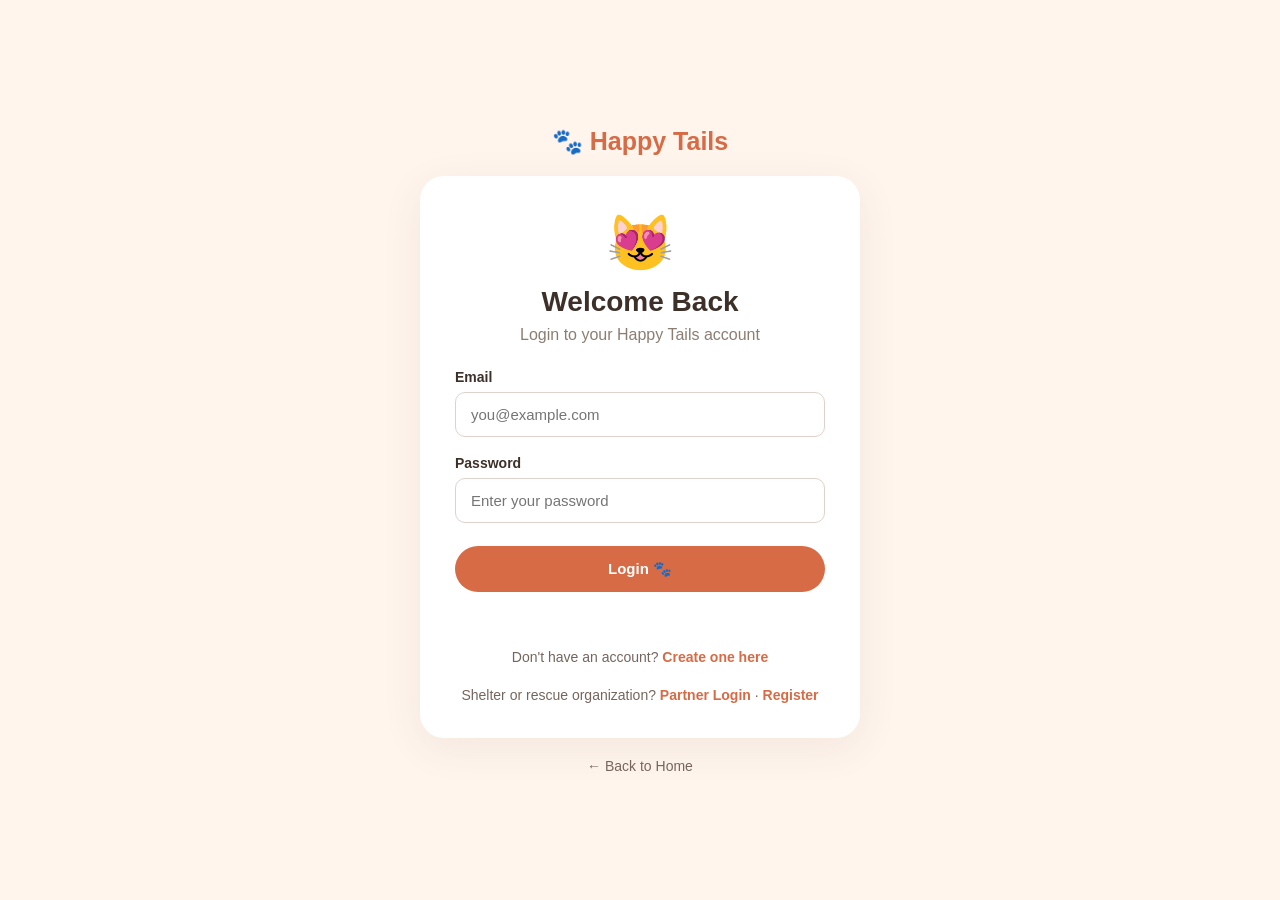
<file: frontend/user-dashboard.html>
<!DOCTYPE html>
<html lang="en">

<head>

    <meta charset="UTF-8">

    <meta
        name="viewport"
        content="width=device-width, initial-scale=1.0">

    <title>
        User Dashboard - Happy Tails
    </title>

    <link
        rel="stylesheet"
        href="css/style.css">

</head>


<body>


    <!-- ================= NAVBAR ================= -->

    <nav class="navbar">

        <div class="logo">
            🐾 Happy Tails
        </div>

        <div class="nav-links">
            <a href="user-dashboard.html" aria-current="page">Dashboard</a>
            <a href="pets.html">Pets</a>
            <a href="my-adoption-requests.html">My Requests</a>
        </div>

        <button
            id="logoutButton"
            class="logout-button">

            Logout

        </button>

    </nav>


    <!-- ================= MAIN ================= -->

    <main class="dashboard">
        <section class="partner-info-note"><strong>🏠 A community of care</strong><p>Pets on Happy Tails are listed by shelters, rescue centers, pet shops and animal welfare organizations.</p></section>


        <!-- ================= WELCOME ================= -->

        <section class="dashboard-header">

            <div>

                <span class="tag">
                    USER DASHBOARD
                </span>

                <h1>
                    Welcome,
                    <span id="userName">
                        Friend
                    </span>!
                    🐾
                </h1>

                <p>
                    Your journey to finding
                    a new furry friend starts here.
                </p>

            </div>


            <div class="dashboard-pet">
                🐕
            </div>

        </section>



        <!-- ================= PETS ================= -->

        <section
            class="admin-section user-pet-section">

            <div class="section-heading">

                <div>

                    <span class="tag">
                        FIND YOUR FRIEND
                    </span>

                    <h2>
                        Pets Waiting for a Home 🏠
                    </h2>

                    <p>
                        Meet the lovely pets waiting
                        for their forever family.
                    </p>

                </div>


                <button
                    class="card-button"
                    onclick="loadUserPets()">

                    🔄 Refresh

                </button>

            </div>


            <div
                id="userPetList"
                class="dashboard-grid">

                <p>
                    Loading pets... 🐾
                </p>

            </div>

        </section>



        <!-- ================= USER OPTIONS ================= -->

        <section class="dashboard-grid">


            <!-- FEATURED PETS -->

            <div class="dashboard-card">

                <div class="card-icon">
                    ⭐
                </div>

                <h2>
                    Featured Pets
                </h2>

                <p>
                    Discover adorable pets
                    available for adoption.
                </p>

                <button
                    class="card-button"
                    onclick="
                        window.location.href='pets.html'
                    ">

                    View Pets 🐾

                </button>

            </div>



            <!-- ADOPTION REQUESTS -->

            <div class="dashboard-card">

                <div class="card-icon">
                    ❤️
                </div>

                <h2>
                    My Adoption Requests
                </h2>

                <p>
                    View your adoption requests
                    and their current status.
                </p>

                <button
                    class="card-button"
                    onclick="
                        window.location.href=
                        'my-adoption-requests.html'
                    ">

                    View My Requests ❤️

                </button>

            </div>


        </section>


    </main>


    <!-- ================= JAVASCRIPT ================= -->

    <script src="js/dashboard.js"></script>


</body>

</html>
</file>
<file: frontend/css/style.css>
* {
    margin: 0;
    padding: 0;
    box-sizing: border-box;
}

body {
    font-family: Arial, Helvetica, sans-serif;
    background: #fffaf5;
    color: #3d3028;
    min-height: 100vh;
}

a {
    text-decoration: none;
    color: inherit;
}

/* NAVBAR */

.navbar {
    height: 72px;
    padding: 0 7%;
    display: flex;
    align-items: center;
    justify-content: space-between;
    background: #ffffff;
    border-bottom: 1px solid #f0e4da;
}

.logo {
    font-size: 24px;
    font-weight: bold;
    color: #d66b45;
}

.nav-links {
    display: flex;
    align-items: center;
    gap: 25px;
}

.nav-links a {
    font-weight: 600;
}

.nav-links a:hover {
    color: #d66b45;
}

.nav-button {
    background: #d66b45;
    color: white !important;
    padding: 11px 20px;
    border-radius: 25px;
}

/* HERO */

.hero {
    max-width: 1200px;
    margin: 0 auto;
    padding: 90px 7%;
    display: flex;
    align-items: center;
    justify-content: space-between;
    gap: 50px;
}

.hero-content {
    max-width: 650px;
}

.tag {
    display: inline-block;
    background: #ffe8dc;
    color: #c05d3b;
    padding: 8px 14px;
    border-radius: 20px;
    font-size: 13px;
    font-weight: bold;
    margin-bottom: 20px;
}

.hero h1 {
    font-size: 55px;
    line-height: 1.1;
    margin-bottom: 25px;
}

.hero h1 span {
    color: #d66b45;
}

.hero p {
    font-size: 18px;
    line-height: 1.7;
    color: #75665d;
    margin-bottom: 30px;
}

.hero-buttons {
    display: flex;
    gap: 15px;
}

.primary-button,
.secondary-button {
    display: inline-block;
    border: none;
    cursor: pointer;
    padding: 14px 25px;
    border-radius: 30px;
    font-size: 15px;
    font-weight: bold;
    transition: 0.2s;
}

.primary-button {
    background: #d66b45;
    color: white;
}

.primary-button:hover {
    background: #bd5938;
    transform: translateY(-2px);
}

.secondary-button {
    background: white;
    color: #d66b45;
    border: 1px solid #e8cfc0;
}

.secondary-button:hover {
    background: #fff0e8;
}

.hero-pet {
    width: 300px;
    height: 300px;
    background: #ffe6d8;
    border-radius: 50%;
    display: flex;
    align-items: center;
    justify-content: center;
    font-size: 150px;
}

/* FEATURES */

.features {
    padding: 60px 7%;
    background: white;
    text-align: center;
}

.features h2 {
    font-size: 34px;
    margin-bottom: 35px;
}

.feature-grid {
    max-width: 1100px;
    margin: auto;
    display: grid;
    grid-template-columns: repeat(3, 1fr);
    gap: 25px;
}

.feature-card {
    padding: 35px 25px;
    background: #fffaf5;
    border-radius: 20px;
    border: 1px solid #f0e4da;
}

.feature-icon {
    font-size: 45px;
    margin-bottom: 15px;
}

.feature-card h3 {
    margin-bottom: 12px;
    font-size: 20px;
}

.feature-card p {
    color: #75665d;
    line-height: 1.6;
}

/* FOOTER */

footer {
    text-align: center;
    padding: 30px;
    color: #8c7d73;
}

/* AUTH PAGE */

.auth-page {
    background: #fff5ed;
    min-height: 100vh;
    display: flex;
    align-items: center;
    justify-content: center;
}

.auth-container {
    width: 100%;
    max-width: 480px;
    padding: 30px 20px;
}

.auth-brand {
    text-align: center;
    color: #d66b45;
    font-size: 25px;
    font-weight: bold;
    margin-bottom: 20px;
}

.auth-card {
    background: white;
    padding: 35px;
    border-radius: 24px;
    box-shadow: 0 10px 40px rgba(100, 70, 50, 0.08);
}

.auth-header {
    text-align: center;
    margin-bottom: 25px;
}

.big-icon {
    font-size: 55px;
    margin-bottom: 10px;
}

.auth-header h1 {
    font-size: 28px;
    margin-bottom: 8px;
}

.auth-header p {
    color: #8c7d73;
}

.form-group {
    margin-bottom: 18px;
}

.form-group label {
    display: block;
    margin-bottom: 7px;
    font-weight: bold;
    font-size: 14px;
}

.form-group input {
    width: 100%;
    padding: 13px 15px;
    border: 1px solid #dfd2ca;
    border-radius: 10px;
    outline: none;
    font-size: 15px;
}

.form-group input:focus {
    border-color: #d66b45;
}

.full-width {
    width: 100%;
    margin-top: 5px;
}

.message {
    margin-top: 15px;
    text-align: center;
    font-size: 14px;
    min-height: 20px;
}

.message.success {
    color: #2e8b57;
}

.message.error {
    color: #c0392b;
}

.auth-footer {
    margin-top: 22px;
    text-align: center;
    color: #75665d;
    font-size: 14px;
}

.auth-footer a {
    color: #d66b45;
    font-weight: bold;
}

.back-home {
    display: block;
    text-align: center;
    margin-top: 20px;
    color: #75665d;
    font-size: 14px;
}

/* DASHBOARD */

.dashboard {
    max-width: 1200px;
    margin: auto;
    padding: 60px 7%;
}

.dashboard-header {
    padding: 45px;
    background: #ffe7d9;
    border-radius: 25px;
    display: flex;
    align-items: center;
    justify-content: space-between;
    margin-bottom: 40px;
}

.dashboard-header h1 {
    font-size: 40px;
    margin-bottom: 10px;
}

.dashboard-header h1 span {
    color: #d66b45;
}

.dashboard-header p {
    color: #75665d;
}

.dashboard-pet {
    font-size: 100px;
}

.dashboard-grid {
    display: grid;
    grid-template-columns: repeat(3, 1fr);
    gap: 25px;
}

.dashboard-card {
    background: white;
    padding: 30px;
    border-radius: 20px;
    border: 1px solid #eee0d6;
    box-shadow: 0 5px 20px rgba(100, 70, 50, 0.05);
}

.card-icon {
    font-size: 45px;
    margin-bottom: 15px;
}

.dashboard-card h2 {
    font-size: 21px;
    margin-bottom: 12px;
}

.dashboard-card p {
    color: #75665d;
    line-height: 1.6;
    margin-bottom: 20px;
}

.card-button {
    border: none;
    background: #ffe7d9;
    color: #c05d3b;
    padding: 10px 16px;
    border-radius: 20px;
    font-weight: bold;
}

.logout-button {
    border: none;
    background: #fff0e8;
    color: #c05d3b;
    padding: 11px 20px;
    border-radius: 22px;
    font-weight: bold;
    cursor: pointer;
}

.logout-button:hover {
    background: #ffe0d0;
}

/* RESPONSIVE */

@media (max-width: 800px) {

    .hero {
        flex-direction: column;
        text-align: center;
        padding-top: 60px;
    }

    .hero h1 {
        font-size: 40px;
    }

    .hero-buttons {
        justify-content: center;
    }

    .feature-grid,
    .dashboard-grid {
        grid-template-columns: 1fr;
    }

    .hero-pet {
        width: 220px;
        height: 220px;
        font-size: 100px;
    }

    .dashboard-header {
        flex-direction: column;
        text-align: center;
        gap: 20px;
    }

    .dashboard-header h1 {
        font-size: 30px;
    }
}

@media (max-width: 500px) {

    .navbar {
        padding: 0 20px;
    }

    .nav-links {
        gap: 10px;
    }

    .hero {
        padding-left: 20px;
        padding-right: 20px;
    }

    .hero h1 {
        font-size: 34px;
    }

    .auth-card {
        padding: 25px 20px;
    }
}
/* =====================================================
   HAPPY TAILS LANDING PAGE
   ===================================================== */

.landing-page {
    margin: 0;
    min-height: 100vh;
    font-family: Arial, sans-serif;
    background:
        radial-gradient(circle at 15% 20%, #ffe9df 0, transparent 28%),
        radial-gradient(circle at 85% 30%, #eee7ff 0, transparent 30%),
        linear-gradient(135deg, #fffaf7, #fff4ee);
    color: #29232b;
    overflow-x: hidden;
}


/* ================= NAVIGATION ================= */

.landing-nav {
    position: relative;
    z-index: 10;

    width: min(1180px, 90%);
    margin: auto;

    padding: 24px 0;

    display: flex;
    justify-content: space-between;
    align-items: center;
}

.logo {
    display: flex;
    align-items: center;
    gap: 8px;

    font-size: 23px;
    font-weight: 800;
}

.logo:first-letter {
    font-size: 28px;
}

.nav-links {
    display: flex;
    align-items: center;
    gap: 28px;
}

.nav-links a {
    text-decoration: none;
    color: #4a4148;
    font-weight: 600;
    transition: 0.25s ease;
}

.nav-links a:hover {
    color: #d86b45;
    transform: translateY(-2px);
}

.nav-login {
    padding: 10px 18px;

    border-radius: 20px;

    background: white;

    box-shadow: 0 5px 20px rgba(80, 50, 40, 0.08);
}

.nav-register {
    padding: 11px 20px;

    border-radius: 20px;

    color: white !important;

    background: #dc7048;

    box-shadow: 0 7px 20px rgba(220, 112, 72, 0.25);
}

.nav-partner {
    padding: 10px 18px;
    border-radius: 20px;
    background: #fff4ed;
    color: #dc7048 !important;
    border: 1.5px solid #ffd8c7;
    font-weight: 700 !important;
    font-size: 14px;
    display: inline-flex;
    align-items: center;
    gap: 6px;
    box-shadow: 0 4px 12px rgba(220, 112, 72, 0.1);
}

.nav-partner:hover {
    background: #dc7048;
    color: white !important;
    border-color: #dc7048;
    box-shadow: 0 6px 18px rgba(220, 112, 72, 0.25);
    transform: translateY(-2px);
}


/* ================= HERO ================= */

.hero {
    width: min(1180px, 90%);
    min-height: 680px;

    margin: auto;

    display: grid;
    grid-template-columns: 1fr 1fr;

    align-items: center;

    gap: 60px;

    position: relative;
    z-index: 2;
}

.hero-text {
    animation: fadeUp 0.8s ease both;
}

.mini-badge {
    display: inline-block;

    padding: 9px 15px;

    border-radius: 30px;

    background: rgba(255, 255, 255, 0.8);

    color: #b75c3c;

    font-size: 14px;
    font-weight: 700;

    box-shadow: 0 8px 25px rgba(80, 50, 40, 0.08);
}

.hero h1 {
    margin: 22px 0 20px;

    font-size: clamp(48px, 6vw, 76px);

    line-height: 0.98;

    letter-spacing: -3px;
}

.hero h1 span {
    display: block;
    color: #db7048;
}

.hero-text > p {
    max-width: 570px;

    font-size: 18px;

    line-height: 1.7;

    color: #71666d;
}

.hero-buttons {
    display: flex;
    flex-wrap: wrap;

    gap: 14px;

    margin-top: 30px;
}

.hero-button {
    display: inline-flex;

    align-items: center;
    justify-content: center;

    padding: 16px 24px;

    border-radius: 30px;

    text-decoration: none;

    font-weight: 800;

    transition:
        transform 0.25s ease,
        box-shadow 0.25s ease;
}

.hero-button:hover {
    transform: translateY(-4px);
}

.hero-button.primary {
    color: white;

    background: #dc7048;

    box-shadow:
        0 12px 25px rgba(220, 112, 72, 0.3);
}

.hero-button.secondary {
    color: #554b51;

    background: white;

    box-shadow:
        0 10px 25px rgba(80, 50, 40, 0.09);
}

.tiny-note {
    margin-top: 18px;

    color: #968a90;

    font-size: 13px;
}


/* ================= PET SCENE ================= */

.pet-scene {
    height: 520px;

    position: relative;

    display: flex;
    justify-content: center;
    align-items: center;

    animation: fadeUp 1s ease 0.15s both;
}

.pet-card {
    width: 350px;
    height: 350px;

    border-radius: 46% 54% 55% 45% / 45% 45% 55% 55%;

    background:
        linear-gradient(145deg, #ffe2d3, #f8c8b6);

    display: flex;
    justify-content: center;
    align-items: center;

    position: relative;

    box-shadow:
        0 35px 70px rgba(120, 75, 60, 0.15);

    transition: transform 0.15s ease-out;

    animation: floatPet 4s ease-in-out infinite;
}

.main-pet {
    font-size: 150px;

    filter:
        drop-shadow(0 12px 8px rgba(100, 60, 50, 0.15));

    animation: petBounce 2.8s ease-in-out infinite;
}

.pet-shadow {
    position: absolute;

    bottom: 45px;

    width: 150px;
    height: 25px;

    border-radius: 50%;

    background: rgba(90, 60, 50, 0.12);

    filter: blur(5px);

    animation: shadowPulse 2.8s ease-in-out infinite;
}

.pet-speech {
    position: absolute;

    right: -40px;
    top: 35px;

    padding: 13px 18px;

    border-radius: 20px 20px 20px 5px;

    background: white;

    font-weight: 800;

    box-shadow:
        0 10px 30px rgba(80, 50, 40, 0.12);

    animation: speechFloat 2.5s ease-in-out infinite;
}

.pet-sparkle {
    position: absolute;

    color: white;

    font-size: 30px;

    animation: sparkle 2s ease-in-out infinite;
}

.sparkle-1 {
    top: 45px;
    left: 55px;
}

.sparkle-2 {
    bottom: 70px;
    right: 55px;

    animation-delay: 0.7s;
}

.small-pet {
    position: absolute;

    font-size: 70px;

    filter:
        drop-shadow(0 8px 5px rgba(80, 50, 40, 0.12));
}

.cat {
    left: 15px;
    bottom: 70px;

    animation: littleFloat 3s ease-in-out infinite;
}

.bunny {
    right: 15px;
    bottom: 30px;

    animation: littleFloat 3.5s ease-in-out infinite reverse;
}

.sun {
    position: absolute;

    top: 15px;
    right: 30px;

    font-size: 70px;

    animation: slowSpin 8s linear infinite;
}

.floating-heart {
    position: absolute;

    font-size: 32px;

    animation: heartFloat 3s ease-in-out infinite;
}

.heart-1 {
    left: 100px;
    top: 70px;
}

.heart-2 {
    right: 80px;
    bottom: 110px;

    animation-delay: 1s;
}


/* ================= BACKGROUND ================= */

.background-decor {
    position: fixed;

    inset: 0;

    pointer-events: none;

    overflow: hidden;

    z-index: 0;
}

.paw {
    position: absolute;

    font-size: 25px;

    opacity: 0.18;

    animation: pawDrift 10s ease-in-out infinite;
}

.paw-1 {
    left: 8%;
    top: 25%;
}

.paw-2 {
    left: 20%;
    bottom: 10%;

    animation-delay: 2s;
}

.paw-3 {
    right: 15%;
    top: 15%;

    animation-delay: 4s;
}

.paw-4 {
    right: 5%;
    bottom: 25%;

    animation-delay: 6s;
}

.cloud {
    position: absolute;

    font-size: 80px;

    opacity: 0.5;

    animation: cloudMove 18s linear infinite;
}

.cloud-1 {
    top: 15%;
    left: -100px;
}

.cloud-2 {
    top: 55%;
    left: -150px;

    font-size: 60px;

    animation-delay: 8s;
}

.blob {
    position: absolute;

    border-radius: 50%;

    filter: blur(1px);

    opacity: 0.35;

    animation: blobMove 12s ease-in-out infinite;
}

.blob-1 {
    width: 300px;
    height: 300px;

    background: #ffd8c7;

    left: -120px;
    top: 45%;
}

.blob-2 {
    width: 250px;
    height: 250px;

    background: #ded4ff;

    right: -100px;
    top: 20%;

    animation-delay: 3s;
}


/* ================= INFO SECTION ================= */

.info-section {
    position: relative;
    z-index: 2;

    padding: 100px 5%;

    background: rgba(255, 255, 255, 0.72);
}

.section-heading {
    text-align: center;

    max-width: 650px;

    margin: auto;
}

.section-heading > span {
    font-size: 32px;
}

.section-heading h2 {
    font-size: 40px;

    margin: 12px 0;

    letter-spacing: -1px;
}

.section-heading p {
    color: #7d7078;

    line-height: 1.7;
}

.feature-grid {
    max-width: 1050px;

    margin: 55px auto 0;

    display: grid;

    grid-template-columns:
        repeat(3, 1fr);

    gap: 22px;
}

.feature-card {
    padding: 35px 28px;

    text-align: center;

    background: white;

    border-radius: 28px;

    box-shadow:
        0 15px 45px rgba(80, 50, 40, 0.07);

    transition: transform 0.3s ease;
}

.feature-card:hover {
    transform: translateY(-8px) rotate(1deg);
}

.feature-icon {
    font-size: 52px;

    margin-bottom: 15px;
}

.feature-card h3 {
    font-size: 21px;
}

.feature-card p {
    color: #80747a;

    line-height: 1.6;
}


/* ================= HOW SECTION ================= */

.how-section {
    position: relative;
    z-index: 2;

    padding: 100px 5%;
}

.steps {
    max-width: 850px;

    margin: 55px auto 0;

    display: grid;

    gap: 20px;
}

.step {
    display: flex;

    align-items: center;

    gap: 22px;

    padding: 24px;

    background: white;

    border-radius: 25px;

    box-shadow:
        0 10px 35px rgba(80, 50, 40, 0.06);
}

.step-number {
    min-width: 65px;
    height: 65px;

    display: flex;

    align-items: center;
    justify-content: center;

    border-radius: 20px;

    background: #ffe0d1;

    color: #c35e3d;

    font-weight: 900;
}

.step h3 {
    margin: 0 0 6px;
}

.step p {
    margin: 0;

    color: #82777c;

    line-height: 1.5;
}


/* ================= FINAL CTA ================= */

.final-cta {
    position: relative;
    z-index: 2;

    margin: 30px auto 80px;

    width: min(850px, 85%);

    padding: 70px 30px;

    text-align: center;

    border-radius: 40px;

    background:
        linear-gradient(135deg, #ffe1d2, #eee5ff);

    box-shadow:
        0 25px 60px rgba(80, 50, 40, 0.1);
}

.cta-pet {
    font-size: 70px;

    animation: petBounce 2.5s ease-in-out infinite;
}

.final-cta h2 {
    font-size: 40px;

    margin: 12px auto;

    max-width: 600px;
}

.final-cta p {
    color: #796e74;

    margin-bottom: 25px;
}


/* ================= FOOTER ================= */

footer {
    position: relative;
    z-index: 2;

    padding: 25px 5%;

    display: flex;
    justify-content: space-between;

    color: #8c7f85;

    font-size: 14px;

    border-top: 1px solid rgba(0, 0, 0, 0.05);
}


/* ================= ANIMATIONS ================= */

@keyframes fadeUp {

    from {
        opacity: 0;
        transform: translateY(25px);
    }

    to {
        opacity: 1;
        transform: translateY(0);
    }

}

@keyframes floatPet {

    0%, 100% {
        transform: translateY(0) rotate(-2deg);
    }

    50% {
        transform: translateY(-15px) rotate(2deg);
    }

}

@keyframes petBounce {

    0%, 100% {
        transform: translateY(0) scale(1);
    }

    50% {
        transform: translateY(-9px) scale(1.03);
    }

}

@keyframes shadowPulse {

    0%, 100% {
        transform: scale(1);
        opacity: 0.12;
    }

    50% {
        transform: scale(0.8);
        opacity: 0.06;
    }

}

@keyframes speechFloat {

    0%, 100% {
        transform: translateY(0);
    }

    50% {
        transform: translateY(-7px);
    }

}

@keyframes sparkle {

    0%, 100% {
        opacity: 0.3;
        transform: scale(0.8) rotate(0);
    }

    50% {
        opacity: 1;
        transform: scale(1.2) rotate(20deg);
    }

}

@keyframes littleFloat {

    0%, 100% {
        transform: translateY(0);
    }

    50% {
        transform: translateY(-12px);
    }

}

@keyframes heartFloat {

    0%, 100% {
        transform: translateY(0) rotate(-5deg);
    }

    50% {
        transform: translateY(-15px) rotate(8deg);
    }

}

@keyframes pawDrift {

    0%, 100% {
        transform: translateY(0) rotate(0);
    }

    50% {
        transform: translateY(-30px) rotate(15deg);
    }

}

@keyframes cloudMove {

    from {
        transform: translateX(-150px);
    }

    to {
        transform: translateX(120vw);
    }

}

@keyframes blobMove {

    0%, 100% {
        transform: translate(0, 0) scale(1);
    }

    50% {
        transform: translate(30px, -40px) scale(1.1);
    }

}

@keyframes slowSpin {

    from {
        transform: rotate(0);
    }

    to {
        transform: rotate(360deg);
    }

}


/* ================= MOBILE ================= */

@media (max-width: 800px) {

    .landing-nav {
        padding: 18px 0;
    }

    .nav-links {
        gap: 10px;
    }

    .nav-links a:not(.nav-login):not(.nav-register) {
        display: none;
    }

    .hero {
        grid-template-columns: 1fr;

        text-align: center;

        padding-top: 50px;
    }

    .hero-text > p {
        margin-left: auto;
        margin-right: auto;
    }

    .hero-buttons {
        justify-content: center;
    }

    .pet-scene {
        height: 420px;
    }

    .pet-card {
        width: 280px;
        height: 280px;
    }

    .main-pet {
        font-size: 120px;
    }

    .feature-grid {
        grid-template-columns: 1fr;
    }

    .section-heading h2 {
        font-size: 32px;
    }

    .final-cta h2 {
        font-size: 30px;
    }

    footer {
        flex-direction: column;

        gap: 10px;

        text-align: center;
    }

}
/* ==========================================
   ADMIN PET MANAGEMENT
   ========================================== */

.admin-section {
    margin-top: 40px;
}

.section-heading {
    display: flex;
    justify-content: space-between;
    align-items: center;
    gap: 20px;
    margin-bottom: 25px;
}

.section-heading h2 {
    margin: 8px 0;
    font-size: 32px;
}

.section-heading p {
    margin: 0;
    color: #766b68;
}


/* Pet cards */

.pet-management-card {
    background: white;
    border: 1px solid #f0ddd3;
    border-radius: 22px;
    padding: 25px;
    display: flex;
    flex-direction: column;
    gap: 15px;
    box-shadow: 0 8px 20px rgba(80, 50, 40, 0.08);
    transition: transform 0.2s ease,
                box-shadow 0.2s ease;
}

.pet-management-card:hover {
    transform: translateY(-5px);
    box-shadow: 0 12px 25px rgba(80, 50, 40, 0.12);
}


/* Big pet emoji */

.pet-management-icon {
    width: 90px;
    height: 90px;
    border-radius: 20px;
    background: #fff0e8;

    display: flex;
    align-items: center;
    justify-content: center;

    font-size: 55px;
}


/* Pet information */

.pet-management-info h3 {
    margin: 0 0 12px;
    font-size: 25px;
}

.pet-management-info p {
    margin: 7px 0;
    color: #6f625d;
    line-height: 1.5;
}

.pet-management-info strong {
    color: #3d312c;
}


/* Status */

.pet-status {
    display: inline-block;
    width: fit-content;

    padding: 7px 14px;

    border-radius: 20px;

    font-size: 13px;
    font-weight: 700;
    letter-spacing: 0.5px;
}

.pet-status.available {
    background: #e5f8ec;
    color: #25834b;
}

.pet-status.adopted {
    background: #ffe6e6;
    color: #b54242;
}


/* Delete button */

.delete-pet-button {
    border: none;
    border-radius: 12px;

    padding: 11px 18px;

    background: #ffe1d5;
    color: #c95735;

    font-size: 14px;
    font-weight: 700;

    cursor: pointer;

    transition: all 0.2s ease;
}

.delete-pet-button:hover {
    background: #c95735;
    color: white;
}


/* Mobile */

@media (max-width: 700px) {

    .section-heading {
        flex-direction: column;
        align-items: flex-start;
    }

    .pet-management-card {
        padding: 20px;
    }

}
/* ==========================================
   ADMIN PORTAL
   ========================================== */

.nav-admin {
    font-weight: 700;
}

.admin-portal-section {
    padding: 50px 8%;
}

.admin-portal-card {
    max-width: 1000px;
    margin: 0 auto;

    padding: 30px;

    background: white;
    border: 1px solid #f0ddd3;
    border-radius: 24px;

    display: flex;
    align-items: center;
    gap: 25px;

    box-shadow: 0 10px 25px rgba(80, 50, 40, 0.08);
}

.admin-portal-icon {
    font-size: 55px;

    width: 90px;
    height: 90px;

    display: flex;
    align-items: center;
    justify-content: center;

    background: #fff0e8;
    border-radius: 20px;
}

.admin-label {
    font-size: 12px;
    font-weight: 700;
    letter-spacing: 1px;
    color: #c95735;
}

.admin-portal-card h2 {
    margin: 7px 0;
}

.admin-portal-card p {
    margin: 0;
    color: #766b68;
}

.admin-portal-card .hero-button {
    margin-left: auto;
    white-space: nowrap;
}

@media (max-width: 700px) {

    .admin-portal-card {
        flex-direction: column;
        text-align: center;
    }

    .admin-portal-card .hero-button {
        margin-left: 0;
    }

}
/* ==========================================
   USER PET PAGE
   ========================================== */

.user-pet-section {
    text-align: center;
    margin: 45px auto;
    max-width: 1000px;
}

.user-pet-section .section-heading {
    display: block;
    text-align: center;
}

.user-pet-section .section-heading span {
    font-size: 35px;
}

.user-pet-section .section-heading h2 {
    margin: 8px 0;
    font-size: 32px;
}

.user-pet-section .section-heading p {
    margin-bottom: 20px;
}

.browse-pets-button {
    display: inline-block;
}


/* ==========================================
   PETS PAGE
   ========================================== */

.pets-page {
    max-width: 1100px;
    margin: 0 auto;
    padding: 50px 25px;
}

.pets-page-header {
    text-align: center;
    margin-bottom: 40px;
}

.pets-page-header h1 {
    font-size: 42px;
    margin: 15px 0 10px;
}

.pets-page-header p {
    color: #766b68;
    font-size: 18px;
    margin-bottom: 20px;
}

.pets-grid {
    display: grid;
    grid-template-columns:
        repeat(auto-fit, minmax(280px, 1fr));

    gap: 25px;
}


/* Individual pet */

.pet-card-user {
    background: white;
    border: 1px solid #f0ddd3;
    border-radius: 24px;

    padding: 28px;

    box-shadow:
        0 8px 20px rgba(80, 50, 40, 0.08);

    transition:
        transform 0.2s ease,
        box-shadow 0.2s ease;
}

.pet-card-user:hover {
    transform: translateY(-6px);

    box-shadow:
        0 12px 28px rgba(80, 50, 40, 0.12);
}

.pet-emoji {
    width: 90px;
    height: 90px;

    background: #fff0e8;

    border-radius: 22px;

    display: flex;
    align-items: center;
    justify-content: center;

    font-size: 55px;

    margin-bottom: 18px;
}

.pet-card-user h2 {
    margin: 0 0 12px;
}

.pet-card-user p {
    color: #766b68;
    line-height: 1.5;
}

.pet-description {
    margin-top: 18px;
}

.pet-status-user {
    display: inline-block;

    margin: 10px 0 18px;

    padding: 8px 14px;

    border-radius: 20px;

    background: #e5f8ec;
    color: #25834b;

    font-weight: 700;
}

.pet-details-button {
    display: block;
    width: fit-content;
}


/* Back to dashboard */

.back-link {
    text-decoration: none;
    margin-right: 15px;
    color: #c95735;
    font-weight: 600;
}

.adoption-request-form {
    display: grid;
    gap: 10px;
    margin-top: 18px;
}

.adoption-request-form label {
    color: #554b51;
    font-weight: 700;
}

.adoption-request-form textarea {
    width: 100%;
    min-height: 82px;
    resize: vertical;
    padding: 12px;
    border: 1px solid #eadbd4;
    border-radius: 12px;
    font: inherit;
}

.adoption-request-form button:disabled,
.admin-request-actions button:disabled {
    cursor: wait;
    opacity: 0.65;
}

.admin-request-list {
    display: grid;
    gap: 16px;
}

.admin-request-card {
    padding: 22px;
    background: #fff;
    border: 1px solid #f0ddd3;
    border-radius: 18px;
    box-shadow: 0 8px 20px rgba(80, 50, 40, 0.06);
}

.admin-request-card p {
    color: #766b68;
    line-height: 1.55;
    overflow-wrap: anywhere;
}

.admin-request-heading,
.admin-request-actions {
    display: flex;
    align-items: center;
    justify-content: space-between;
    flex-wrap: wrap;
    gap: 12px;
}

.admin-request-heading h3 {
    margin: 0;
}

.request-status {
    display: inline-block;
    padding: 7px 12px;
    border-radius: 16px;
    font-size: 12px;
    font-weight: 800;
}

.status-pending {
    color: #8a6110;
    background: #fff2c9;
}

.status-approved {
    color: #257446;
    background: #e3f6e9;
}

.status-rejected {
    color: #a33c3c;
    background: #ffe7e5;
}

.admin-request-actions {
    justify-content: flex-start;
}

.partner-info-note, .partner-status-panel {
    padding: 18px 22px;
    margin: 18px 0;
    background: #eff8f2;
    border-left: 4px solid #4f9c69;
    border-radius: 8px;
}
.partner-info-note p { margin: 7px 0 0; color: #566b5b; }
.partner-status-panel h2 { margin: 0; font-size: 22px; }
.partner-summary { display: grid; grid-template-columns: repeat(4, minmax(0, 1fr)); gap: 12px; }
.partner-summary-item { display: grid; gap: 5px; padding: 16px; background: #fff; border: 1px solid #eee0d8; border-radius: 8px; }
.partner-summary-item strong { font-size: 24px; }
.partner-summary-item span { color: #766b68; }
.partner-form-actions { display: flex; flex-wrap: wrap; gap: 10px; align-items: center; }
.partner-auth { max-width: 760px; }
.partner-auth h1 { font-size: 32px; }
.partner-auth .pet-form { grid-template-columns: repeat(2, minmax(0, 1fr)); }
.partner-auth .pet-form label, .partner-auth .pet-form .message, .partner-auth .pet-form button { display: grid; gap: 8px; }
.partner-auth input, .partner-auth select, .partner-auth textarea, .partner-dashboard input, .partner-dashboard select, .partner-dashboard textarea { padding: 11px; border: 1px solid #eadbd4; border-radius: 8px; font: inherit; width: 100%; }
#partnerManagement[hidden] { display: none; }

@media (max-width: 700px) {
    .partner-summary { grid-template-columns: repeat(2, minmax(0, 1fr)); }
    .partner-auth .pet-form { grid-template-columns: 1fr; }
}

@media (max-width: 800px) {
    .navbar {
        height: auto;
        min-height: 72px;
        flex-wrap: wrap;
        gap: 10px 14px;
        padding-block: 12px;
    }

    .nav-links {
        flex: 1 1 100%;
        justify-content: center;
        flex-wrap: wrap;
        gap: 8px 16px;
    }

    .nav-links a {
        font-size: 14px;
    }
}

/* ========================================
   HAPPY TAILS — PARTNER REGISTRATION
   ======================================== */

.partner-page {
    background: #fff8f2;
    color: #352a28;
}

.partner-page .navbar {
    position: sticky;
    top: 0;
    z-index: 10;
    background: rgba(255, 255, 255, 0.96);
    border-bottom: 1px solid #f3e4da;
    padding: 18px 7%;
}

.partner-page .logo {
    color: #e56d4b;
    font-size: 25px;
    font-weight: 800;
    text-decoration: none;
}

.partner-page .nav-links a {
    color: #352a28;
    font-weight: 600;
    text-decoration: none;
}

.partner-layout {
    width: min(1200px, 90%);
    margin: 48px auto;
    display: grid;
    grid-template-columns: 0.9fr 1.1fr;
    gap: 48px;
    align-items: start;
}

.partner-intro {
    position: sticky;
    top: 115px;
    padding: 40px 12px 30px 0;
}

.partner-page .tag {
    display: inline-block;
    padding: 9px 15px;
    border-radius: 30px;
    background: #ffe6db;
    color: #c95335;
    font-size: 12px;
    font-weight: 800;
    letter-spacing: 1px;
}

.partner-intro h1 {
    margin: 24px 0 18px;
    font-size: clamp(32px, 3.5vw, 48px);
    line-height: 1.15;
    letter-spacing: -1.2px;
}

.partner-intro > p {
    color: #776761;
    font-size: 16px;
    line-height: 1.8;
}

.partner-benefits {
    display: grid;
    gap: 23px;
    margin-top: 35px;
}

.benefit {
    display: flex;
    align-items: flex-start;
    gap: 15px;
}

.benefit > span {
    display: grid;
    place-items: center;
    flex-shrink: 0;
    width: 48px;
    height: 48px;
    border-radius: 15px;
    background: #ffeadf;
    font-size: 23px;
}

.benefit h3 {
    margin: 2px 0 5px;
    font-size: 16px;
}

.benefit p {
    margin: 0;
    color: #85736c;
    font-size: 14px;
    line-height: 1.6;
}

.partner-intro .partner-note {
    margin-top: 35px;
    padding: 15px 18px;
    border-left: 3px solid #e87553;
    border-radius: 0 10px 10px 0;
    background: #fff0e8;
    font-size: 13px;
    line-height: 1.7;
}

.partner-page .partner-auth {
    width: 100%;
    box-sizing: border-box;
    padding: 36px;
    border: 1px solid #f3e6dd;
    border-radius: 24px;
    background: #ffffff;
    box-shadow: 0 18px 55px rgba(104, 68, 48, 0.08);
}

.partner-auth h2 {
    margin: 20px 0 10px;
    font-size: 29px;
    line-height: 1.3;
}

.partner-auth > p:not(.auth-footer) {
    color: #85736c;
    line-height: 1.6;
}

.partner-page .pet-form {
    display: grid;
    gap: 17px;
    margin-top: 25px;
}

.partner-page .pet-form label {
    display: grid;
    gap: 8px;
    color: #453631;
    font-size: 14px;
    font-weight: 600;
}

.partner-page .pet-form input,
.partner-page .pet-form select,
.partner-page .pet-form textarea {
    width: 100%;
    box-sizing: border-box;
    padding: 13px 14px;
    border: 1px solid #eadbd2;
    border-radius: 10px;
    outline: none;
    background: #fffdfb;
    color: #352a28;
    font: inherit;
    font-size: 14px;
    transition: border-color 0.2s, box-shadow 0.2s;
}

.partner-page .pet-form input,
.partner-page .pet-form select {
    min-height: 47px;
}

.partner-page .pet-form textarea {
    min-height: 90px;
    resize: vertical;
}

.partner-page .pet-form input:focus,
.partner-page .pet-form select:focus,
.partner-page .pet-form textarea:focus {
    border-color: #e87553;
    box-shadow: 0 0 0 3px rgba(232, 117, 83, 0.13);
}

.partner-page .partner-submit {
    width: 100%;
    min-height: 50px;
    margin-top: 5px;
    border: none;
    border-radius: 11px;
    background: #e87553;
    color: #ffffff;
    font-size: 15px;
    font-weight: 700;
    cursor: pointer;
    transition: background 0.2s, transform 0.2s;
}

.partner-page .partner-submit:hover {
    background: #cf5d3d;
    transform: translateY(-1px);
}

.partner-page .auth-footer {
    margin-top: 22px;
    color: #776761;
    text-align: center;
    font-size: 14px;
}

.partner-page .auth-footer a {
    color: #d85f3e;
    font-weight: 700;
    text-decoration: none;
}

.partner-page .auth-footer a:hover {
    text-decoration: underline;
}

.partner-page #partnerRegisterMessage:empty {
    display: none;
}

@media (max-width: 850px) {
    .partner-layout {
        width: min(620px, 92%);
        grid-template-columns: 1fr;
        gap: 25px;
        margin: 28px auto;
    }

    .partner-intro {
        position: static;
        padding: 10px 4px;
    }

    .partner-intro h1 {
        font-size: 36px;
    }

    .partner-benefits {
        gap: 17px;
        margin-top: 25px;
    }

    .partner-intro .partner-note {
        margin-top: 24px;
    }
}

@media (max-width: 480px) {
    .partner-page .navbar {
        padding: 16px 5%;
    }

    .partner-page .logo {
        font-size: 21px;
    }

    .partner-layout {
        width: 92%;
        margin: 20px auto;
    }

    .partner-page .partner-auth {
        padding: 23px 18px;
        border-radius: 18px;
    }

    .partner-auth h2 {
        font-size: 25px;
    }
}

/* =========================================
   HAPPY TAILS - PARTNER DASHBOARD
   ========================================= */

.partner-dashboard-page {
    background: #fff9f5;
    color: #352b29;
}

.partner-dashboard-page [hidden] {
    display: none !important;
}

.partner-dashboard {
    width: min(1180px, 92%);
    margin: 38px auto 70px;
}

.partner-welcome {
    display: flex;
    align-items: center;
    justify-content: space-between;
    gap: 30px;
    padding: 44px;
    border: 1px solid #f5dfd3;
    border-radius: 28px;
    background: linear-gradient(120deg, #fff0e7, #fffaf6 72%);
    box-shadow: 0 12px 35px rgba(101, 62, 43, 0.06);
}

.partner-welcome-text {
    min-width: 0;
}

.partner-welcome h1 {
    margin: 18px 0 12px;
    font-size: clamp(27px, 4vw, 42px);
    line-height: 1.2;
    overflow-wrap: anywhere;
}

.partner-welcome p,
.partner-section-heading p,
.partner-form-title p,
.partner-list-heading p {
    color: #806e66;
    line-height: 1.7;
}

.partner-welcome-art {
    display: grid;
    place-items: center;
    flex: 0 0 145px;
    width: 145px;
    height: 145px;
    border-radius: 35px;
    background: #ffe3d4;
    font-size: 76px;
    transform: rotate(3deg);
}

.partner-cta {
    display: inline-flex;
    align-items: center;
    justify-content: center;
    margin-top: 12px;
    text-decoration: none;
}

.partner-status-panel {
    display: flex;
    align-items: flex-start;
    gap: 18px;
    margin: 26px 0 38px;
    padding: 24px 28px;
    border: 1px solid #f2dfd5;
    border-radius: 20px;
    background: #fff;
    box-shadow: 0 8px 25px rgba(101, 62, 43, 0.04);
}

.partner-status-icon,
.partner-profile-avatar {
    display: grid;
    place-items: center;
    flex-shrink: 0;
    width: 58px;
    height: 58px;
    border-radius: 18px;
    background: #fff0e7;
    font-size: 28px;
}

.partner-status-panel h2 {
    margin: 2px 0 9px;
    font-size: 19px;
}

.partner-status-panel p {
    margin: 9px 0 0;
    color: #806e66;
    line-height: 1.6;
}

.partner-verification-badge {
    display: inline-block;
    padding: 7px 13px;
    border-radius: 30px;
    background: #fff0cf;
    color: #8b5c0b;
    font-size: 12px;
    font-weight: 800;
    letter-spacing: 0.5px;
}

.partner-section {
    margin: 42px 0;
    scroll-margin-top: 95px;
}

.partner-section-heading {
    display: flex;
    align-items: center;
    justify-content: space-between;
    gap: 20px;
    margin-bottom: 23px;
}

.partner-section-heading h2 {
    margin: 13px 0 5px;
    font-size: clamp(23px, 3vw, 31px);
}

.partner-section-heading p {
    margin: 5px 0 0;
}

.partner-heading-icon {
    display: grid;
    place-items: center;
    flex-shrink: 0;
    width: 64px;
    height: 64px;
    border-radius: 21px;
    background: #ffebe0;
    font-size: 30px;
}

.partner-profile-card,
.partner-form-card {
    padding: 28px;
    border: 1px solid #f1ded3;
    border-radius: 23px;
    background: #fff;
    box-shadow: 0 10px 30px rgba(101, 62, 43, 0.045);
}

.partner-profile-card {
    display: flex;
    align-items: center;
    gap: 20px;
}

.partner-profile-card p {
    margin: 0;
    color: #675750;
    line-height: 1.9;
    overflow-wrap: anywhere;
}

.partner-form-title {
    display: flex;
    align-items: center;
    gap: 14px;
    margin-bottom: 25px;
}

.partner-form-icon {
    display: grid;
    place-items: center;
    flex-shrink: 0;
    width: 48px;
    height: 48px;
    border-radius: 15px;
    background: #ffebe0;
    color: #d65e37;
    font-size: 28px;
    font-weight: 700;
}

.partner-form-title h3,
.partner-list-heading h3 {
    margin: 0 0 5px;
    font-size: 20px;
}

.partner-form-title p,
.partner-list-heading p {
    margin: 0;
    font-size: 14px;
}

.partner-pet-form {
    display: block;
}

.partner-form-grid {
    display: grid;
    grid-template-columns: repeat(2, minmax(0, 1fr));
    gap: 20px;
}

.partner-pet-form label {
    display: flex;
    flex-direction: column;
    gap: 9px;
    min-width: 0;
    color: #493832;
    font-size: 14px;
    font-weight: 700;
}

.partner-pet-form label > span {
    display: inline;
    color: #d65e37;
}

.partner-pet-form input,
.partner-pet-form select,
.partner-pet-form textarea {
    box-sizing: border-box;
    width: 100%;
    min-width: 0;
    padding: 13px 14px;
    border: 1px solid #ead8cd;
    border-radius: 12px;
    outline: none;
    background: #fffdfb;
    color: #352b29;
    font: inherit;
    font-size: 14px;
    transition: border-color 0.2s, box-shadow 0.2s;
}

.partner-pet-form input,
.partner-pet-form select {
    min-height: 47px;
}

.partner-pet-form textarea {
    resize: vertical;
}

.partner-pet-form input:focus,
.partner-pet-form select:focus,
.partner-pet-form textarea:focus {
    border-color: #e47750;
    box-shadow: 0 0 0 3px rgba(228, 119, 80, 0.13);
}

.partner-description-field {
    grid-column: 1 / -1;
}

.partner-form-actions {
    display: flex;
    align-items: center;
    flex-wrap: wrap;
    gap: 12px;
    margin-top: 24px;
}

.partner-form-actions button,
.partner-section-heading button {
    cursor: pointer;
}

.partner-list-heading {
    margin: 32px 0 18px;
}

.partner-pets-grid {
    display: grid;
    grid-template-columns: repeat(2, minmax(0, 1fr));
    gap: 22px;
}

.partner-pets-grid .pet-management-card {
    display: flex;
    flex-direction: column;
    gap: 16px;
    min-width: 0;
    padding: 24px;
    border: 1px solid #f1ded3;
    border-radius: 22px;
    background: #fff;
    box-shadow: 0 8px 24px rgba(101, 62, 43, 0.045);
    transition: transform 0.2s, box-shadow 0.2s;
}

.partner-pets-grid .pet-management-card:hover {
    transform: translateY(-3px);
    box-shadow: 0 13px 30px rgba(101, 62, 43, 0.09);
}

.partner-pets-grid .pet-management-icon {
    display: grid;
    place-items: center;
    width: 86px;
    height: 86px;
    overflow: hidden;
    border-radius: 22px;
    background: #fff0e7;
    color: #7a4b38;
    font-size: 39px;
}

.partner-pets-grid .pet-management-icon img {
    width: 100%;
    height: 100%;
    object-fit: cover;
}

.partner-pets-grid .pet-management-info {
    min-width: 0;
}

.partner-pets-grid .pet-management-info h3 {
    margin: 0 0 10px;
    font-size: 23px;
    overflow-wrap: anywhere;
}

.partner-pets-grid .pet-management-info p {
    color: #806e66;
    line-height: 1.7;
    overflow-wrap: anywhere;
}

.partner-pets-grid .partner-form-actions {
    margin-top: auto;
}

.partner-empty-state {
    grid-column: 1 / -1;
    padding: 30px;
    border: 1px dashed #e9cfc0;
    border-radius: 18px;
    background: #fffdfb;
    color: #806e66;
    line-height: 1.7;
    text-align: center;
}

.partner-notice {
    display: flex;
    align-items: flex-start;
    gap: 13px;
    margin-bottom: 22px;
    padding: 18px 20px;
    border: 1px solid #f2dfc4;
    border-radius: 16px;
    background: #fff7e9;
}

.partner-notice > span {
    font-size: 22px;
}

.partner-notice p {
    margin: 0;
    color: #705b45;
    line-height: 1.7;
}

.partner-request-grid {
    display: grid;
    grid-template-columns: repeat(2, minmax(0, 1fr));
    gap: 18px;
}

.partner-request-grid .admin-request-card {
    min-width: 0;
    padding: 23px;
    border: 1px solid #f1ded3;
    border-radius: 19px;
    background: #fff;
    box-shadow: 0 8px 22px rgba(101, 62, 43, 0.04);
    overflow-wrap: anywhere;
}

.partner-request-grid .admin-request-heading {
    display: flex;
    align-items: flex-start;
    justify-content: space-between;
    flex-wrap: wrap;
    gap: 12px;
}

.partner-request-grid .admin-request-heading h3 {
    margin: 0;
    font-size: 18px;
}

.partner-request-grid .request-status {
    display: inline-block;
    padding: 7px 11px;
    border-radius: 30px;
    background: #fff0cf;
    color: #8b5c0b;
    font-size: 11px;
    font-weight: 800;
}

.partner-request-grid .status-approved {
    background: #e2f6e9;
    color: #247547;
}

.partner-request-grid .status-rejected {
    background: #fde8e7;
    color: #a83e39;
}

.partner-request-grid .status-pending {
    background: #fff0cf;
    color: #8b5c0b;
}

.partner-request-grid p {
    color: #806e66;
    line-height: 1.7;
}

.partner-footer {
    padding: 25px 15px;
    border-top: 1px solid #f1ded3;
    color: #806e66;
    text-align: center;
    font-size: 13px;
}

@media (max-width: 760px) {
    .partner-dashboard {
        width: min(100% - 28px, 600px);
        margin-top: 22px;
    }

    .partner-welcome {
        padding: 27px 23px;
        border-radius: 22px;
    }

    .partner-welcome-art {
        flex-basis: 75px;
        width: 75px;
        height: 75px;
        border-radius: 22px;
        font-size: 43px;
    }

    .partner-welcome h1 {
        font-size: 27px;
    }

    .partner-status-panel,
    .partner-profile-card,
    .partner-form-card {
        padding: 21px;
    }

    .partner-form-grid,
    .partner-pets-grid,
    .partner-request-grid {
        grid-template-columns: 1fr;
    }

    .partner-section-heading {
        align-items: flex-start;
    }

    .partner-heading-icon {
        width: 48px;
        height: 48px;
        font-size: 23px;
    }

    .partner-description-field {
        grid-column: auto;
    }

    .partner-profile-card {
        align-items: flex-start;
    }
}

@media (max-width: 480px) {
    .partner-welcome-art {
        display: none;
    }

    .partner-status-panel {
        gap: 12px;
        padding: 18px;
    }

    .partner-status-icon {
        width: 45px;
        height: 45px;
        font-size: 23px;
    }

    .partner-section-heading {
        flex-wrap: wrap;
    }

    .partner-section-heading > button {
        width: 100%;
    }

    .partner-form-actions button {
        width: 100%;
    }
}
</file>
<file: frontend/css/partner-minimal.css>
/* ==========================================================================
   Happy Tails - Minimal Partner Portal Stylesheet
   Clean, modern, uncluttered, distraction-free design (No heavy photos)
   ========================================================================== */

@import url('https://fonts.googleapis.com/css2?family=Plus+Jakarta+Sans:wght@400;500;600;700&family=Outfit:wght@500;600;700;800&display=swap');

:root {
    --pm-primary: #d9623c;
    --pm-primary-hover: #c4522e;
    --pm-primary-subtle: #fff4ef;
    --pm-primary-ring: rgba(217, 98, 60, 0.18);
    
    --pm-bg: #f9f6f2;
    --pm-card-bg: #ffffff;
    --pm-surface-muted: #f5efe9;
    
    --pm-text-title: #1f1915;
    --pm-text-body: #5e5148;
    --pm-text-subtle: #8c7e75;
    
    --pm-border: #e8ded6;
    --pm-border-focus: #d9623c;
    
    --pm-radius-sm: 8px;
    --pm-radius-md: 14px;
    --pm-radius-lg: 20px;
    --pm-radius-full: 9999px;

    --pm-shadow: 0 10px 30px rgba(40, 25, 15, 0.06);
    --pm-shadow-sm: 0 4px 12px rgba(40, 25, 15, 0.04);
}

* {
    margin: 0;
    padding: 0;
    box-sizing: border-box;
}

body.partner-minimal-page {
    font-family: 'Plus Jakarta Sans', -apple-system, BlinkMacSystemFont, 'Segoe UI', Roboto, sans-serif;
    background-color: var(--pm-bg);
    color: var(--pm-text-body);
    min-height: 100vh;
    display: flex;
    flex-direction: column;
    align-items: center;
    justify-content: center;
    padding: 32px 16px;
    -webkit-font-smoothing: antialiased;
}

/* Minimal Top Brand Bar */
.pm-header {
    text-align: center;
    margin-bottom: 24px;
}

.pm-logo {
    display: inline-flex;
    align-items: center;
    gap: 8px;
    text-decoration: none;
    font-family: 'Outfit', sans-serif;
    font-size: 24px;
    font-weight: 800;
    color: var(--pm-text-title);
    letter-spacing: -0.3px;
    transition: transform 0.2s ease;
}

.pm-logo:hover {
    transform: translateY(-1px);
}

.pm-logo .paw {
    color: var(--pm-primary);
    font-size: 22px;
}

.pm-badge {
    display: inline-block;
    margin-top: 6px;
    font-size: 11px;
    font-weight: 700;
    letter-spacing: 0.8px;
    text-transform: uppercase;
    background: var(--pm-primary-subtle);
    color: var(--pm-primary);
    padding: 3px 10px;
    border-radius: var(--pm-radius-full);
    border: 1px solid rgba(217, 98, 60, 0.2);
}

/* Auth Card Container */
.pm-card {
    width: 100%;
    max-width: 520px;
    background: var(--pm-card-bg);
    border-radius: var(--pm-radius-lg);
    box-shadow: var(--pm-shadow);
    border: 1px solid var(--pm-border);
    padding: 36px 32px;
    transition: box-shadow 0.2s ease;
}

.pm-card.pm-card-login {
    max-width: 440px;
}

/* Segmented Switcher (Login / Register) */
.pm-tabs {
    display: flex;
    background: var(--pm-surface-muted);
    padding: 4px;
    border-radius: var(--pm-radius-md);
    margin-bottom: 24px;
    border: 1px solid var(--pm-border);
}

.pm-tab {
    flex: 1;
    text-align: center;
    padding: 8px 14px;
    font-size: 13px;
    font-weight: 600;
    color: var(--pm-text-subtle);
    text-decoration: none;
    border-radius: calc(var(--pm-radius-md) - 3px);
    transition: all 0.2s ease;
}

.pm-tab.active {
    background: #ffffff;
    color: var(--pm-text-title);
    font-weight: 700;
    box-shadow: var(--pm-shadow-sm);
}

/* Titles */
.pm-title-group {
    margin-bottom: 22px;
    text-align: left;
}

.pm-title {
    font-family: 'Outfit', sans-serif;
    font-size: 22px;
    font-weight: 700;
    color: var(--pm-text-title);
    letter-spacing: -0.3px;
    margin-bottom: 4px;
}

.pm-subtitle {
    font-size: 13px;
    color: var(--pm-text-subtle);
    line-height: 1.45;
}

/* Organization Type Minimal Pill Selector */
.pm-type-pills {
    display: grid;
    grid-template-columns: repeat(2, 1fr);
    gap: 8px;
    margin-bottom: 16px;
}

.pm-type-pill {
    display: flex;
    align-items: center;
    gap: 8px;
    padding: 10px 12px;
    background: #ffffff;
    border: 1.5px solid var(--pm-border);
    border-radius: var(--pm-radius-md);
    font-size: 12px;
    font-weight: 600;
    color: var(--pm-text-body);
    cursor: pointer;
    transition: all 0.2s ease;
    user-select: none;
}

.pm-type-pill:hover {
    border-color: var(--pm-primary);
    background: var(--pm-primary-subtle);
}

.pm-type-pill.selected {
    border-color: var(--pm-primary);
    background: var(--pm-primary-subtle);
    color: var(--pm-primary);
    font-weight: 700;
}

.pm-type-pill .pill-icon {
    font-size: 16px;
    line-height: 1;
}

/* Hidden synced select */
.pm-hidden-select {
    display: none;
}

/* Form Fields */
.pm-field {
    margin-bottom: 15px;
}

.pm-field-row {
    display: grid;
    grid-template-columns: 1fr 1fr;
    gap: 12px;
}

.pm-label-wrap {
    display: flex;
    justify-content: space-between;
    align-items: baseline;
    margin-bottom: 6px;
}

.pm-label {
    font-size: 12px;
    font-weight: 600;
    color: var(--pm-text-title);
    letter-spacing: 0.1px;
}

.pm-label span.req {
    color: var(--pm-primary);
}

.pm-counter {
    font-size: 11px;
    color: var(--pm-text-subtle);
}

.pm-input-wrap {
    position: relative;
    display: flex;
    align-items: center;
}

.pm-input,
.pm-textarea {
    width: 100%;
    padding: 11px 14px;
    font-family: inherit;
    font-size: 13.5px;
    color: var(--pm-text-title);
    background: #ffffff;
    border: 1.5px solid var(--pm-border);
    border-radius: var(--pm-radius-md);
    outline: none;
    transition: all 0.2s ease;
}

.pm-input:focus,
.pm-textarea:focus {
    border-color: var(--pm-primary);
    box-shadow: 0 0 0 3px var(--pm-primary-ring);
}

.pm-input::placeholder,
.pm-textarea::placeholder {
    color: #a89a91;
    font-size: 13px;
}

.pm-textarea {
    min-height: 70px;
    resize: vertical;
    line-height: 1.45;
}

/* Password Toggle Icon */
.pm-pass-toggle {
    position: absolute;
    right: 12px;
    top: 50%;
    transform: translateY(-50%);
    background: none;
    border: none;
    font-size: 15px;
    cursor: pointer;
    color: var(--pm-text-subtle);
    padding: 4px;
    line-height: 1;
    border-radius: 4px;
}

.pm-pass-toggle:hover {
    color: var(--pm-primary);
}

/* Submit Button */
.pm-submit-btn {
    width: 100%;
    margin-top: 8px;
    padding: 13px 20px;
    background: var(--pm-primary);
    color: #ffffff;
    font-family: inherit;
    font-size: 14px;
    font-weight: 700;
    border: none;
    border-radius: var(--pm-radius-md);
    cursor: pointer;
    transition: all 0.2s ease;
    display: flex;
    align-items: center;
    justify-content: center;
    gap: 8px;
    box-shadow: 0 4px 14px rgba(217, 98, 60, 0.22);
}

.pm-submit-btn:hover:not(:disabled) {
    background: var(--pm-primary-hover);
    transform: translateY(-1px);
    box-shadow: 0 6px 18px rgba(217, 98, 60, 0.28);
}

.pm-submit-btn:disabled {
    opacity: 0.65;
    cursor: not-allowed;
    transform: none;
}

/* Response / Message Alerts */
.pm-message {
    margin-top: 14px;
    padding: 0;
    border-radius: var(--pm-radius-md);
    font-size: 13px;
    line-height: 1.4;
    transition: all 0.2s ease;
    empty-cells: hide;
}

.pm-message.success,
.pm-message.error,
.pm-message.info {
    padding: 12px 14px;
}

.pm-message.success {
    background: #eefbf4;
    border: 1px solid #c2eed5;
    color: #10723d;
}

.pm-message.error {
    background: #fdf2f2;
    border: 1px solid #fac8c8;
    color: #a82020;
}

.pm-message.info {
    background: var(--pm-primary-subtle);
    border: 1px solid rgba(217, 98, 60, 0.2);
    color: var(--pm-primary);
}

/* Links & Footer */
.pm-footer-links {
    margin-top: 22px;
    padding-top: 18px;
    border-top: 1px solid var(--pm-border);
    display: flex;
    flex-direction: column;
    gap: 8px;
    text-align: center;
    font-size: 12.5px;
    color: var(--pm-text-subtle);
}

.pm-footer-links a {
    color: var(--pm-primary);
    font-weight: 600;
    text-decoration: none;
}

.pm-footer-links a:hover {
    text-decoration: underline;
}

.pm-back {
    display: inline-block;
    margin-top: 18px;
    font-size: 12.5px;
    color: var(--pm-text-subtle);
    text-decoration: none;
    transition: color 0.2s;
}

.pm-back:hover {
    color: var(--pm-primary);
}

/* Mobile Responsiveness */
@media (max-width: 520px) {
    body.partner-minimal-page {
        padding: 20px 12px;
    }

    .pm-card {
        padding: 24px 20px;
    }

    .pm-field-row {
        grid-template-columns: 1fr;
        gap: 0;
    }

    .pm-type-pills {
        grid-template-columns: 1fr;
    }
}
</file>
